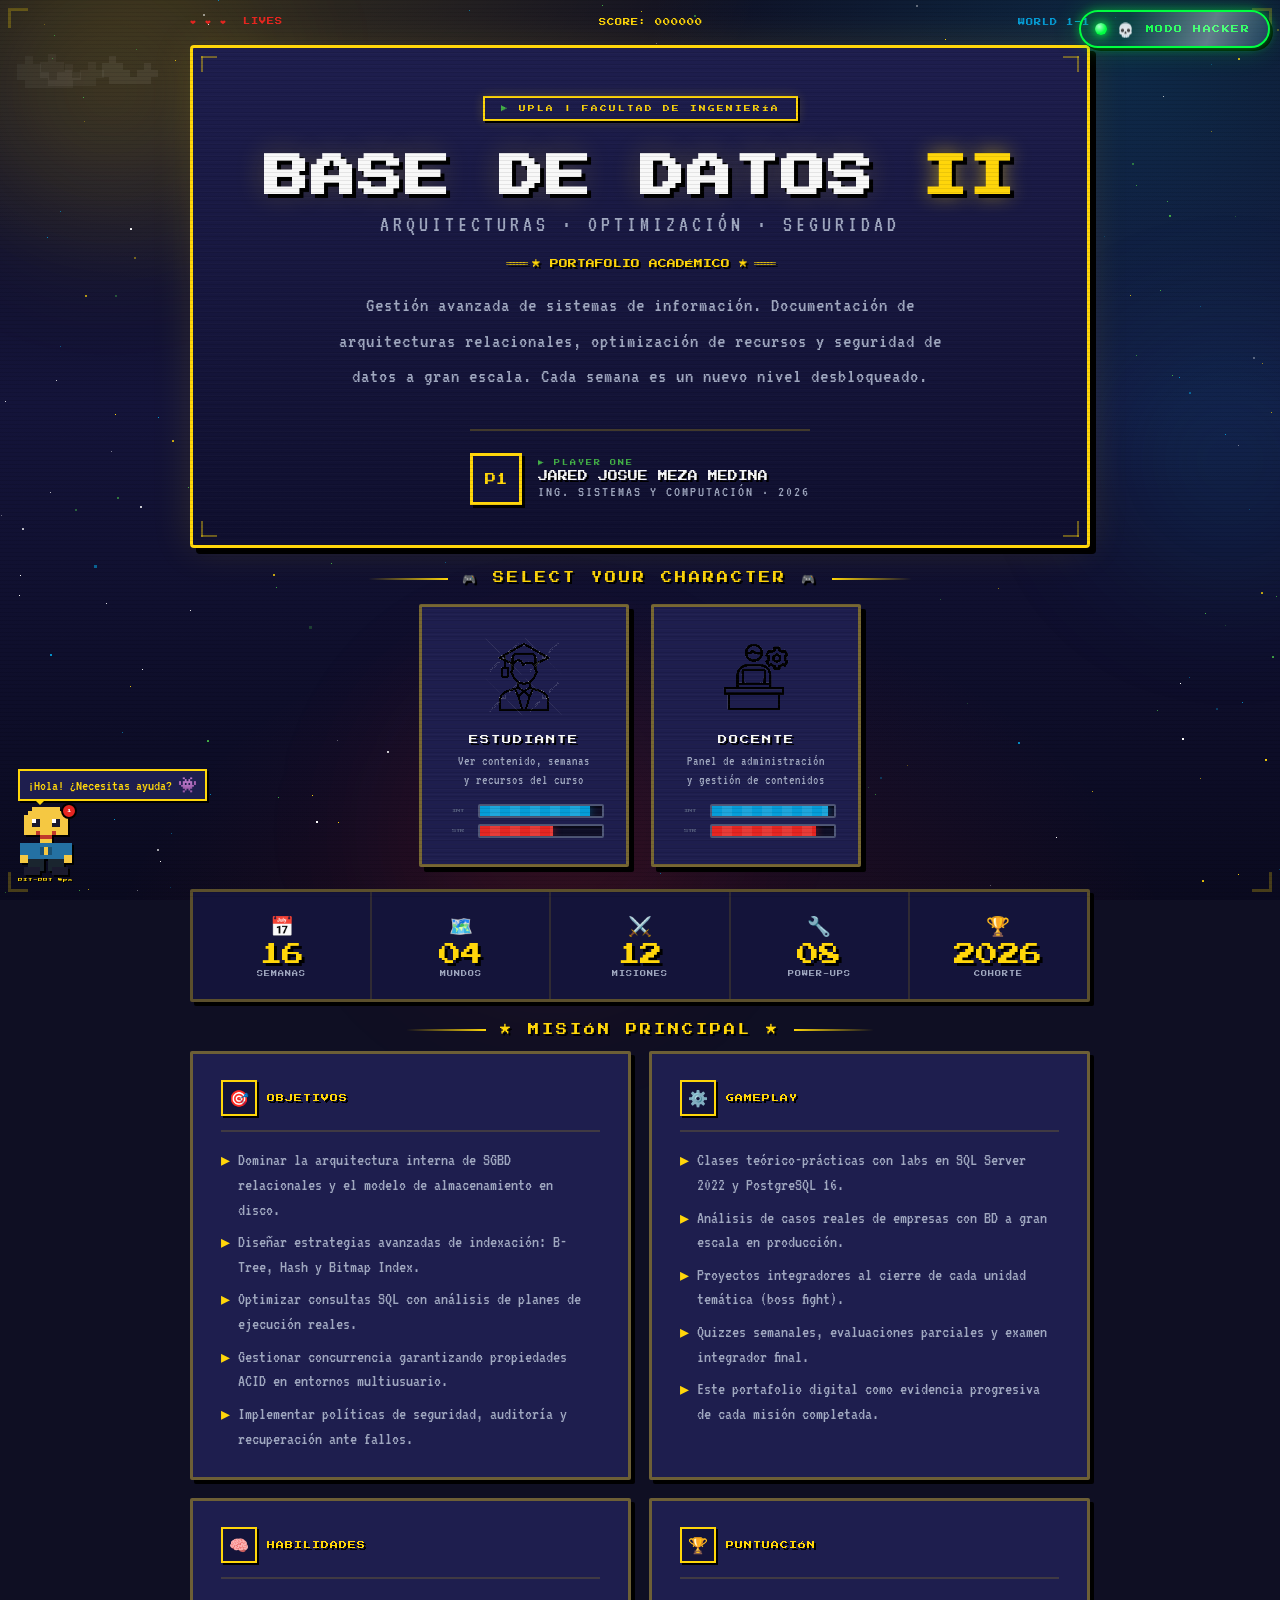
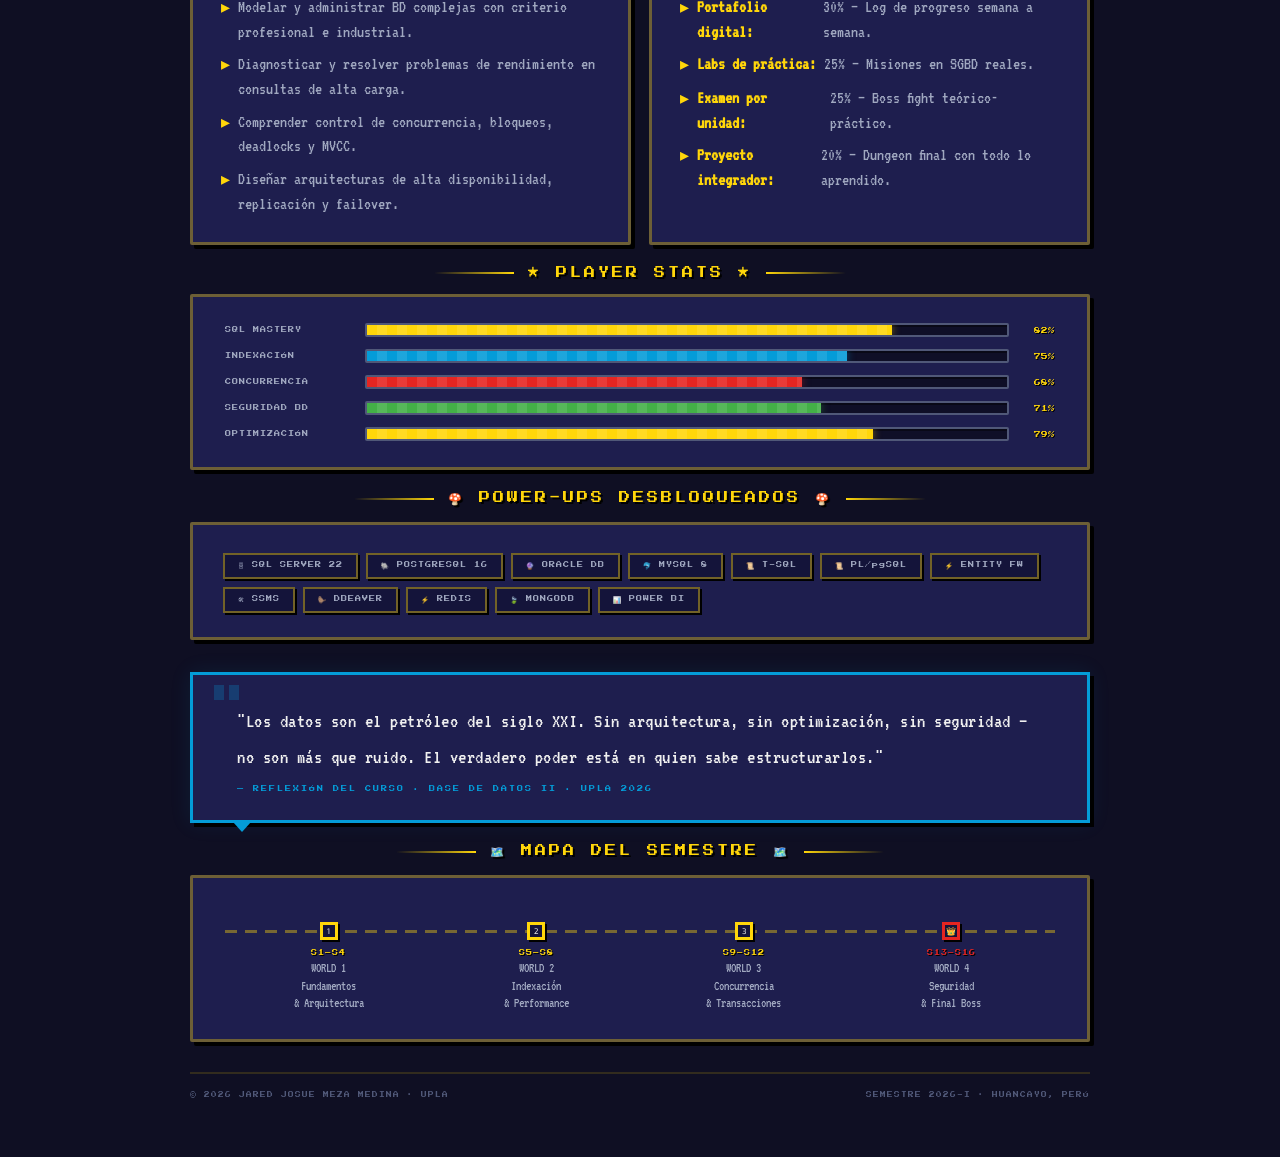
<file: index.html>
<!DOCTYPE html>
<html lang="es">
<head>
    <meta charset="UTF-8">
    <meta name="viewport" content="width=device-width, initial-scale=1.0">
    <title>BASE DE DATOS II — UPLA 2026</title>
    <link rel="stylesheet" href="style.css">
    <style>
    /* ── INDEX-SPECIFIC STYLES ── */

    /* HUD row (top of page) */
    .hud-row {
        display: flex;
        justify-content: space-between;
        align-items: center;
        max-width: 900px;
        width: 100%;
        padding: 8px 0 18px;
        font-family: 'Press Start 2P', monospace;
        font-size: 0.45rem;
        color: var(--text3);
        letter-spacing: 1px;
        animation: fadeUp 0.5s ease both;
    }
    .hud-lives  { color: var(--red);  }
    .hud-score  { color: var(--gold); }
    .hud-level  { color: var(--blue); }
    body.hacker-mode .hud-row { color: rgba(0,255,65,0.3); }
    body.hacker-mode .hud-lives,
    body.hacker-mode .hud-score,
    body.hacker-mode .hud-level { color: rgba(0,255,65,0.5); }

    /* ── HERO CARD ── */
    .hero-card {
        max-width: 900px; width: 100%;
        padding: 48px 52px 40px;
        border-radius: 4px;
        text-align: center;
        animation: fadeUp 0.7s 0.1s ease both;
        border: 3px solid var(--gold);
        box-shadow: 6px 6px 0 #000, 0 0 40px rgba(255,214,10,0.12);
        background: linear-gradient(180deg, #1e1e4e 0%, #0f0f2e 100%);
        position: relative;
        overflow: hidden;
        margin-bottom: 24px;
    }
    .hero-card::before {
        content: '';
        position: absolute;
        inset: 0;
        background: repeating-linear-gradient(
            0deg,
            transparent, transparent 5px,
            rgba(255,255,255,0.012) 5px, rgba(255,255,255,0.012) 6px
        );
        pointer-events: none;
    }
    /* animated color border */
    .hero-card { animation: fadeUp 0.7s 0.1s ease both, borderCycle 6s linear 1.5s infinite; }

    /* Pixel corner decorations inside card */
    .card-px-corner {
        position: absolute;
        width: 16px; height: 16px;
        pointer-events: none;
    }
    .card-px-corner::before, .card-px-corner::after {
        content: ''; position: absolute; background: var(--gold); opacity: 0.4;
    }
    .card-px-corner::before { width: 100%; height: 2px; top:0; left:0; }
    .card-px-corner::after  { width: 2px; height: 100%; top:0; left:0; }
    .card-px-corner.tl { top:8px; left:8px; }
    .card-px-corner.tr { top:8px; right:8px; transform:scaleX(-1); }
    .card-px-corner.bl { bottom:8px; left:8px; transform:scaleY(-1); }
    .card-px-corner.br { bottom:8px; right:8px; transform:scale(-1); }

    /* Guild badge */
    .guild-badge {
        display: inline-flex;
        align-items: center;
        gap: 8px;
        font-family: 'Press Start 2P', monospace;
        font-size: 0.42rem;
        letter-spacing: 2px;
        color: var(--gold);
        border: 2px solid var(--gold);
        padding: 7px 16px;
        box-shadow: 2px 2px 0 #000, 0 0 12px rgba(255,214,10,0.2);
        margin-bottom: 28px;
        display: inline-block;
    }
    .guild-badge .blink-cursor { color: var(--green); }
    body.hacker-mode .guild-badge {
        color: #00ff41 !important;
        border-color: rgba(0,255,65,0.5) !important;
        box-shadow: 0 0 12px rgba(0,255,65,0.2) !important;
    }

    /* Main title */
    .main-title {
        font-family: 'Press Start 2P', monospace;
        font-size: 2.8rem;
        line-height: 1.3;
        color: var(--white);
        text-shadow: 4px 4px 0 #000, 0 0 30px rgba(255,214,10,0.2);
        margin-bottom: 6px;
        animation: rgbPulse 3s ease infinite;
        letter-spacing: 2px;
    }
    .main-title .t-gold { color: var(--gold); text-shadow: 4px 4px 0 #000, 0 0 20px rgba(255,214,10,0.6); }
    body.hacker-mode .main-title {
        color: #00ff41 !important;
        animation: glitchUltra 2.5s infinite !important;
        text-shadow: 0 0 12px rgba(0,255,65,0.9), 0 0 40px rgba(0,255,65,0.4), 4px 4px 0 #000 !important;
    }
    body.hacker-mode .main-title .t-gold {
        color: #00b8ff !important;
        text-shadow: 0 0 12px rgba(0,184,255,0.8) !important;
    }

    .sub-title {
        font-family: 'VT323', monospace;
        font-size: 1.4rem;
        color: var(--text2);
        letter-spacing: 4px;
        margin-bottom: 22px;
        text-transform: uppercase;
    }
    body.hacker-mode .sub-title { color: rgba(0,255,65,0.45) !important; }

    /* Pixel divider */
    .px-divider {
        display: flex;
        align-items: center;
        justify-content: center;
        gap: 6px;
        margin: 18px auto;
        font-family: 'Press Start 2P', monospace;
        font-size: 0.55rem;
        color: var(--gold);
        text-shadow: 2px 2px 0 #000;
    }
    .px-divider::before, .px-divider::after {
        content: '══════';
        letter-spacing: -2px;
    }

    /* Hero description */
    .hero-desc {
        font-family: 'VT323', monospace;
        font-size: 1.3rem;
        color: var(--text2);
        line-height: 1.7;
        max-width: 640px;
        margin: 0 auto 30px;
        letter-spacing: 1px;
    }
    body.hacker-mode .hero-desc { color: rgba(0,255,65,0.55) !important; }

    /* Player card */
    .player-card {
        display: inline-flex;
        align-items: center;
        gap: 16px;
        border-top: 2px solid rgba(255,214,10,0.2);
        padding-top: 22px;
        margin-top: 6px;
    }
    body.hacker-mode .player-card { border-color: rgba(0,255,65,0.12) !important; }
    .player-avatar {
        width: 52px; height: 52px;
        background: var(--bg-card2);
        border: 3px solid var(--gold);
        box-shadow: 3px 3px 0 #000;
        display: flex; align-items: center; justify-content: center;
        font-family: 'Press Start 2P', monospace;
        font-size: 0.7rem; color: var(--gold);
        flex-shrink: 0;
    }
    body.hacker-mode .player-avatar {
        border-color: #00ff41 !important; color: #00ff41 !important;
        box-shadow: 0 0 10px rgba(0,255,65,0.4) !important;
    }
    .player-info { text-align: left; }
    .player-tag {
        font-family: 'Press Start 2P', monospace;
        font-size: 0.38rem; color: var(--green); letter-spacing: 2px; margin-bottom: 5px;
    }
    .player-name {
        font-family: 'Press Start 2P', monospace;
        font-size: 0.62rem; color: var(--white);
        text-shadow: 2px 2px 0 #000;
    }
    .player-class {
        font-family: 'VT323', monospace;
        font-size: 0.95rem; color: var(--text2); letter-spacing: 2px; margin-top: 3px;
    }
    body.hacker-mode .player-name  { color: #00ff41 !important; }
    body.hacker-mode .player-class { color: rgba(0,255,65,0.5) !important; }
    body.hacker-mode .player-tag   { color: rgba(0,255,65,0.6) !important; }

    /* ── STATS STRIP ── */
    .stats-strip {
        display: flex;
        max-width: 900px; width: 100%;
        border: 3px solid rgba(255,214,10,0.3);
        box-shadow: 4px 4px 0 #000;
        background: var(--bg-card2);
        margin-bottom: 22px;
        animation: fadeUp 0.7s 0.25s ease both;
    }
    .stat-cell {
        flex: 1;
        padding: 22px 16px;
        text-align: center;
        border-right: 2px solid rgba(255,214,10,0.12);
        position: relative;
        transition: background 0.2s;
    }
    .stat-cell:last-child { border-right: none; }
    .stat-cell:hover { background: rgba(255,214,10,0.05); }
    .stat-icon { font-size: 1.2rem; margin-bottom: 6px; display: block; }
    .stat-num {
        font-family: 'Press Start 2P', monospace;
        font-size: 1.4rem; color: var(--gold);
        text-shadow: 3px 3px 0 #000;
        display: block;
    }
    .stat-lbl {
        font-family: 'Press Start 2P', monospace;
        font-size: 0.38rem; color: var(--text2); letter-spacing: 1px;
        margin-top: 5px; display: block; text-transform: uppercase;
    }
    body.hacker-mode .stats-strip { border-color: rgba(0,255,65,0.2) !important; background: rgba(0,0,0,0.9) !important; }
    body.hacker-mode .stat-num { color: #00ff41 !important; text-shadow: 0 0 8px rgba(0,255,65,0.5) !important; }
    body.hacker-mode .stat-lbl { color: rgba(0,255,65,0.45) !important; }
    body.hacker-mode .stat-cell { border-color: rgba(0,255,65,0.1) !important; }

    /* ── INFO GRID ── */
    .info-grid {
        display: grid;
        grid-template-columns: 1fr 1fr;
        gap: 18px;
        max-width: 900px; width: 100%;
        margin-bottom: 22px;
        animation: fadeUp 0.7s 0.35s ease both;
    }
    .info-card {
        padding: 26px 28px;
        background: var(--bg-card);
        border: 3px solid rgba(255,214,10,0.35);
        box-shadow: 4px 4px 0 #000;
        border-radius: 2px;
    }
    .info-card:hover {
        transform: translate(-2px,-2px);
        box-shadow: 6px 6px 0 #000;
        border-color: var(--gold);
    }
    body.hacker-mode .info-card {
        background: rgba(5,5,5,0.95) !important;
        border-color: rgba(0,255,65,0.25) !important;
        box-shadow: 0 0 12px rgba(0,255,65,0.06) !important;
    }
    body.hacker-mode .info-card:hover { border-color: rgba(0,255,65,0.7) !important; box-shadow: 0 0 20px rgba(0,255,65,0.15) !important; }

    .card-header {
        display: flex; align-items: center; gap: 10px;
        margin-bottom: 16px;
        border-bottom: 2px solid rgba(255,214,10,0.15);
        padding-bottom: 14px;
    }
    body.hacker-mode .card-header { border-color: rgba(0,255,65,0.1) !important; }
    .card-icon {
        width: 36px; height: 36px;
        background: var(--bg-card2);
        border: 2px solid var(--gold);
        box-shadow: 2px 2px 0 #000;
        display: flex; align-items: center; justify-content: center;
        font-size: 1rem; flex-shrink: 0;
    }
    body.hacker-mode .card-icon { border-color: rgba(0,255,65,0.4) !important; box-shadow: 0 0 8px rgba(0,255,65,0.15) !important; }
    .card-title {
        font-family: 'Press Start 2P', monospace;
        font-size: 0.5rem; letter-spacing: 1px; color: var(--gold);
        text-shadow: 2px 2px 0 #000; line-height: 1.5;
    }
    body.hacker-mode .card-title { color: #00ff41 !important; text-shadow: 0 0 6px rgba(0,255,65,0.4) !important; }

    .ilist { list-style: none; display: flex; flex-direction: column; gap: 8px; }
    .ilist li {
        font-family: 'VT323', monospace;
        font-size: 1.1rem; color: var(--text2);
        line-height: 1.4;
        display: flex; align-items: flex-start; gap: 8px;
    }
    .ilist li::before { content: '▸'; color: var(--gold); flex-shrink: 0; margin-top: 1px; }
    body.hacker-mode .ilist li { color: rgba(0,255,65,0.65) !important; }
    body.hacker-mode .ilist li::before { color: #00ff41 !important; }

    /* ── STATS / XP CARD ── */
    .xp-card {
        max-width: 900px; width: 100%;
        padding: 26px 32px;
        background: var(--bg-card);
        border: 3px solid rgba(255,214,10,0.35);
        box-shadow: 4px 4px 0 #000;
        margin-bottom: 22px;
        animation: fadeUp 0.7s 0.4s ease both;
    }
    .xp-row { display: flex; flex-direction: column; gap: 12px; }
    .xp-item { display: grid; grid-template-columns: 130px 1fr 36px; align-items: center; gap: 10px; }
    .xp-name {
        font-family: 'Press Start 2P', monospace;
        font-size: 0.38rem; color: var(--text2); letter-spacing: 1px;
    }
    .xp-val {
        font-family: 'Press Start 2P', monospace;
        font-size: 0.42rem; color: var(--gold); text-align: right;
        text-shadow: 1px 1px 0 #000;
    }
    body.hacker-mode .xp-card { background: rgba(5,5,5,0.95) !important; border-color: rgba(0,255,65,0.2) !important; }
    body.hacker-mode .xp-name { color: rgba(0,255,65,0.5) !important; }
    body.hacker-mode .xp-val  { color: #00ff41 !important; }
    body.hacker-mode .pixel-bar-wrap { border-color: rgba(0,255,65,0.2) !important; }
    body.hacker-mode .pixel-bar-fill { background-color: #00ff41 !important; box-shadow: 0 0 8px rgba(0,255,65,0.4) !important; }

    /* ── POWER-UPS (tech stack) ── */
    .powerups-card {
        max-width: 900px; width: 100%;
        padding: 24px 30px;
        background: var(--bg-card);
        border: 3px solid rgba(255,214,10,0.35);
        box-shadow: 4px 4px 0 #000;
        margin-bottom: 22px;
        animation: fadeUp 0.7s 0.45s ease both;
    }
    .powerup-pills { display: flex; flex-wrap: wrap; gap: 8px; margin-top: 4px; }
    .pu-pill {
        font-family: 'Press Start 2P', monospace;
        font-size: 0.38rem;
        padding: 7px 13px;
        background: var(--bg-card2);
        border: 2px solid rgba(255,214,10,0.4);
        box-shadow: 2px 2px 0 #000;
        color: var(--text2);
        cursor: default;
        transition: all 0.1s;
        letter-spacing: 1px;
    }
    .pu-pill:hover {
        transform: translate(-1px,-1px);
        box-shadow: 3px 3px 0 #000;
        border-color: var(--gold);
        color: var(--gold);
        background: rgba(255,214,10,0.08);
    }
    body.hacker-mode .powerups-card { background: rgba(5,5,5,0.95) !important; border-color: rgba(0,255,65,0.2) !important; }
    body.hacker-mode .pu-pill { background: transparent !important; border-color: rgba(0,255,65,0.2) !important; color: rgba(0,255,65,0.55) !important; box-shadow: none !important; }
    body.hacker-mode .pu-pill:hover { border-color: rgba(0,255,65,0.7) !important; color: #00ff41 !important; box-shadow: 0 0 10px rgba(0,255,65,0.2) !important; }

    /* ── SPEECH BUBBLE (quote) ── */
    .speech-bubble {
        max-width: 900px; width: 100%;
        padding: 28px 36px 28px 44px;
        background: var(--bg-card);
        border: 3px solid var(--blue);
        box-shadow: 4px 4px 0 #000, 0 0 20px rgba(4,156,216,0.1);
        position: relative;
        margin-bottom: 22px;
        animation: fadeUp 0.7s 0.5s ease both;
    }
    .speech-bubble::before {
        content: '"';
        position: absolute; left: 16px; top: 10px;
        font-family: 'Press Start 2P', monospace;
        font-size: 2.5rem; color: var(--blue); opacity: 0.25;
        line-height: 1;
    }
    /* Pixel tail */
    .speech-bubble::after {
        content: '';
        position: absolute; bottom: -12px; left: 40px;
        width: 18px; height: 10px;
        background: var(--blue);
        clip-path: polygon(0 0, 100% 0, 50% 100%);
    }
    body.hacker-mode .speech-bubble { border-color: rgba(0,255,65,0.4) !important; box-shadow: 0 0 16px rgba(0,255,65,0.1) !important; }
    body.hacker-mode .speech-bubble::before { color: rgba(0,255,65,0.2) !important; }
    body.hacker-mode .speech-bubble::after { background: rgba(0,255,65,0.4) !important; }
    .quote-text {
        font-family: 'VT323', monospace;
        font-size: 1.3rem;
        color: var(--text);
        line-height: 1.7;
        margin-bottom: 12px;
        letter-spacing: 0.5px;
    }
    .quote-author {
        font-family: 'Press Start 2P', monospace;
        font-size: 0.38rem; color: var(--blue); letter-spacing: 2px;
    }
    body.hacker-mode .quote-text   { color: rgba(0,255,65,0.75) !important; }
    body.hacker-mode .quote-author { color: rgba(0,255,65,0.4) !important; }

    /* ── SELECT CHARACTER ── */
    .select-section {
        max-width: 900px; width: 100%;
        margin-bottom: 22px;
        animation: fadeUp 0.7s 0.55s ease both;
    }
    .chars-row { display: flex; gap: 22px; justify-content: center; }
    .role-card {
        width: 210px;
        padding: 30px 22px 26px;
        border: none;
        cursor: pointer;
        display: flex; flex-direction: column; align-items: center;
        background: var(--bg-card);
        border: 3px solid rgba(255,214,10,0.4);
        box-shadow: 5px 5px 0 #000;
        border-radius: 2px;
        transition: transform 0.1s, box-shadow 0.1s, border-color 0.2s;
        position: relative; overflow: hidden;
    }
    .role-card:hover {
        transform: translate(-3px,-3px);
        box-shadow: 8px 8px 0 #000;
        border-color: var(--gold);
    }
    .role-card:active { transform: translate(2px,2px); box-shadow: 3px 3px 0 #000; }
    /* Scanline on card */
    .role-card::before {
        content: '';
        position: absolute; inset: 0;
        background: repeating-linear-gradient(0deg,transparent,transparent 4px,rgba(255,255,255,0.02) 4px,rgba(255,255,255,0.02) 5px);
        pointer-events: none;
    }
    /* Press to select indicator */
    .role-card::after {
        content: 'PRESS A';
        position: absolute; bottom: 8px;
        font-family: 'Press Start 2P', monospace;
        font-size: 0.3rem; color: var(--gold); opacity: 0;
        letter-spacing: 1px;
        transition: opacity 0.2s;
    }
    .role-card:hover::after { opacity: 0.7; animation: blink 0.8s step-end infinite; }

    body.hacker-mode .role-card {
        background: rgba(5,5,5,0.95) !important;
        border-color: rgba(0,255,65,0.3) !important;
        box-shadow: 0 0 20px rgba(0,255,65,0.08) !important;
    }
    body.hacker-mode .role-card:hover {
        transform: translate(-3px,-3px);
        border-color: rgba(0,255,65,0.9) !important;
        box-shadow: 0 0 30px rgba(0,255,65,0.35), 8px 8px 0 rgba(0,255,65,0.2) !important;
    }
    body.hacker-mode .role-card::after { color: #00ff41 !important; }

    .role-icon {
        width: 80px; height: 80px;
        margin-bottom: 18px;
        animation: pixelBounce 2s ease-in-out infinite;
        image-rendering: pixelated;
    }
    body.hacker-mode .role-icon {
        filter: drop-shadow(0 0 8px rgba(0,255,65,0.7)) saturate(0) brightness(0) invert(1) sepia(1) saturate(5) hue-rotate(90deg);
    }
    .role-lbl {
        font-family: 'Press Start 2P', monospace;
        font-size: 0.58rem; font-weight: 400;
        letter-spacing: 2px; color: var(--white);
        text-shadow: 2px 2px 0 #000;
        margin-bottom: 8px;
    }
    body.hacker-mode .role-lbl { color: #00ff41 !important; text-shadow: 0 0 8px rgba(0,255,65,0.5) !important; }
    .role-sub {
        font-family: 'VT323', monospace;
        font-size: 0.85rem; color: var(--text2);
        letter-spacing: 1px; text-align: center; line-height: 1.4;
    }
    body.hacker-mode .role-sub { color: rgba(0,255,65,0.4) !important; }
    /* Stat bars under character */
    .char-stats { width: 100%; margin-top: 14px; display: flex; flex-direction: column; gap: 6px; }
    .char-stat-row { display: flex; align-items: center; gap: 6px; }
    .char-stat-name {
        font-family: 'Press Start 2P', monospace;
        font-size: 0.28rem; color: var(--text3); width: 28px; flex-shrink: 0;
    }

    /* ── WORLD MAP TIMELINE ── */
    .world-card {
        max-width: 900px; width: 100%;
        padding: 26px 32px;
        background: var(--bg-card);
        border: 3px solid rgba(255,214,10,0.35);
        box-shadow: 4px 4px 0 #000;
        margin-bottom: 22px;
        animation: fadeUp 0.7s 0.6s ease both;
    }
    .worlds-row { display: flex; gap: 0; position: relative; margin-top: 8px; }
    .worlds-row::before {
        content: '';
        position: absolute; top: 18px; left: 0; right: 0; height: 3px;
        background: repeating-linear-gradient(90deg, var(--gold) 0, var(--gold) 12px, transparent 12px, transparent 20px);
        z-index: 0; opacity: 0.4;
    }
    body.hacker-mode .worlds-row::before {
        background: repeating-linear-gradient(90deg, #00ff41 0, #00ff41 12px, transparent 12px, transparent 20px);
    }
    .world-item { flex: 1; text-align: center; position: relative; padding-top: 38px; }
    .world-dot {
        width: 18px; height: 18px;
        border: 3px solid var(--gold);
        background: var(--bg-card2);
        box-shadow: 2px 2px 0 #000;
        position: absolute; top: 10px; left: 50%;
        transform: translateX(-50%);
        z-index: 1;
        display: flex; align-items: center; justify-content: center;
        font-size: 0.5rem;
        cursor: pointer;
        transition: all 0.15s;
    }
    .world-dot:hover { background: var(--gold); transform: translateX(-50%) translate(-1px,-1px); box-shadow: 3px 3px 0 #000; }
    body.hacker-mode .world-dot { border-color: #00ff41 !important; background: #050505 !important; box-shadow: 0 0 8px rgba(0,255,65,0.3) !important; }
    body.hacker-mode .world-dot:hover { background: #00ff41 !important; }
    .world-lbl {
        font-family: 'Press Start 2P', monospace;
        font-size: 0.38rem; color: var(--gold); letter-spacing: 1px;
        text-shadow: 1px 1px 0 #000;
    }
    .world-name {
        font-family: 'VT323', monospace;
        font-size: 0.85rem; color: var(--text2); margin-top: 4px; line-height: 1.3;
    }
    body.hacker-mode .world-lbl { color: #00ff41 !important; }
    body.hacker-mode .world-name { color: rgba(0,255,65,0.5) !important; }

    /* ── FOOTER ── */
    .index-footer {
        max-width: 900px; width: 100%;
        display: flex; justify-content: space-between; align-items: center;
        border-top: 2px solid rgba(255,214,10,0.15);
        padding-top: 18px;
        margin-top: 8px;
        animation: fadeUp 0.7s 0.65s ease both;
    }
    .footer-l, .footer-r {
        font-family: 'Press Start 2P', monospace;
        font-size: 0.36rem; color: var(--text3); letter-spacing: 1px;
    }
    body.hacker-mode .footer-l, body.hacker-mode .footer-r { color: rgba(0,255,65,0.25) !important; }

    @media (max-width: 700px) {
        .main-title { font-size: 1.6rem; }
        .info-grid   { grid-template-columns: 1fr; }
        .chars-row   { flex-direction: column; align-items: center; }
        .hero-card   { padding: 32px 20px 28px; }
        .hud-row     { font-size: 0.38rem; }
        .stats-strip { flex-wrap: wrap; }
        .stat-cell   { flex: 1 1 45%; }
        .index-footer { flex-direction: column; gap: 10px; text-align: center; }
        .worlds-row  { flex-direction: column; gap: 14px; }
        .worlds-row::before { display: none; }
    }
    </style>
</head>
<body>

<!-- ══ AMBIENT GLOW ══ -->
<div class="glow-orb o1"></div>
<div class="glow-orb o2"></div>
<div class="glow-orb o3"></div>

<!-- ══ CANVAS LAYERS ══ -->
<canvas id="c-stars"></canvas>
<canvas id="c-matrix"></canvas>
<canvas id="c-grid"></canvas>
<canvas id="c-particles"></canvas>

<!-- ══ HACKER MODE FAB (always visible, top-right, every page) ══ -->
<div class="hacker-fab-wrap">
    <button type="button" class="hacker-toggle" id="hacker-fab" onclick="toggleHackerMode()" aria-pressed="false">
        <span class="ht-dot"></span>
        <span class="ht-icon">💀</span>
        <span class="ht-label">MODO HACKER</span>
    </button>
    <input type="checkbox" id="mode-toggle" onchange="applyMode()" style="display:none;">
</div>

<!-- ══ OVERLAYS ══ -->
<div id="scan-bar"></div>
<div class="corner-hud tl"><svg width="44" height="44"><polyline points="0,44 0,0 44,0"/></svg></div>
<div class="corner-hud tr"><svg width="44" height="44"><polyline points="0,44 0,0 44,0"/></svg></div>
<div class="corner-hud bl"><svg width="44" height="44"><polyline points="0,44 0,0 44,0"/></svg></div>
<div class="corner-hud br"><svg width="44" height="44"><polyline points="0,44 0,0 44,0"/></svg></div>
<div class="px-corner tl"></div>
<div class="px-corner tr"></div>
<div class="px-corner bl"></div>
<div class="px-corner br"></div>

<!-- ══ CURSOR ══ -->
<div id="hk-cursor"></div>
<div id="hk-dot"></div>

<!-- ══ HEX CLOCK ══ -->
<div id="hx-clock">
    <div class="hxc-time">0x00:0x00:0x00</div>
    <div id="hxc-date">0x00/0x00/0x0000</div>
    <div id="hxc-epoch">UNIX: 0x00000000</div>
</div>

<!-- ══ DATA STREAMS ══ -->
<div class="data-stream L" id="dsL"></div>
<div class="data-stream R" id="dsR"></div>

<!-- ══ LOG CONSOLE ══ -->
<div id="log-console">
    <div class="log-header">SYS_STATUS: ACTIVE</div>
    <div id="log-lines"></div>
</div>

<!-- ══ HACK OVERLAY ══ -->
<div id="hack-overlay">
    <div id="ho-title">INICIANDO ACCESO_SEGURO</div>
    <div style="font-size:.6rem;color:rgba(0,255,65,.5);letter-spacing:3px;margin-bottom:12px;">VERIFICANDO CREDENCIALES...</div>
    <div id="ho-bar"><div id="ho-fill"></div></div>
    <div id="ho-pct">0%</div>
    <div id="ho-lines"></div>
</div>

<!-- ══ SCREEN WIPE (retro transition) ══ -->
<div id="screen-wipe"></div>

<!-- ══ ACHIEVEMENT TOAST ══ -->
<div id="achievement">
    <div class="achievement-box">
        <div class="achievement-icon">🎮</div>
        <div class="achievement-text">
            <div class="achievement-title">ACHIEVEMENT</div>
            <div class="achievement-name">Loading...</div>
        </div>
    </div>
</div>

<!-- ══════════════════════════════════════════
     MAIN PAGE
═══════════════════════════════════════════ -->
<div class="page-wrap" id="page-wrap">

    <!-- HUD ROW -->
    <div class="hud-row">
        <span class="hud-lives">❤ ❤ ❤ &nbsp;LIVES</span>
        <span class="hud-score">SCORE: <span id="score-display">000000</span></span>
        <span class="hud-level">WORLD 1-1</span>
    </div>

    <!-- HERO CARD -->
    <div class="hero-card">
        <div class="card-px-corner tl"></div>
        <div class="card-px-corner tr"></div>
        <div class="card-px-corner bl"></div>
        <div class="card-px-corner br"></div>

        <div class="guild-badge">
            <span class="blink-cursor">▶</span>
            UPLA | FACULTAD DE INGENIERÍA
        </div>

        <h1 class="main-title" id="main-title">
            BASE DE DATOS <span class="t-gold" id="title-span">II</span>
        </h1>
        <p class="sub-title" data-decrypt="ARQUITECTURAS · OPTIMIZACIÓN · SEGURIDAD"
                             id="sub-title">ARQUITECTURAS · OPTIMIZACIÓN · SEGURIDAD</p>

        <div class="px-divider">★ PORTAFOLIO ACADÉMICO ★</div>

        <p class="hero-desc" data-decrypt="Gestión avanzada de sistemas de información. Documentación de arquitecturas relacionales, optimización de recursos y seguridad de datos a gran escala. Cada semana es un nuevo nivel desbloqueado."
           id="hero-desc">
            Gestión avanzada de sistemas de información. Documentación de
            arquitecturas relacionales, optimización de recursos y seguridad
            de datos a gran escala. Cada semana es un nuevo nivel desbloqueado.
        </p>

        <div class="player-card">
            <div class="player-avatar">P1</div>
            <div class="player-info">
                <div class="player-tag">▶ PLAYER ONE</div>
                <div class="player-name" id="p-name" data-decrypt="JARED JOSUE MEZA MEDINA">JARED JOSUE MEZA MEDINA</div>
                <div class="player-class">ING. SISTEMAS Y COMPUTACIÓN · 2026</div>
            </div>
        </div>
    </div>
<!-- SELECT CHARACTER -->
    <div class="select-section">
        <div class="section-header" style="margin-bottom:18px;">
            🎮 SELECT YOUR CHARACTER 🎮
        </div>
        <div class="chars-row">
            <button onclick="navigate('estudiante')" class="role-card">
                <img src="estudiante.png" alt="Estudiante" class="role-icon">
                <span class="role-lbl" data-text="ESTUDIANTE">ESTUDIANTE</span>
                <span class="role-sub">Ver contenido, semanas<br>y recursos del curso</span>
                <div class="char-stats">
                    <div class="char-stat-row">
                        <span class="char-stat-name">INT</span>
                        <div class="pixel-bar-wrap" style="flex:1;">
                            <div class="pixel-bar-fill blue" data-width="90"></div>
                        </div>
                    </div>
                    <div class="char-stat-row">
                        <span class="char-stat-name">STR</span>
                        <div class="pixel-bar-wrap" style="flex:1;">
                            <div class="pixel-bar-fill red" data-width="60"></div>
                        </div>
                    </div>
                </div>
            </button>

            <button onclick="navigate('admin')" class="role-card">
                <img src="administrador.png" alt="Docente" class="role-icon" style="animation-delay:0.3s;">
                <span class="role-lbl" data-text="DOCENTE">DOCENTE</span>
                <span class="role-sub">Panel de administración<br>y gestión de contenidos</span>
                <div class="char-stats">
                    <div class="char-stat-row">
                        <span class="char-stat-name">INT</span>
                        <div class="pixel-bar-wrap" style="flex:1;">
                            <div class="pixel-bar-fill blue" data-width="95"></div>
                        </div>
                    </div>
                    <div class="char-stat-row">
                        <span class="char-stat-name">STR</span>
                        <div class="pixel-bar-wrap" style="flex:1;">
                            <div class="pixel-bar-fill red" data-width="85"></div>
                        </div>
                    </div>
                </div>
            </button>
        </div>
    </div>
    <!-- STATS STRIP -->
    <div class="stats-strip pixel-card" style="border-radius:2px;">
        <div class="stat-cell">
            <span class="stat-icon">📅</span>
            <span class="stat-num">16</span>
            <span class="stat-lbl">SEMANAS</span>
        </div>
        <div class="stat-cell">
            <span class="stat-icon">🗺️</span>
            <span class="stat-num">04</span>
            <span class="stat-lbl">MUNDOS</span>
        </div>
        <div class="stat-cell">
            <span class="stat-icon">⚔️</span>
            <span class="stat-num">12</span>
            <span class="stat-lbl">MISIONES</span>
        </div>
        <div class="stat-cell">
            <span class="stat-icon">🔧</span>
            <span class="stat-num">08</span>
            <span class="stat-lbl">POWER-UPS</span>
        </div>
        <div class="stat-cell">
            <span class="stat-icon">🏆</span>
            <span class="stat-num">2026</span>
            <span class="stat-lbl">COHORTE</span>
        </div>
    </div>

    <!-- SECTION: MISIÓN PRINCIPAL -->
    <div class="section-header" style="max-width:900px;width:100%;margin-bottom:16px;animation:fadeUp .7s .32s ease both;">
        ★ MISIÓN PRINCIPAL ★
    </div>

    <div class="info-grid">
        <div class="info-card">
            <div class="card-header">
                <div class="card-icon">🎯</div>
                <div class="card-title">OBJETIVOS</div>
            </div>
            <ul class="ilist">
                <li>Dominar la arquitectura interna de SGBD relacionales y el modelo de almacenamiento en disco.</li>
                <li>Diseñar estrategias avanzadas de indexación: B-Tree, Hash y Bitmap Index.</li>
                <li>Optimizar consultas SQL con análisis de planes de ejecución reales.</li>
                <li>Gestionar concurrencia garantizando propiedades ACID en entornos multiusuario.</li>
                <li>Implementar políticas de seguridad, auditoría y recuperación ante fallos.</li>
            </ul>
        </div>
        <div class="info-card">
            <div class="card-header">
                <div class="card-icon">⚙️</div>
                <div class="card-title">GAMEPLAY</div>
            </div>
            <ul class="ilist">
                <li>Clases teórico-prácticas con labs en SQL Server 2022 y PostgreSQL 16.</li>
                <li>Análisis de casos reales de empresas con BD a gran escala en producción.</li>
                <li>Proyectos integradores al cierre de cada unidad temática (boss fight).</li>
                <li>Quizzes semanales, evaluaciones parciales y examen integrador final.</li>
                <li>Este portafolio digital como evidencia progresiva de cada misión completada.</li>
            </ul>
        </div>
        <div class="info-card">
            <div class="card-header">
                <div class="card-icon">🧠</div>
                <div class="card-title">HABILIDADES</div>
            </div>
            <ul class="ilist">
                <li>Modelar y administrar BD complejas con criterio profesional e industrial.</li>
                <li>Diagnosticar y resolver problemas de rendimiento en consultas de alta carga.</li>
                <li>Comprender control de concurrencia, bloqueos, deadlocks y MVCC.</li>
                <li>Diseñar arquitecturas de alta disponibilidad, replicación y failover.</li>
            </ul>
        </div>
        <div class="info-card">
            <div class="card-header">
                <div class="card-icon">🏆</div>
                <div class="card-title">PUNTUACIÓN</div>
            </div>
            <ul class="ilist">
                <li><strong style="color:var(--gold);">Portafolio digital:</strong> 30% — Log de progreso semana a semana.</li>
                <li><strong style="color:var(--gold);">Labs de práctica:</strong> 25% — Misiones en SGBD reales.</li>
                <li><strong style="color:var(--gold);">Examen por unidad:</strong> 25% — Boss fight teórico-práctico.</li>
                <li><strong style="color:var(--gold);">Proyecto integrador:</strong> 20% — Dungeon final con todo lo aprendido.</li>
            </ul>
        </div>
    </div>

    <!-- PLAYER STATS / XP BARS -->
    <div class="section-header" style="max-width:900px;width:100%;margin-bottom:16px;animation:fadeUp .7s .38s ease both;">
        ★ PLAYER STATS ★
    </div>
    <div class="xp-card pixel-card" style="border-radius:2px;">
        <div class="xp-row">
            <div class="xp-item">
                <span class="xp-name">SQL MASTERY</span>
                <div class="pixel-bar-wrap">
                    <div class="pixel-bar-fill" data-width="82"></div>
                </div>
                <span class="xp-val">82%</span>
            </div>
            <div class="xp-item">
                <span class="xp-name">INDEXACIÓN</span>
                <div class="pixel-bar-wrap">
                    <div class="pixel-bar-fill blue" data-width="75"></div>
                </div>
                <span class="xp-val">75%</span>
            </div>
            <div class="xp-item">
                <span class="xp-name">CONCURRENCIA</span>
                <div class="pixel-bar-wrap">
                    <div class="pixel-bar-fill red" data-width="68"></div>
                </div>
                <span class="xp-val">68%</span>
            </div>
            <div class="xp-item">
                <span class="xp-name">SEGURIDAD BD</span>
                <div class="pixel-bar-wrap">
                    <div class="pixel-bar-fill green" data-width="71"></div>
                </div>
                <span class="xp-val">71%</span>
            </div>
            <div class="xp-item">
                <span class="xp-name">OPTIMIZACIÓN</span>
                <div class="pixel-bar-wrap">
                    <div class="pixel-bar-fill" data-width="79"></div>
                </div>
                <span class="xp-val">79%</span>
            </div>
        </div>
    </div>

    <!-- POWER-UPS (tech stack) -->
    <div class="section-header" style="max-width:900px;width:100%;margin-bottom:16px;animation:fadeUp .7s .43s ease both;">
        🍄 POWER-UPS DESBLOQUEADOS 🍄
    </div>
    <div class="powerups-card pixel-card" style="border-radius:2px;">
        <div class="powerup-pills">
            <span class="pu-pill" data-sound-hover>🗄 SQL SERVER 22</span>
            <span class="pu-pill" data-sound-hover>🐘 POSTGRESQL 16</span>
            <span class="pu-pill" data-sound-hover>🔮 ORACLE DB</span>
            <span class="pu-pill" data-sound-hover>🐬 MYSQL 8</span>
            <span class="pu-pill" data-sound-hover>📜 T-SQL</span>
            <span class="pu-pill" data-sound-hover>📜 PL/pgSQL</span>
            <span class="pu-pill" data-sound-hover>⚡ ENTITY FW</span>
            <span class="pu-pill" data-sound-hover>🛠 SSMS</span>
            <span class="pu-pill" data-sound-hover>🦫 DBEAVER</span>
            <span class="pu-pill" data-sound-hover>⚡ REDIS</span>
            <span class="pu-pill" data-sound-hover>🍃 MONGODB</span>
            <span class="pu-pill" data-sound-hover>📊 POWER BI</span>
        </div>
    </div>

    <!-- SPEECH BUBBLE / QUOTE -->
    <div class="speech-bubble" style="margin-top:10px;">
        <div class="quote-text" id="q-text" data-decrypt='"Los datos son el petróleo del siglo XXI. Sin arquitectura, sin optimización, sin seguridad — no son más que ruido. El verdadero poder está en quien sabe estructurarlos."'>
            "Los datos son el petróleo del siglo XXI. Sin arquitectura, sin
            optimización, sin seguridad — no son más que ruido. El verdadero
            poder está en quien sabe estructurarlos."
        </div>
        <div class="quote-author" id="q-author">— REFLEXIÓN DEL CURSO · BASE DE DATOS II · UPLA 2026</div>
    </div>


    <!-- WORLD MAP / TIMELINE -->
    <div class="section-header" style="max-width:900px;width:100%;margin-bottom:16px;animation:fadeUp .7s .58s ease both;">
        🗺️ MAPA DEL SEMESTRE 🗺️
    </div>
    <div class="world-card pixel-card" style="border-radius:2px;">
        <div class="worlds-row">
            <div class="world-item">
                <div class="world-dot">1</div>
                <div class="world-lbl">S1–S4</div>
                <div class="world-name">WORLD 1<br>Fundamentos<br>& Arquitectura</div>
            </div>
            <div class="world-item">
                <div class="world-dot">2</div>
                <div class="world-lbl">S5–S8</div>
                <div class="world-name">WORLD 2<br>Indexación<br>& Performance</div>
            </div>
            <div class="world-item">
                <div class="world-dot">3</div>
                <div class="world-lbl">S9–S12</div>
                <div class="world-name">WORLD 3<br>Concurrencia<br>& Transacciones</div>
            </div>
            <div class="world-item">
                <div class="world-dot" style="border-color:var(--red);">👑</div>
                <div class="world-lbl" style="color:var(--red);">S13–S16</div>
                <div class="world-name">WORLD 4<br>Seguridad<br>& Final Boss</div>
            </div>
        </div>
    </div>

    <!-- FOOTER -->
    <div class="index-footer">
        <div class="footer-l">© 2026 JARED JOSUE MEZA MEDINA · UPLA</div>
        <div class="footer-r">SEMESTRE 2026-I · HUANCAYO, PERÚ</div>
    </div>

</div><!-- /page-wrap -->

<script src="main.js"></script>

<script>
// Index-specific: pill hover sounds
document.addEventListener('DOMContentLoaded', () => {
    document.querySelectorAll('[data-sound-hover]').forEach(el => {
        el.addEventListener('mouseenter', () => {
            if (!isHacker) playJump();
        });
        el.addEventListener('click', () => {
            if (!isHacker) { playCoin(); addScore(10); }
        });
    });
    // World dot interactions
    document.querySelectorAll('.world-dot').forEach((dot, i) => {
        dot.addEventListener('click', () => {
            playCoin(); addScore(50);
            showAchievement('🗺️', 'WORLD ' + (i+1), 'SELECCIONADO');
        });
    });
});
</script>
</body>
</html>
</file>
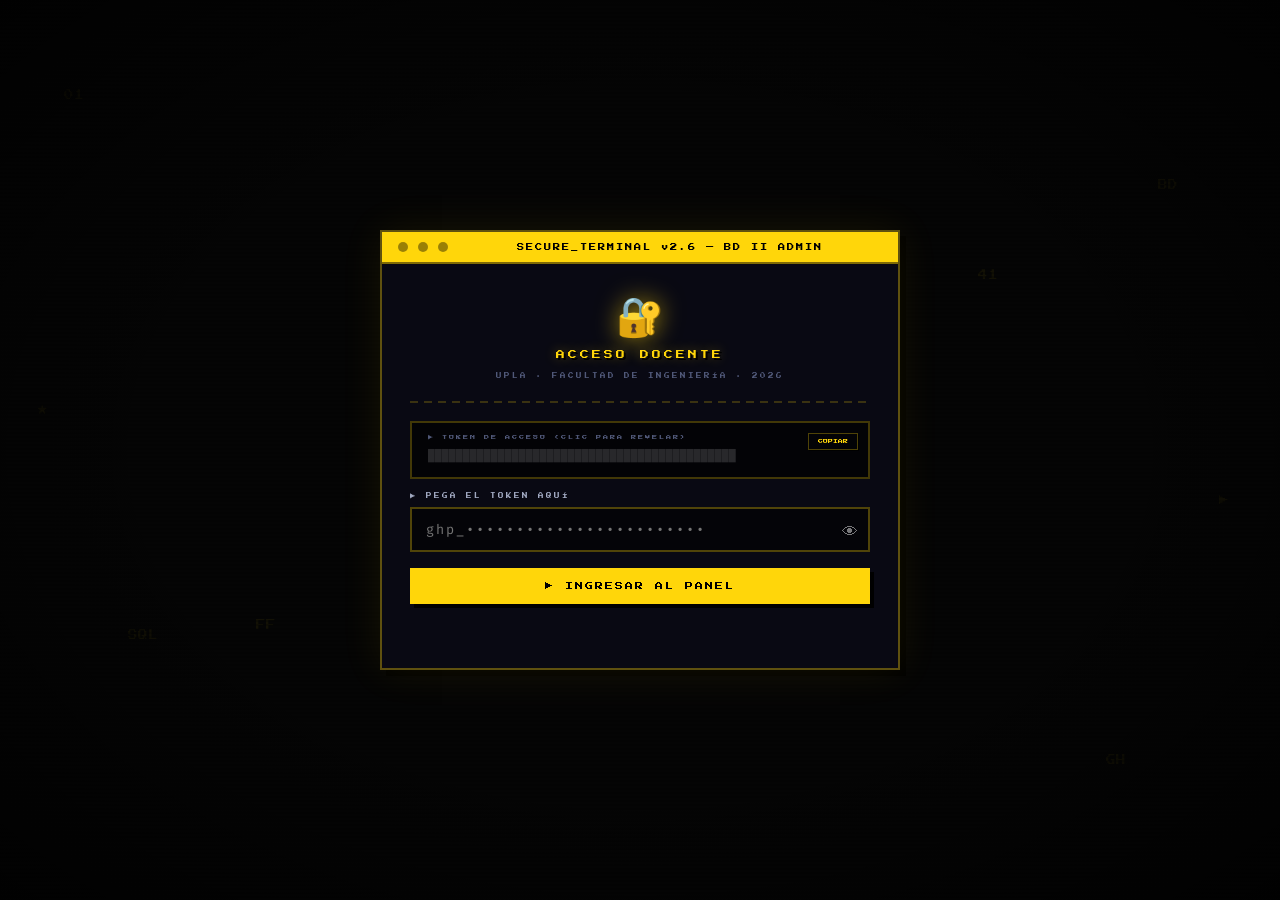
<file: admin.html>
<!DOCTYPE html>
<html lang="es">
<head>
    <meta charset="UTF-8">
    <meta name="viewport" content="width=device-width, initial-scale=1.0">
    <title>ADMIN — Portafolio BD II</title>
    <link rel="stylesheet" href="style.css">
    <style>
    /* ============================================================
       ADMIN.HTML — SPECIFIC STYLES
    ============================================================ */

    /* ── TOKEN SCREEN ── */
    #auth-screen {
        display: none;
        position: fixed; inset: 0; z-index: 99000;
        background: #050505;
        flex-direction: column;
        align-items: center; justify-content: center;
        overflow: hidden;
    }
    #auth-screen.show { display: flex; }

    /* Token screen scanlines */
    #auth-screen::before {
        content: '';
        position: absolute; inset: 0;
        background: repeating-linear-gradient(0deg,transparent,transparent 2px,rgba(0,0,0,0.25) 2px,rgba(0,0,0,0.25) 4px);
        z-index: 1; pointer-events: none;
        animation: crtFlk 0.1s infinite;
    }
    @keyframes crtFlk { 0%{opacity:1;}49%{opacity:1;}50%{opacity:.88;}51%{opacity:1;}100%{opacity:1;} }

    /* Vignette */
    #auth-screen::after {
        content: '';
        position: absolute; inset: 0;
        background: radial-gradient(ellipse at center, transparent 50%, rgba(0,0,0,0.75) 100%);
        z-index: 1; pointer-events: none;
    }

    .auth-box {
        position: relative; z-index: 2;
        width: min(520px, 96vw);
        border: 2px solid rgba(255,214,10,0.35);
        box-shadow: 0 0 40px rgba(255,214,10,0.08), 6px 6px 0 rgba(0,0,0,0.8);
        background: rgba(10,10,20,0.98);
        overflow: hidden;
    }
    .auth-title-bar {
        display: flex; align-items: center; gap: 10px;
        padding: 10px 16px;
        background: var(--gold);
        border-bottom: 2px solid rgba(0,0,0,0.5);
    }
    .auth-title-bar .tb-dot { width:10px;height:10px;border-radius:50%;background:#000;opacity:.4;flex-shrink:0; }
    .auth-title-bar span {
        font-family: 'Press Start 2P', monospace;
        font-size: 0.45rem; color: #000; letter-spacing: 2px; flex:1; text-align:center;
    }
    .auth-body { padding: 28px 28px 24px; }

    /* ASCII / Pixel logo */
    .auth-logo {
        text-align: center; margin-bottom: 22px;
        font-family: 'Press Start 2P', monospace;
    }
    .auth-logo .al-icon {
        font-size: 2.4rem; display: block; margin-bottom: 10px;
        animation: pixelBounce 2s ease-in-out infinite;
        filter: drop-shadow(0 0 12px rgba(255,214,10,0.6));
    }
    .auth-logo .al-title {
        font-size: 0.55rem; color: var(--gold);
        text-shadow: 2px 2px 0 #000, 0 0 12px rgba(255,214,10,0.4);
        letter-spacing: 3px; display: block; margin-bottom: 4px;
    }
    .auth-logo .al-sub {
        font-size: 0.35rem; color: var(--text3); letter-spacing: 2px;
    }

    .auth-divider {
        height: 2px;
        background: repeating-linear-gradient(90deg,var(--gold) 0,var(--gold) 8px,transparent 8px,transparent 14px);
        opacity: 0.2; margin: 18px 0;
    }

    /* Token display box */
    .token-display {
        background: rgba(0,0,0,0.7);
        border: 2px solid rgba(255,214,10,0.25);
        padding: 12px 16px;
        margin-bottom: 14px;
        position: relative;
    }
    .token-label {
        font-family: 'Press Start 2P', monospace;
        font-size: 0.32rem; color: var(--text3);
        letter-spacing: 2px; margin-bottom: 8px; display: block;
    }
    .token-value {
        font-family: 'Fira Code', monospace;
        font-size: 0.7rem; color: rgba(255,255,255,0.15);
        word-break: break-all; line-height: 1.5;
        transition: color 0.3s;
        cursor: pointer; user-select: none;
    }
    .token-value:hover { color: rgba(255,255,255,0.6); }
    .token-value.revealed { color: rgba(255,214,10,0.7); }
    .token-copy-btn {
        position: absolute; top: 10px; right: 10px;
        font-family: 'Press Start 2P', monospace; font-size: 0.3rem;
        padding: 5px 9px; border: 1px solid rgba(255,214,10,0.3);
        background: transparent; color: var(--gold); cursor: pointer;
        transition: all 0.1s; box-shadow: 1px 1px 0 #000;
    }
    .token-copy-btn:hover { background: rgba(255,214,10,0.1); border-color: var(--gold); }
    .token-copy-btn.copied { color: var(--green); border-color: var(--green); }

    /* Password input */
    .auth-input-wrap { position: relative; margin-bottom: 16px; }
    .auth-input-label {
        font-family: 'Press Start 2P', monospace;
        font-size: 0.35rem; color: var(--text2);
        letter-spacing: 2px; display: block; margin-bottom: 8px;
    }
    .auth-input {
        width: 100%;
        font-family: 'Fira Code', monospace; font-size: 0.85rem;
        padding: 12px 42px 12px 14px;
        background: rgba(0,0,0,0.6); color: var(--gold);
        border: 2px solid rgba(255,214,10,0.3);
        outline: none; letter-spacing: 2px;
        transition: border-color 0.2s;
    }
    .auth-input:focus { border-color: var(--gold); box-shadow: 0 0 12px rgba(255,214,10,0.15); }
    .auth-input.error { border-color: var(--red); animation: shakeInput 0.4s ease; }
    @keyframes shakeInput {
        0%,100%{transform:translateX(0);} 20%{transform:translateX(-6px);} 40%{transform:translateX(6px);}
        60%{transform:translateX(-4px);} 80%{transform:translateX(4px);}
    }
    .auth-eye {
        position: absolute; right: 12px; bottom: 12px;
        cursor: pointer; font-size: 1rem; opacity: 0.5; transition: opacity 0.2s;
    }
    .auth-eye:hover { opacity: 1; }

    .auth-submit {
        width: 100%;
        font-family: 'Press Start 2P', monospace; font-size: 0.5rem;
        padding: 14px;
        background: var(--gold); color: #000;
        border: none; box-shadow: 4px 4px 0 #000;
        cursor: pointer; letter-spacing: 2px;
        transition: all 0.1s;
    }
    .auth-submit:hover { transform: translate(-1px,-1px); box-shadow: 5px 5px 0 #000; }
    .auth-submit:active { transform: translate(2px,2px); box-shadow: 2px 2px 0 #000; }
    .auth-submit.loading {
        background: rgba(255,214,10,0.3); color: var(--gold);
        border: 2px solid var(--gold); animation: blink 0.8s step-end infinite;
    }

    /* Auth status */
    .auth-status {
        font-family: 'Press Start 2P', monospace; font-size: 0.35rem;
        text-align: center; padding: 8px; margin-top: 12px;
        letter-spacing: 1px; min-height: 28px;
    }
    .auth-status.ok  { color: var(--green); }
    .auth-status.err { color: var(--red); }

    /* Floating pixel chars in auth bg */
    .auth-bg-char {
        position: absolute; z-index: 0; pointer-events: none;
        font-family: 'Press Start 2P', monospace; font-size: 0.6rem;
        color: rgba(255,214,10,0.06);
        animation: floatPixel var(--dur,6s) ease-in-out var(--del,0s) infinite;
    }

    /* ── NAVBAR ── */
    .retro-nav {
        position: sticky; top: 0; z-index: 500;
        background: rgba(8,9,15,0.98);
        border-bottom: 3px solid var(--red);
        box-shadow: 0 3px 0 #000, 0 0 20px rgba(229,37,33,0.15);
        padding: 0 24px;
        transition: border-color 0.4s;
    }
    body.hacker-mode .retro-nav { border-color: rgba(0,255,65,0.5); }
    .nav-inner {
        max-width: 1100px; margin: 0 auto;
        display: flex; justify-content: space-between; align-items: center;
        height: 58px;
    }
    .nav-brand { display: flex; align-items: center; gap: 12px; }
    .nav-logo-box {
        width: 36px; height: 36px; border: 2px solid var(--red);
        box-shadow: 2px 2px 0 #000;
        display: flex; align-items: center; justify-content: center;
        font-family: 'Press Start 2P', monospace; font-size: 0.45rem;
        color: var(--red); background: var(--bg-card); flex-shrink: 0;
    }
    body.hacker-mode .nav-logo-box { border-color: #00ff41; color: #00ff41; }
    .nav-title {
        font-family: 'Press Start 2P', monospace;
        font-size: 0.42rem; color: var(--red); letter-spacing: 2px;
        text-shadow: 2px 2px 0 #000;
    }
    body.hacker-mode .nav-title { color: #00ff41; }
    .nav-right { display: flex; align-items: center; gap: 10px; }
    .nav-btn {
        font-family: 'Press Start 2P', monospace; font-size: 0.38rem;
        padding: 8px 14px; border: 2px solid rgba(229,37,33,0.4);
        background: transparent; color: var(--text2); cursor: pointer;
        transition: all 0.12s; letter-spacing: 1px; box-shadow: 2px 2px 0 #000;
        text-decoration: none;
    }
    .nav-btn:hover { border-color: var(--red); color: var(--red); transform: translate(-1px,-1px); box-shadow: 3px 3px 0 #000; }
    body.hacker-mode .nav-btn { border-color: rgba(0,255,65,0.2); color: rgba(0,255,65,0.5); }
    body.hacker-mode .nav-btn:hover { border-color: rgba(0,255,65,0.8); color: #00ff41; }

    /* ── MAIN ── */
    .admin-wrap {
        max-width: 1100px; margin: 0 auto;
        padding: 24px 20px 60px;
        position: relative; z-index: 10;
    }

    /* ── UPLOAD CARD ── */
    .panel-card {
        background: var(--bg-card);
        border: 3px solid rgba(229,37,33,0.4);
        box-shadow: 5px 5px 0 #000;
        margin-bottom: 22px; padding: 26px 28px;
        transition: border-color 0.3s;
    }
    .panel-card:hover { border-color: rgba(229,37,33,0.7); }
    body.hacker-mode .panel-card { background: rgba(5,5,5,0.97); border-color: rgba(0,255,65,0.25); box-shadow: 0 0 12px rgba(0,255,65,0.06); }
    body.hacker-mode .panel-card:hover { border-color: rgba(0,255,65,0.6); }

    /* Panel header */
    .panel-header {
        display: flex; align-items: center; gap: 12px;
        margin-bottom: 22px; padding-bottom: 16px;
        border-bottom: 2px solid rgba(229,37,33,0.15);
    }
    body.hacker-mode .panel-header { border-color: rgba(0,255,65,0.1); }
    .panel-icon { font-size: 1.3rem; }
    .panel-title {
        font-family: 'Press Start 2P', monospace;
        font-size: 0.55rem; color: var(--red); text-shadow: 2px 2px 0 #000;
        letter-spacing: 1px;
    }
    body.hacker-mode .panel-title { color: #00ff41; text-shadow: 0 0 6px rgba(0,255,65,0.4); }

    /* Form fields */
    .form-grid { display: grid; grid-template-columns: 1fr 1fr; gap: 14px; margin-bottom: 14px; }
    .form-field { display: flex; flex-direction: column; gap: 6px; }
    .form-field.full { grid-column: 1 / -1; }
    .field-label {
        font-family: 'Press Start 2P', monospace; font-size: 0.32rem;
        color: var(--text2); letter-spacing: 2px;
    }
    body.hacker-mode .field-label { color: rgba(0,255,65,0.5); }
    .pixel-input, .pixel-select, .pixel-textarea {
        font-family: 'VT323', monospace; font-size: 1.1rem;
        padding: 10px 14px; letter-spacing: 1px;
        background: var(--bg-card2); color: var(--text);
        border: 2px solid rgba(229,37,33,0.25); outline: none;
        transition: border-color 0.2s; box-shadow: 2px 2px 0 #000;
        width: 100%;
    }
    .pixel-input:focus, .pixel-select:focus, .pixel-textarea:focus {
        border-color: var(--red); box-shadow: 3px 3px 0 #000;
    }
    .pixel-textarea { resize: vertical; min-height: 70px; }
    body.hacker-mode .pixel-input,
    body.hacker-mode .pixel-select,
    body.hacker-mode .pixel-textarea {
        background: rgba(0,0,0,0.7); color: #00ff41;
        border-color: rgba(0,255,65,0.2);
    }
    body.hacker-mode .pixel-input:focus,
    body.hacker-mode .pixel-select:focus,
    body.hacker-mode .pixel-textarea:focus {
        border-color: #00ff41; box-shadow: 0 0 8px rgba(0,255,65,0.2);
    }

    /* Type selector */
    .type-row { display: flex; gap: 8px; margin-bottom: 18px; }
    .type-btn {
        flex: 1; font-family: 'Press Start 2P', monospace; font-size: 0.38rem;
        padding: 10px; border: 2px solid rgba(229,37,33,0.25);
        background: var(--bg-card2); color: var(--text2);
        cursor: pointer; letter-spacing: 1px; box-shadow: 2px 2px 0 #000;
        transition: all 0.12s;
    }
    .type-btn:hover { border-color: var(--red); color: var(--red); }
    .type-btn.active { background: var(--red); color: #fff; border-color: var(--red); box-shadow: 2px 2px 0 #000; }
    body.hacker-mode .type-btn { border-color: rgba(0,255,65,0.2); color: rgba(0,255,65,0.5); background: rgba(0,0,0,0.6); }
    body.hacker-mode .type-btn:hover { border-color: rgba(0,255,65,0.8); color: #00ff41; }
    body.hacker-mode .type-btn.active { background: rgba(0,255,65,0.1); color: #00ff41; border-color: #00ff41; }

    /* Week selector grid */
    .week-grid {
        display: grid; grid-template-columns: repeat(8, 1fr);
        gap: 6px; margin-top: 2px;
    }
    .week-cell {
        font-family: 'Press Start 2P', monospace; font-size: 0.35rem;
        padding: 7px 4px; text-align: center;
        border: 2px solid rgba(229,37,33,0.2);
        background: var(--bg-card2); color: var(--text2);
        cursor: pointer; box-shadow: 2px 2px 0 #000; transition: all 0.1s;
    }
    .week-cell:hover { border-color: var(--red); color: var(--red); transform: translate(-1px,-1px); box-shadow: 3px 3px 0 #000; }
    .week-cell.selected { background: var(--red); color: #fff; border-color: var(--red); }
    body.hacker-mode .week-cell { border-color: rgba(0,255,65,0.15); color: rgba(0,255,65,0.4); background: rgba(0,0,0,0.5); }
    body.hacker-mode .week-cell:hover { border-color: rgba(0,255,65,0.8); color: #00ff41; }
    body.hacker-mode .week-cell.selected { background: rgba(0,255,65,0.12); color: #00ff41; border-color: #00ff41; }

    /* Drag & drop zone */
    .drop-zone {
        border: 3px dashed rgba(229,37,33,0.4);
        background: rgba(229,37,33,0.03);
        padding: 32px 20px;
        text-align: center; cursor: pointer;
        transition: all 0.2s; margin-bottom: 14px;
        position: relative; overflow: hidden;
    }
    .drop-zone:hover, .drop-zone.drag-over {
        border-color: var(--red);
        background: rgba(229,37,33,0.07);
    }
    .drop-zone.drag-over { box-shadow: 0 0 20px rgba(229,37,33,0.2); }
    body.hacker-mode .drop-zone { border-color: rgba(0,255,65,0.25); background: rgba(0,255,65,0.02); }
    body.hacker-mode .drop-zone:hover, body.hacker-mode .drop-zone.drag-over { border-color: #00ff41; background: rgba(0,255,65,0.05); }
    .drop-icon { font-size: 2.5rem; display: block; margin-bottom: 10px; }
    .drop-title {
        font-family: 'Press Start 2P', monospace; font-size: 0.5rem;
        color: var(--red); letter-spacing: 2px; margin-bottom: 6px;
    }
    body.hacker-mode .drop-title { color: #00ff41; }
    .drop-sub {
        font-family: 'VT323', monospace; font-size: 1rem;
        color: var(--text2); letter-spacing: 1px;
    }
    body.hacker-mode .drop-sub { color: rgba(0,255,65,0.5); }
    .drop-types {
        display: flex; flex-wrap: wrap; gap: 6px; justify-content: center; margin-top: 10px;
    }
    .drop-type-pill {
        font-family: 'Press Start 2P', monospace; font-size: 0.28rem;
        padding: 4px 8px; border: 1px solid rgba(229,37,33,0.3);
        color: var(--text3); letter-spacing: 1px;
    }
    body.hacker-mode .drop-type-pill { border-color: rgba(0,255,65,0.15); color: rgba(0,255,65,0.3); }
    #file-input { display: none; }

    /* File queue */
    .file-queue { display: flex; flex-direction: column; gap: 8px; margin-bottom: 14px; }
    .queue-item {
        display: flex; align-items: center; gap: 10px;
        padding: 10px 14px;
        background: var(--bg-card2);
        border: 2px solid rgba(229,37,33,0.2);
        box-shadow: 2px 2px 0 #000; position: relative; overflow: hidden;
    }
    body.hacker-mode .queue-item { background: rgba(0,0,0,0.7); border-color: rgba(0,255,65,0.15); }
    .qi-icon  { font-size: 1.2rem; flex-shrink: 0; }
    .qi-info  { flex: 1; min-width: 0; }
    .qi-name  {
        font-family: 'Press Start 2P', monospace; font-size: 0.35rem;
        color: var(--text); white-space: nowrap; overflow: hidden; text-overflow: ellipsis;
        letter-spacing: 0.5px;
    }
    body.hacker-mode .qi-name { color: rgba(0,255,65,0.8); }
    .qi-size  { font-family: 'VT323', monospace; font-size: 0.85rem; color: var(--text3); margin-top: 2px; }
    body.hacker-mode .qi-size { color: rgba(0,255,65,0.4); }
    .qi-bar   { position: absolute; bottom: 0; left: 0; height: 3px; background: var(--red); width: 0%; transition: width 0.2s; box-shadow: 0 0 6px rgba(229,37,33,0.5); }
    body.hacker-mode .qi-bar { background: #00ff41; box-shadow: 0 0 6px rgba(0,255,65,0.5); }
    .qi-status {
        font-family: 'Press Start 2P', monospace; font-size: 0.3rem;
        color: var(--text3); flex-shrink: 0; letter-spacing: 1px;
    }
    .qi-status.done { color: var(--green); }
    .qi-status.err  { color: var(--red); }
    .qi-status.uploading { color: var(--gold); animation: blink 0.8s step-end infinite; }
    .qi-remove {
        width: 22px; height: 22px; flex-shrink: 0;
        background: transparent; border: 1px solid rgba(229,37,33,0.3);
        color: var(--red); cursor: pointer; font-size: 0.7rem;
        display: flex; align-items: center; justify-content: center;
        transition: all 0.1s;
    }
    .qi-remove:hover { background: rgba(229,37,33,0.15); }

    /* Preview image thumbnail */
    .qi-thumb {
        width: 36px; height: 36px; flex-shrink: 0;
        object-fit: cover; border: 1px solid rgba(229,37,33,0.3);
    }
    body.hacker-mode .qi-thumb { border-color: rgba(0,255,65,0.2); filter: sepia(1) hue-rotate(70deg) saturate(2); }

    /* Submit button */
    .upload-btn {
        width: 100%;
        font-family: 'Press Start 2P', monospace; font-size: 0.55rem;
        padding: 16px; letter-spacing: 2px;
        background: var(--red); color: #fff;
        border: none; box-shadow: 5px 5px 0 #000;
        cursor: pointer; transition: all 0.1s;
        display: flex; align-items: center; justify-content: center; gap: 10px;
    }
    .upload-btn:hover { transform: translate(-2px,-2px); box-shadow: 7px 7px 0 #000; }
    .upload-btn:active { transform: translate(2px,2px); box-shadow: 3px 3px 0 #000; }
    .upload-btn:disabled { opacity: 0.5; cursor: not-allowed; transform: none; }
    .upload-btn.loading { animation: blink 0.8s step-end infinite; }
    body.hacker-mode .upload-btn { background: rgba(0,255,65,0.12); color: #00ff41; border: 2px solid #00ff41; box-shadow: 0 0 12px rgba(0,255,65,0.2); }

    /* ── MANAGEMENT TABLE ── */
    .mgmt-wrap { overflow-x: auto; margin-top: 4px; }
    .mgmt-table {
        width: 100%; border-collapse: collapse;
        font-family: 'VT323', monospace; font-size: 1.05rem;
    }
    .mgmt-table thead tr {
        border-bottom: 3px solid rgba(229,37,33,0.3);
    }
    body.hacker-mode .mgmt-table thead tr { border-color: rgba(0,255,65,0.2); }
    .mgmt-table th {
        font-family: 'Press Start 2P', monospace; font-size: 0.35rem;
        color: var(--red); padding: 10px 14px; text-align: left;
        letter-spacing: 1px; white-space: nowrap;
    }
    body.hacker-mode .mgmt-table th { color: #00ff41; }
    .mgmt-table td {
        padding: 12px 14px; color: var(--text2);
        border-bottom: 1px solid rgba(229,37,33,0.08);
        vertical-align: middle;
    }
    body.hacker-mode .mgmt-table td { color: rgba(0,255,65,0.7); border-color: rgba(0,255,65,0.06); }
    .mgmt-table tr:hover td { background: rgba(229,37,33,0.03); }
    body.hacker-mode .mgmt-table tr:hover td { background: rgba(0,255,65,0.02); }
    .td-week {
        font-family: 'Press Start 2P', monospace; font-size: 0.38rem;
        color: var(--red); white-space: nowrap;
    }
    body.hacker-mode .td-week { color: #00ff41; }
    .td-title { font-size: 1.05rem; color: var(--text); font-weight: 400; }
    body.hacker-mode .td-title { color: rgba(0,255,65,0.85); }
    .td-desc { font-size: 0.85rem; color: var(--text3); }
    .td-type {
        font-family: 'Press Start 2P', monospace; font-size: 0.3rem;
        padding: 4px 8px; border: 1px solid;
        white-space: nowrap;
    }
    .td-type.pdf   { color: var(--red);  border-color: rgba(229,37,33,0.4); }
    .td-type.img   { color: var(--blue); border-color: rgba(4,156,216,0.4); }
    .td-type.link  { color: var(--green);border-color: rgba(67,176,71,0.4); }
    .td-type.other { color: var(--text2);border-color: rgba(255,255,255,0.15); }
    .table-actions { display: flex; gap: 6px; }
    .ta-btn {
        font-family: 'Press Start 2P', monospace; font-size: 0.3rem;
        padding: 5px 9px; border: 2px solid;
        background: transparent; cursor: pointer;
        transition: all 0.1s; box-shadow: 1px 1px 0 #000;
    }
    .ta-btn.view   { color: var(--blue);  border-color: rgba(4,156,216,0.4); }
    .ta-btn.del    { color: var(--red);   border-color: rgba(229,37,33,0.4); }
    .ta-btn.view:hover { border-color: var(--blue);  background: rgba(4,156,216,0.1); }
    .ta-btn.del:hover  { border-color: var(--red);   background: rgba(229,37,33,0.1); }

    /* Empty state */
    .table-empty {
        text-align: center; padding: 36px 20px;
        font-family: 'Press Start 2P', monospace; font-size: 0.42rem;
        color: var(--text3); letter-spacing: 2px;
    }

    /* Toast notification */
    #toast {
        position: fixed; bottom: 24px; left: 50%; z-index: 9999;
        transform: translateX(-50%) translateY(80px);
        transition: transform 0.35s cubic-bezier(0.34,1.56,0.64,1);
        pointer-events: none;
    }
    #toast.show { transform: translateX(-50%) translateY(0); }
    .toast-box {
        font-family: 'Press Start 2P', monospace; font-size: 0.42rem;
        padding: 12px 22px; letter-spacing: 1px;
        border: 2px solid; box-shadow: 4px 4px 0 #000;
        white-space: nowrap;
    }
    .toast-box.ok  { background: rgba(67,176,71,0.15);  color: var(--green); border-color: var(--green); }
    .toast-box.err { background: rgba(229,37,33,0.15);  color: var(--red);   border-color: var(--red); }
    .toast-box.inf { background: rgba(4,156,216,0.15);  color: var(--blue);  border-color: var(--blue); }

    /* Delete confirm modal */
    #del-modal {
        display: none; position: fixed; inset: 0; z-index: 9700;
        background: rgba(0,0,0,0.85); align-items: center; justify-content: center;
    }
    #del-modal.show { display: flex; }
    .del-box {
        background: var(--bg-card);
        border: 3px solid var(--red); box-shadow: 6px 6px 0 #000;
        padding: 28px; max-width: 380px; text-align: center;
    }
    .del-q  { font-family:'Press Start 2P',monospace; font-size:.52rem; color:var(--red); margin-bottom:14px; }
    .del-sub{ font-family:'VT323',monospace; font-size:1.1rem; color:var(--text2); margin-bottom:22px; }
    .del-row{ display:flex; gap:10px; justify-content:center; }

    /* Responsive */
    @media (max-width: 600px) {
        .form-grid { grid-template-columns: 1fr; }
        .week-grid { grid-template-columns: repeat(4,1fr); }
        .type-row  { flex-direction: column; }
    }
    </style>
</head>
<body>

<!-- ══ CANVAS / OVERLAYS ══ -->
<canvas id="c-stars"></canvas>
<canvas id="c-matrix"></canvas>
<canvas id="c-grid"></canvas>
<canvas id="c-particles"></canvas>
<div id="scan-bar"></div>
<div class="corner-hud tl"><svg width="44" height="44"><polyline points="0,44 0,0 44,0"/></svg></div>
<div class="corner-hud tr"><svg width="44" height="44"><polyline points="0,44 0,0 44,0"/></svg></div>
<div class="corner-hud bl"><svg width="44" height="44"><polyline points="0,44 0,0 44,0"/></svg></div>
<div class="corner-hud br"><svg width="44" height="44"><polyline points="0,44 0,0 44,0"/></svg></div>
<div class="px-corner tl"></div><div class="px-corner tr"></div>
<div class="px-corner bl"></div><div class="px-corner br"></div>
<div id="hk-cursor"></div><div id="hk-dot"></div>
<div id="hx-clock">
    <div class="hxc-time">0x00:0x00:0x00</div>
    <div id="hxc-date"></div><div id="hxc-epoch"></div>
</div>
<div class="data-stream L" id="dsL"></div>
<div class="data-stream R" id="dsR"></div>
<div id="log-console"><div class="log-header">ADMIN_PANEL: ACTIVE</div><div id="log-lines"></div></div>
<div id="hack-overlay">
    <div id="ho-title">MODO ADMIN</div>
    <div style="font-size:.6rem;color:rgba(0,255,65,.5);letter-spacing:3px;margin-bottom:12px;">ACCESO DOCENTE</div>
    <div id="ho-bar"><div id="ho-fill"></div></div>
    <div id="ho-pct">0%</div><div id="ho-lines"></div>
</div>
<div id="screen-wipe"></div>
<div id="achievement">
    <div class="achievement-box">
        <div class="achievement-icon">🎮</div>
        <div class="achievement-text">
            <div class="achievement-title">ACHIEVEMENT</div>
            <div class="achievement-name">Loading...</div>
        </div>
    </div>
</div>

<!-- ══ TOKEN SCREEN ══ -->
<div id="auth-screen">
    <!-- Floating bg chars -->
    <div class="auth-bg-char" style="top:10%;left:5%;--dur:7s;--del:0s;">01</div>
    <div class="auth-bg-char" style="top:20%;right:8%;--dur:9s;--del:1s;">BD</div>
    <div class="auth-bg-char" style="top:70%;left:10%;--dur:6s;--del:2s;">SQL</div>
    <div class="auth-bg-char" style="bottom:15%;right:12%;--dur:8s;--del:0.5s;">GH</div>
    <div class="auth-bg-char" style="top:45%;left:3%;--dur:10s;--del:1.5s;">★</div>
    <div class="auth-bg-char" style="top:55%;right:4%;--dur:7s;--del:3s;">▶</div>
    <div class="auth-bg-char" style="bottom:30%;left:20%;--dur:11s;--del:2.5s;">FF</div>
    <div class="auth-bg-char" style="top:30%;right:22%;--dur:8s;--del:1s;">41</div>

    <div class="auth-box">
        <!-- Title bar -->
        <div class="auth-title-bar">
            <div class="tb-dot"></div>
            <div class="tb-dot"></div>
            <div class="tb-dot"></div>
            <span>SECURE_TERMINAL v2.6 — BD II ADMIN</span>
        </div>

        <div class="auth-body">
            <!-- Logo -->
            <div class="auth-logo">
                <span class="al-icon">🔐</span>
                <span class="al-title">ACCESO DOCENTE</span>
                <span class="al-sub">UPLA · FACULTAD DE INGENIERÍA · 2026</span>
            </div>

            <div class="auth-divider"></div>

            <!-- Token display -->
            <div class="token-display">
                <span class="token-label">▶ TOKEN DE ACCESO (CLIC PARA REVELAR)</span>
                <div class="token-value" id="token-val"
                     onclick="revealToken()"
                     title="Clic para revelar">
                    ████████████████████████████████████████████
                </div>
                <button class="token-copy-btn" id="copy-btn" onclick="copyToken(event)">COPIAR</button>
            </div>

            <!-- Password input -->
            <div class="auth-input-wrap">
                <span class="auth-input-label">▶ PEGA EL TOKEN AQUÍ</span>
                <input type="password" class="auth-input" id="token-input"
                       placeholder="ghp_••••••••••••••••••••••••"
                       onkeydown="if(event.key==='Enter')submitToken()">
                <span class="auth-eye" id="eye-btn" onclick="toggleEye()">👁</span>
            </div>

            <button class="auth-submit" id="auth-submit" onclick="submitToken()">
                ▶ INGRESAR AL PANEL
            </button>

            <div class="auth-status" id="auth-status"></div>
        </div>
    </div>
</div>

<!-- ══ DELETE CONFIRM ══ -->
<div id="del-modal">
    <div class="del-box">
        <div class="del-q">⚠ ELIMINAR RECURSO?</div>
        <div class="del-sub" id="del-name">Este recurso será eliminado del portafolio.</div>
        <div class="del-row">
            <button class="upload-btn" style="width:auto;padding:10px 20px;font-size:.42rem;" onclick="confirmDelete()">SÍ, ELIMINAR</button>
            <button class="ta-btn view" style="padding:10px 20px;" onclick="closeDelModal()">CANCELAR</button>
        </div>
    </div>
</div>

<!-- ══ TOAST ══ -->
<div id="toast"><div class="toast-box ok" id="toast-box">OK</div></div>

<!-- ══ HIDDEN FILE INPUT ══ -->
<input type="file" id="file-input" multiple accept="*/*">

<!-- ══ NAVBAR (visible once authenticated) ══ -->
<nav class="retro-nav" id="main-nav" style="display:none;">
    <div class="nav-inner">
        <div class="nav-brand">
            <div class="nav-logo-box">AD</div>
            <div class="nav-title">ADMIN — BASE DE DATOS II</div>
        </div>
        <div class="nav-right">
            <label class="switch">
                <input type="checkbox" id="mode-toggle" onchange="applyMode()">
                <span class="sw-slider"></span>
            </label>
            <button class="nav-btn" onclick="doLogout()">⏏ SALIR</button>
        </div>
    </div>
</nav>

<!-- ══ ADMIN CONTENT ══ -->
<div class="admin-wrap" id="main-content" style="display:none;">

    <!-- ── UPLOAD PANEL ── -->
    <div class="panel-card">
        <div class="panel-header">
            <span class="panel-icon">📤</span>
            <span class="panel-title">PUBLICAR RECURSO</span>
        </div>

        <!-- Type selector -->
        <div class="type-row">
            <button class="type-btn active" id="tbf" onclick="setType('file')">📄 SUBIR ARCHIVO</button>
            <button class="type-btn"        id="tbl" onclick="setType('link')">🔗 AGREGAR ENLACE</button>
        </div>

        <!-- Form fields -->
        <div class="form-grid">
            <div class="form-field">
                <label class="field-label">▶ TÍTULO DEL RECURSO</label>
                <input type="text" class="pixel-input" id="res-title"
                       placeholder="Ej: Diagrama ER — Lab 02">
            </div>
            <div class="form-field">
    <label class="field-label">▶ NOMBRE DEL ARCHIVO EN GITHUB</label>
    <input type="text"
           class="pixel-input"
           id="custom-file-name"
           placeholder="Ej: Laboratorio 01">
</div>
            <div class="form-field">
                <label class="field-label">▶ DESCRIPCIÓN (OPCIONAL)</label>
                <input type="text" class="pixel-input" id="res-desc"
                       placeholder="Breve descripción del contenido">
            </div>
            <div class="form-field full">
                <label class="field-label">▶ SEMANA ACADÉMICA</label>
                <div class="week-grid" id="week-grid"></div>
            </div>
            <div class="form-field full" id="link-area" style="display:none;">
                <label class="field-label">▶ URL DEL RECURSO</label>
                <input type="url" class="pixel-input" id="res-url" placeholder="https://...">
            </div>
        </div>

        <!-- Drop zone (file mode) -->
        <div id="drop-zone-wrap">
            <div class="drop-zone" id="drop-zone"
                 onclick="document.getElementById('file-input').click()"
                 ondragover="onDragOver(event)"
                 ondragleave="onDragLeave(event)"
                 ondrop="onDrop(event)">
                <span class="drop-icon">📁</span>
                <div class="drop-title">ARRASTRA ARCHIVOS AQUÍ</div>
                <div class="drop-sub">o haz clic para seleccionar</div>
                <div class="drop-types">
                    <span class="drop-type-pill">PDF</span>
                    <span class="drop-type-pill">JPG / PNG</span>
                    <span class="drop-type-pill">DOCX</span>
                    <span class="drop-type-pill">XLSX</span>
                    <span class="drop-type-pill">SQL</span>
                    <span class="drop-type-pill">ZIP</span>
                    <span class="drop-type-pill">CUALQUIER TIPO</span>
                </div>
            </div>
            <!-- File queue -->
            <div class="file-queue" id="file-queue"></div>
        </div>

        <button class="upload-btn" id="upload-btn" onclick="startUpload()">
            <span id="upload-btn-icon">⬆</span>
            <span id="upload-btn-txt">PUBLICAR EN EL PORTAFOLIO</span>
        </button>
    </div>

    <!-- ── MANAGEMENT TABLE ── -->
    <div class="panel-card">
        <div class="panel-header">
            <span class="panel-icon">📋</span>
            <span class="panel-title">RECURSOS PUBLICADOS</span>
            <button class="ta-btn view" style="margin-left:auto;" onclick="loadTable()">↺ RECARGAR</button>
        </div>
        <div class="mgmt-wrap">
            <table class="mgmt-table">
                <thead>
                    <tr>
                        <th>SEMANA</th>
                        <th>RECURSO</th>
                        <th>TIPO</th>
                        <th>FECHA</th>
                        <th>ACCIONES</th>
                    </tr>
                </thead>
                <tbody id="mgmt-body">
                    <tr><td colspan="5"><div class="table-empty">CARGANDO RECURSOS...</div></td></tr>
                </tbody>
            </table>
        </div>
    </div>

</div><!-- /admin-wrap -->

<script src="main.js"></script>
<script>
/* ============================================================
   CONFIG
============================================================ */
const REPO_PATH = "JaredASD/Base_de_datos_2";
let GH_TOKEN = localStorage.getItem('gh_token');
let currentType = 'file';
let selectedWeek = 1;
let fileQueue = [];       // { file, status, id }
let dbToDelete = null;    // { id, name }
let tokenRevealed = false;

/* ============================================================
   TOKEN (hidden, split for obfuscation)
============================================================ */
const T1 = "ghp_";
const T2 = "3hHxBjWgE4y0jGjH7FpOpj7mHvfpCO1Cs39i";
const FULL_TOKEN = T1 + T2;

/* ============================================================
   INIT
============================================================ */
document.addEventListener('DOMContentLoaded', () => {
    // Stars always on
    const cs = document.getElementById('c-stars');
    if (cs) cs.style.opacity = '1';

    if (!GH_TOKEN) {
        document.getElementById('auth-screen').classList.add('show');
    } else {
        showMainPanel();
    }
    buildWeekGrid();
    document.getElementById('file-input').addEventListener('change', onFileSelect);
});

/* ============================================================
   AUTH SCREEN
============================================================ */
let revealTimer;
function revealToken() {
    const el = document.getElementById('token-val');
    tokenRevealed = !tokenRevealed;
    if (tokenRevealed) {
        el.textContent = FULL_TOKEN;
        el.classList.add('revealed');
        // Auto-hide after 8s
        revealTimer = setTimeout(() => {
            tokenRevealed = false;
            el.textContent = '████████████████████████████████████████████';
            el.classList.remove('revealed');
        }, 8000);
    } else {
        clearTimeout(revealTimer);
        el.textContent = '████████████████████████████████████████████';
        el.classList.remove('revealed');
    }
}

function copyToken(e) {
    e.stopPropagation();
    navigator.clipboard.writeText(FULL_TOKEN).then(() => {
        const btn = document.getElementById('copy-btn');
        btn.textContent = '✓ COPIADO';
        btn.classList.add('copied');
        showToast('TOKEN COPIADO AL PORTAPAPELES', 'ok');
        setTimeout(() => { btn.textContent = 'COPIAR'; btn.classList.remove('copied'); }, 2500);
    });
}

function toggleEye() {
    const inp = document.getElementById('token-input');
    inp.type = inp.type === 'password' ? 'text' : 'password';
}

function submitToken() {
    const val = document.getElementById('token-input').value.trim();
    const btn = document.getElementById('auth-submit');
    const status = document.getElementById('auth-status');
    if (!val) {
        document.getElementById('token-input').classList.add('error');
        setTimeout(() => document.getElementById('token-input').classList.remove('error'), 500);
        return;
    }
    btn.textContent = '▶ VERIFICANDO...';
    btn.classList.add('loading');
    status.textContent = '';
    // Verify token with a lightweight GitHub API call
    fetch(`https://api.github.com/repos/${REPO_PATH}`, {
        headers: { 'Authorization': `token ${val}` }
    }).then(r => {
        if (r.ok) {
            status.textContent = '✓ ACCESO CONCEDIDO';
            status.className = 'auth-status ok';
            localStorage.setItem('gh_token', val);
            GH_TOKEN = val;
            setTimeout(showMainPanel, 800);
        } else {
            status.textContent = '✕ TOKEN INVÁLIDO';
            status.className = 'auth-status err';
            document.getElementById('token-input').classList.add('error');
            setTimeout(() => document.getElementById('token-input').classList.remove('error'), 500);
            btn.textContent = '▶ INGRESAR AL PANEL';
            btn.classList.remove('loading');
        }
    }).catch(() => {
        status.textContent = '✕ ERROR DE CONEXIÓN';
        status.className = 'auth-status err';
        btn.textContent = '▶ INGRESAR AL PANEL';
        btn.classList.remove('loading');
    });
}

function showMainPanel() {
    document.getElementById('auth-screen').classList.remove('show');
    document.getElementById('main-nav').style.display = 'block';
    document.getElementById('main-content').style.display = 'block';
    loadTable();
    if (!isHacker) showAchievement('🔓', 'ACCESO ADMIN', 'BIENVENIDO DOCENTE');
    setTimeout(() => initBarAnimations(), 300);
}

function doLogout() {
    localStorage.removeItem('gh_token');
    GH_TOKEN = null;
    navigate('index');
}

/* ============================================================
   WEEK GRID
============================================================ */
function buildWeekGrid() {
    const grid = document.getElementById('week-grid');
    for (let i = 1; i <= 16; i++) {
        const cell = document.createElement('div');
        cell.className = 'week-cell' + (i === 1 ? ' selected' : '');
        cell.textContent = 'S' + String(i).padStart(2,'0');
        cell.onclick = () => selectWeek(i);
        cell.id = 'wc-' + i;
        grid.appendChild(cell);
    }
}
function selectWeek(n) {
    selectedWeek = n;
    document.querySelectorAll('.week-cell').forEach(c => c.classList.remove('selected'));
    document.getElementById('wc-'+n).classList.add('selected');
    if (!isHacker) playCoin();
}

/* ============================================================
   TYPE TOGGLE
============================================================ */
function setType(type) {
    currentType = type;
    document.getElementById('tbf').classList.toggle('active', type === 'file');
    document.getElementById('tbl').classList.toggle('active', type === 'link');
    document.getElementById('link-area').style.display      = type === 'link' ? 'block' : 'none';
    document.getElementById('drop-zone-wrap').style.display = type === 'file' ? 'block' : 'none';
    if (!isHacker) playJump();
}

/* ============================================================
   DRAG & DROP
============================================================ */
function onDragOver(e) {
    e.preventDefault();
    document.getElementById('drop-zone').classList.add('drag-over');
}
function onDragLeave(e) {
    document.getElementById('drop-zone').classList.remove('drag-over');
}
function onDrop(e) {
    e.preventDefault();
    document.getElementById('drop-zone').classList.remove('drag-over');
    addFilesToQueue([...e.dataTransfer.files]);
}
function onFileSelect(e) {
    addFilesToQueue([...e.target.files]);
    e.target.value = '';
}

/* ============================================================
   FILE QUEUE
============================================================ */
const ICONS = {pdf:'📄',jpg:'🖼',jpeg:'🖼',png:'🖼',gif:'🎞',webp:'🖼',
    doc:'📝',docx:'📝',xls:'📊',xlsx:'📊',ppt:'📋',pptx:'📋',
    sql:'🗄',txt:'📃',zip:'🗜',rar:'🗜',mp4:'🎬',svg:'🖼'};
function getIcon(name) { return ICONS[name.split('.').pop().toLowerCase()] || '📦'; }
function fmtSize(b) {
    if (b < 1024) return b+'B';
    if (b < 1048576) return (b/1024).toFixed(1)+'KB';
    return (b/1048576).toFixed(1)+'MB';
}

function addFilesToQueue(files) {
    files.forEach(f => {
        const id = Date.now() + Math.random();
        fileQueue.push({ id, file: f, status: 'pending' });
        renderQueueItem({ id, file: f, status: 'pending' });
        if (!isHacker) playCoin();
        addScore(10);
    });
}

function renderQueueItem(qi) {
    const queueEl = document.getElementById('file-queue');
    const ext = qi.file.name.split('.').pop().toLowerCase();
    const isImg = ['jpg','jpeg','png','gif','webp','svg'].includes(ext);
    const div = document.createElement('div');
    div.className = 'queue-item'; div.id = 'qi-'+qi.id;
    div.innerHTML = `
        ${isImg ? `<img class="qi-thumb" id="qt-${qi.id}" src="">` : `<span class="qi-icon">${getIcon(qi.file.name)}</span>`}
        <div class="qi-info">
            <div class="qi-name">${qi.file.name}</div>
            <div class="qi-size">${fmtSize(qi.file.size)}</div>
        </div>
        <span class="qi-status" id="qs-${qi.id}">PENDIENTE</span>
        <button class="qi-remove" onclick="removeFromQueue(${qi.id})" title="Quitar">✕</button>
        <div class="qi-bar" id="qb-${qi.id}"></div>`;
    queueEl.appendChild(div);
    // Image preview
    if (isImg) {
        const reader = new FileReader();
        reader.onload = e => { const img = document.getElementById('qt-'+qi.id); if(img) img.src = e.target.result; };
        reader.readAsDataURL(qi.file);
    }
}

function removeFromQueue(id) {
    fileQueue = fileQueue.filter(qi => qi.id !== id);
    const el = document.getElementById('qi-'+id);
    if (el) { el.style.opacity='0'; el.style.transform='translateX(20px)'; el.style.transition='.2s'; setTimeout(()=>el.remove(),200); }
}

function setQueueItemStatus(id, status, pct=0) {
    const statEl = document.getElementById('qs-'+id);
    const barEl  = document.getElementById('qb-'+id);
    if (statEl) { statEl.textContent = status.toUpperCase(); statEl.className = 'qi-status '+['done','err','uploading'].find(s=>status.toLowerCase().includes(s))||''; }
    if (barEl)  barEl.style.width = pct+'%';
}

/* ============================================================
   UPLOAD
============================================================ */
async function startUpload() {
    const title  = document.getElementById('res-title').value.trim();
    const desc   = document.getElementById('res-desc').value.trim();
    const btn    = document.getElementById('upload-btn');
    const btnTxt = document.getElementById('upload-btn-txt');

    if (!title) { showToast('ASIGNA UN TÍTULO AL RECURSO', 'err'); return; }
    if (currentType === 'link') {
        const url = document.getElementById('res-url').value.trim();
        if (!url) { showToast('INGRESA LA URL DEL RECURSO', 'err'); return; }
        btn.disabled = true; btnTxt.textContent = 'GUARDANDO...';
        const customName =
    document.getElementById('custom-file-name')
    .value
    .trim();

const savedName =
    customName
    ? customName + qi.file.name.substring(qi.file.name.lastIndexOf('.'))
    : qi.file.name;

await saveToDatabase(
    url,
    title || savedName,
    desc,
    guessType(savedName),
    savedName
);
        btn.disabled = false; btnTxt.textContent = 'PUBLICAR EN EL PORTAFOLIO';
        return;
    }
    if (fileQueue.filter(q=>q.status==='pending').length === 0) {
        showToast('ARRASTRA ARCHIVOS PRIMERO', 'err'); return;
    }
    btn.disabled = true; btn.classList.add('loading');
    btnTxt.textContent = 'SUBIENDO ARCHIVOS...';

    const pending = fileQueue.filter(q => q.status === 'pending');
    let uploaded = 0;
    for (const qi of pending) {
        qi.status = 'uploading';
        setQueueItemStatus(qi.id, 'uploading', 10);
        try {
            const url = await uploadFileToGH(qi.file, (pct) => setQueueItemStatus(qi.id, 'uploading', pct));
            await saveToDatabase(url, title || qi.file.name, desc, guessType(qi.file.name), qi.file.name);
            qi.status = 'done';
            setQueueItemStatus(qi.id, 'done', 100);
            uploaded++;
            addScore(200);
        } catch(e) {
            qi.status = 'error';
            setQueueItemStatus(qi.id, 'err', 0);
            showToast('ERROR: ' + qi.file.name, 'err');
        }
    }
    btn.disabled = false; btn.classList.remove('loading');
    btnTxt.textContent = 'PUBLICAR EN EL PORTAFOLIO';
    if (uploaded > 0) {
        showToast(`✓ ${uploaded} ARCHIVO${uploaded>1?'S':''} PUBLICADO${uploaded>1?'S':''}`, 'ok');
        showAchievement('📤','RECURSO SUBIDO', title.substring(0,18).toUpperCase());
        document.getElementById('custom-file-name').value = '';
        fileQueue = fileQueue.filter(q => q.status !== 'done');
        setTimeout(loadTable, 800);
    }
}

async function uploadFileToGH(file, onProgress) {
    return new Promise((resolve, reject) => {
        const reader = new FileReader();
        reader.readAsDataURL(file);
        reader.onload = async () => {
            onProgress(30);
            const base64 = reader.result.split(',')[1];
            const sNum = String(selectedWeek).padStart(2,'0');

const customName =
    document.getElementById('custom-file-name')
    .value
    .trim();

let finalName;

if(customName){

    const extension =
        file.name.substring(
            file.name.lastIndexOf('.')
        );

    finalName = customName + extension;

}else{

    finalName = file.name;

}

const path = `Semana${sNum}/${finalName}`;
            onProgress(50);
            try {
                const r = await fetch(`https://api.github.com/repos/${REPO_PATH}/contents/${path}`, {
                    method: 'PUT',
                    headers: { 'Authorization': `token ${GH_TOKEN}`, 'Content-Type': 'application/json' },
                    body: JSON.stringify({ message: `Upload: ${file.name}`, content: base64 })
                });
                onProgress(90);
                if (r.ok) {
                    const d = await r.json();
                    resolve(d.content.download_url);
                } else { reject(new Error('GitHub upload failed')); }
            } catch(e) { reject(e); }
        };
        reader.onerror = reject;
    });
}

function guessType(name) {
    const ext = name.split('.').pop().toLowerCase();
    if (ext === 'pdf') return 'pdf';
    if (['jpg','jpeg','png','gif','webp','svg','bmp'].includes(ext)) return 'img';
    return 'other';
}

/* ============================================================
   DATABASE (evidencias.json)
============================================================ */
async function saveToDatabase(uri, title, desc, type, filename) {
    let dbData = [], sha = null;
    try {
        const r = await fetch(`https://api.github.com/repos/${REPO_PATH}/contents/evidencias.json`, {
            headers: { 'Authorization': `token ${GH_TOKEN}` }
        });
        if (r.ok) { const f = await r.json(); sha = f.sha; dbData = JSON.parse(atob(f.content.replace(/\n/g,''))); }
    } catch(e) {}

    dbData.push({
        id: Date.now(), week: selectedWeek, title, description: desc,
        url: uri, type, filename: filename || '',
        date: new Date().toLocaleDateString('es-PE')
    });

    const content = btoa(unescape(encodeURIComponent(JSON.stringify(dbData, null, 2))));
    const body = { message: `DB Update: ${title}`, content };
    if (sha) body.sha = sha;
    const r = await fetch(`https://api.github.com/repos/${REPO_PATH}/contents/evidencias.json`, {
        method: 'PUT', headers: { 'Authorization': `token ${GH_TOKEN}`, 'Content-Type': 'application/json' },
        body: JSON.stringify(body)
    });
    if (!r.ok) throw new Error('DB save failed');
}

async function deleteFile(folder, fileName, sha) {

    const ok = confirm(
        `¿Eliminar ${fileName}?`
    );

    if (!ok) return;

    try {

        const response = await fetch(
            `https://api.github.com/repos/${REPO_PATH}/contents/${folder}/${fileName}`,
            {
                method: "DELETE",
                headers: {
                    Authorization: `token ${GH_TOKEN}`,
                    Accept: "application/vnd.github+json"
                },
                body: JSON.stringify({
                    message: `Eliminar ${fileName}`,
                    sha: sha
                })
            }
        );

        if (!response.ok) {
            throw new Error();
        }

        alert("Archivo eliminado");

        loadTable();

    } catch {

        alert("No se pudo eliminar");
    }
}

async function renameFile(folder, oldName, sha) {

    const newName = prompt(
        "Nuevo nombre:",
        oldName
    );

    if (!newName || newName === oldName)
        return;

    try {

        const getFile = await fetch(
            `https://api.github.com/repos/${REPO_PATH}/contents/${folder}/${oldName}`,
            {
                headers: {
                    Authorization: `token ${GH_TOKEN}`
                }
            }
        );

        const fileData = await getFile.json();

        const createNew = await fetch(
            `https://api.github.com/repos/${REPO_PATH}/contents/${folder}/${newName}`,
            {
                method: "PUT",
                headers: {
                    Authorization: `token ${GH_TOKEN}`,
                    Accept: "application/vnd.github+json"
                },
                body: JSON.stringify({
                    message: `Renombrar ${oldName} a ${newName}`,
                    content: fileData.content
                })
            }
        );

        if (!createNew.ok)
            throw new Error();

        const deleteOld = await fetch(
            `https://api.github.com/repos/${REPO_PATH}/contents/${folder}/${oldName}`,
            {
                method: "DELETE",
                headers: {
                    Authorization: `token ${GH_TOKEN}`,
                    Accept: "application/vnd.github+json"
                },
                body: JSON.stringify({
                    message: `Eliminar ${oldName}`,
                    sha: sha
                })
            }
        );

        if (!deleteOld.ok)
            throw new Error();

        alert("Archivo renombrado");

        loadTable();

    } catch {

        alert("Error al renombrar archivo");
    }
}
/* ============================================================
   LOAD TABLE
============================================================ */
async function loadTable() {
    const tbody = document.getElementById('mgmt-body');

    tbody.innerHTML = `
        <tr>
            <td colspan="5">
                <div class="table-empty">
                    ⏳ CARGANDO ARCHIVOS DEL REPOSITORIO...
                </div>
            </td>
        </tr>`;

    try {

        const carpetas = [
            "Semana01",
            "Semana02",
            "Semana03",
            "Semana04",
            "Semana05",
            "Semana06",
            "Semana07",
            "Semana08",
            "Semana09"
        ];

        tbody.innerHTML = '';

        for (const carpeta of carpetas) {

            const semana = carpeta.replace("Semana", "");

            const r = await fetch(
                `https://api.github.com/repos/${REPO_PATH}/contents/${carpeta}`,
                {
                    headers: GH_TOKEN
                        ? { Authorization: `token ${GH_TOKEN}` }
                        : {}
                }
            );

            if (!r.ok) continue;

            const archivos = await r.json();

            const separador = document.createElement('tr');

            separador.innerHTML = `
                <td colspan="5"
                    style="
                        background:rgba(255,214,10,.15);
                        font-weight:bold;
                        text-align:left;
                        padding:12px;
                    ">
                    📚 UNIDAD / SEMANA ${semana}
                </td>
            `;

            tbody.appendChild(separador);

            archivos.forEach(file => {

                if (file.type !== "file") return;

                let tipo = "📦 OTRO";

                const nombre = file.name.toLowerCase();

                if (nombre.endsWith(".pdf")) tipo = "📄 PDF";
                else if (
                    nombre.endsWith(".png") ||
                    nombre.endsWith(".jpg") ||
                    nombre.endsWith(".jpeg")
                ) tipo = "🖼 IMAGEN";
                else if (
                    nombre.endsWith(".docx") ||
                    nombre.endsWith(".doc")
                ) tipo = "📝 WORD";
                else if (
                    nombre.endsWith(".xlsx") ||
                    nombre.endsWith(".xls")
                ) tipo = "📊 EXCEL";

                const tr = document.createElement('tr');

                tr.innerHTML = `
                    <td>
                        <span class="td-week">
                            ${semana}
                        </span>
                    </td>

                    <td>
                        <div class="td-title">
                            ${file.name}
                        </div>
                    </td>

                    <td>
                        ${tipo}
                    </td>

                    <td>
                        —
                    </td>

                    <td>
    <div class="table-actions">

        <button
            class="ta-btn view"
            onclick="window.open('${file.download_url}','_blank')">
            VER
        </button>

        <button
            class="ta-btn edit"
            onclick="renameFile(
                '${carpeta}',
                '${file.name}',
                '${file.sha}'
            )">
            RENOMBRAR
        </button>

        <button
            class="ta-btn delete"
            onclick="deleteFile(
                '${carpeta}',
                '${file.name}',
                '${file.sha}'
            )">
            ELIMINAR
        </button>

    </div>
</td>
                `;

                tbody.appendChild(tr);
            });
        }

    } catch (e) {

        tbody.innerHTML = `
            <tr>
                <td colspan="5">
                    <div class="table-empty"
                         style="color:var(--red);">
                        ERROR AL CARGAR ARCHIVOS
                    </div>
                </td>
            </tr>`;
    }
}

/* ============================================================
   DELETE
============================================================ */
function openDelModal(id, name) {
    dbToDelete = id;
    document.getElementById('del-name').textContent = '"' + name + '"';
    document.getElementById('del-modal').classList.add('show');
}
function closeDelModal() { document.getElementById('del-modal').classList.remove('show'); dbToDelete = null; }
async function confirmDelete() {
    if (!dbToDelete) return;
    closeDelModal();
    showToast('ELIMINANDO...', 'inf');
    try {
        const r = await fetch(`https://api.github.com/repos/${REPO_PATH}/contents/evidencias.json`,
            { headers: { 'Authorization': `token ${GH_TOKEN}` } });
        const f = await r.json();
        let data = JSON.parse(atob(f.content.replace(/\n/g,'')));
        data = data.filter(d => d.id !== dbToDelete);
        const content = btoa(unescape(encodeURIComponent(JSON.stringify(data, null, 2))));
        await fetch(`https://api.github.com/repos/${REPO_PATH}/contents/evidencias.json`, {
            method: 'PUT', headers: { 'Authorization': `token ${GH_TOKEN}`, 'Content-Type': 'application/json' },
            body: JSON.stringify({ message: 'DB Delete entry', content, sha: f.sha })
        });
        showToast('✓ RECURSO ELIMINADO', 'ok');
        addScore(-50);
        loadTable();
    } catch(e) { showToast('ERROR AL ELIMINAR', 'err'); }
    dbToDelete = null;
}

/* ============================================================
   TOAST
============================================================ */
let toastTimer;
function showToast(msg, type='ok') {
    const el  = document.getElementById('toast');
    const box = document.getElementById('toast-box');
    box.textContent = msg;
    box.className   = 'toast-box ' + type;
    el.classList.add('show');
    clearTimeout(toastTimer);
    toastTimer = setTimeout(() => el.classList.remove('show'), 3200);
}

/* ============================================================
   OVERRIDE navigate() for admin
============================================================ */
window.navigate = function(role) {
    localStorage.setItem('userRole', role);
    if (role === 'index') {
        const wipe = document.getElementById('screen-wipe');
        if (wipe) { wipe.classList.add('active'); setTimeout(()=>{ window.location.href='index.html'; },480); }
        else window.location.href = 'index.html';
    }
};
</script>
</body>
</html>
</file>
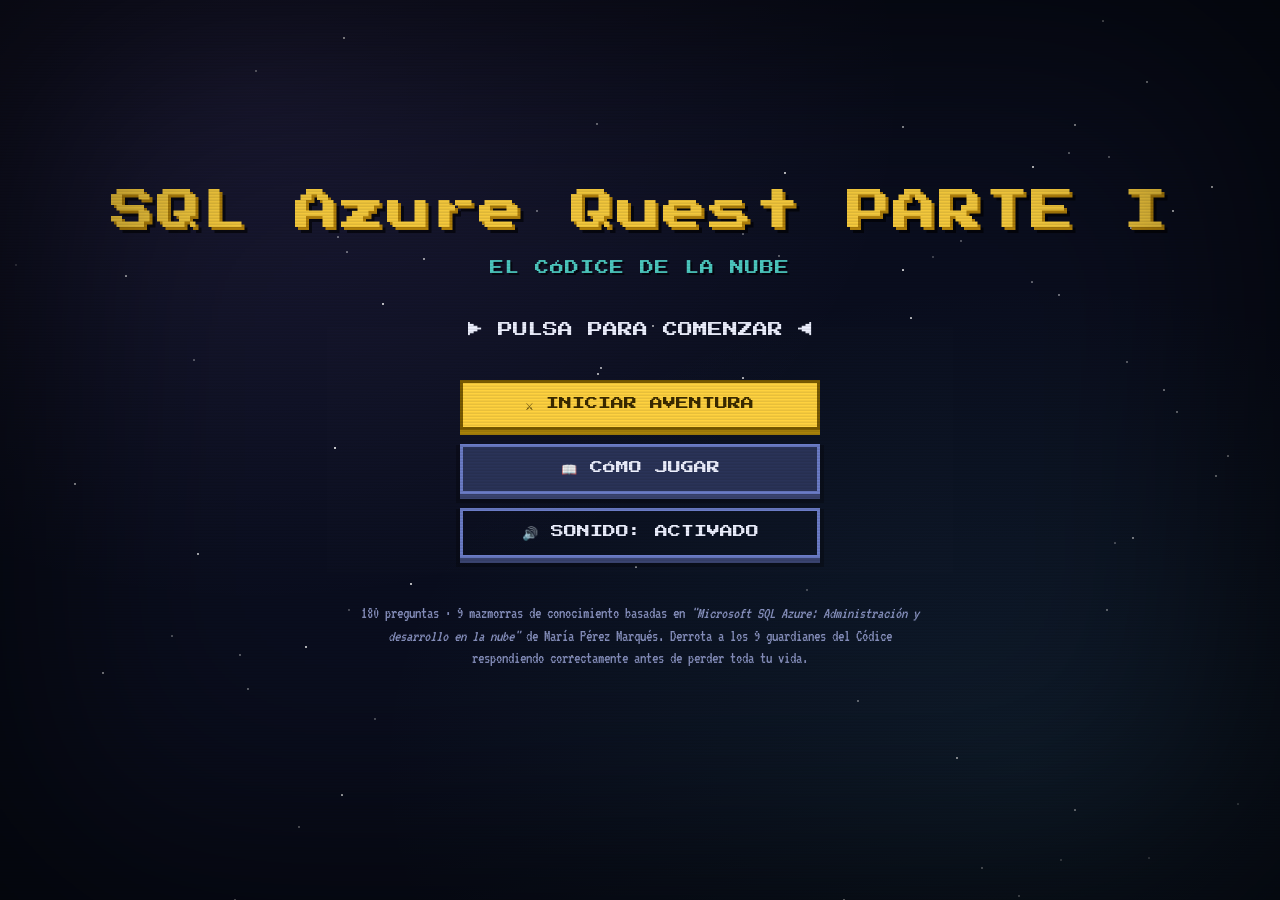
<file: Cuestionario_Parte1.html>
<!DOCTYPE html>
<html lang="es">
<head>
<meta charset="UTF-8">
<meta name="viewport" content="width=device-width, initial-scale=1.0">
<title>SQL Azure Quest - Parte I</title>
<link rel="preconnect" href="https://fonts.googleapis.com">
<link rel="preconnect" href="https://fonts.gstatic.com" crossorigin>
<link href="https://fonts.googleapis.com/css2?family=Press+Start+2P&family=VT323&display=swap" rel="stylesheet">
<style>
:root{
  --bg-void:#0a0e1f;
  --bg-void-2:#060811;
  --bg-panel:#1b2340;
  --bg-panel-2:#141a34;
  --bg-panel-light:#2a3358;
  --border-frame:#6b7cc7;
  --border-frame-dim:#3a4470;
  --text-primary:#eef1ff;
  --text-dim:#8b95c4;
  --hp-player:#3ddc84;
  --hp-player-mid:#ffd23f;
  --hp-player-low:#ff5a5a;
  --hp-enemy:#ff6b6b;
  --accent-gold:#ffd23f;
  --accent-violet:#b98aff;
  --accent-cyan:#4ecdc4;
  --danger:#ff3860;
  --font-display:'Press Start 2P', monospace;
  --font-body:'VT323', monospace;
}
*{box-sizing:border-box;}
html,body{margin:0;padding:0;}
body{
  background:var(--bg-void);
  color:var(--text-primary);
  font-family:var(--font-body);
  min-height:100vh;
  overflow-x:hidden;
  position:relative;
  image-rendering:pixelated;
}
button{font-family:inherit;cursor:pointer;}
::selection{background:var(--accent-violet);color:var(--bg-void);}

/* focus visibility */
a:focus-visible, button:focus-visible, [tabindex]:focus-visible{
  outline:3px dashed var(--accent-gold);
  outline-offset:3px;
}

/* ---------- background atmosphere ---------- */
#starfield{
  position:fixed;inset:0;z-index:0;pointer-events:none;
  background:
    radial-gradient(ellipse at 20% 10%, rgba(185,138,255,0.10), transparent 45%),
    radial-gradient(ellipse at 80% 85%, rgba(78,205,196,0.08), transparent 45%),
    var(--bg-void);
}
#starfield span{
  position:absolute;width:2px;height:2px;background:#fff;border-radius:0;
  opacity:.7;animation:twinkle 3s ease-in-out infinite;
}
@keyframes twinkle{0%,100%{opacity:.15;}50%{opacity:.9;}}

#scanlines{
  position:fixed;inset:0;z-index:50;pointer-events:none;
  background:repeating-linear-gradient(
    to bottom, rgba(0,0,0,0) 0px, rgba(0,0,0,0) 1px,
    rgba(0,0,0,0.18) 2px, rgba(0,0,0,0.18) 3px
  );
  mix-blend-mode:multiply;
  opacity:.5;
}
#vignette{
  position:fixed;inset:0;z-index:49;pointer-events:none;
  box-shadow:inset 0 0 18vw 4vw rgba(0,0,0,0.65);
}

/* ---------- layout screens ---------- */
.screen{
  position:relative;z-index:1;
  min-height:100vh;
  display:none;
  flex-direction:column;
  align-items:center;
  padding:24px 16px 60px;
}
.screen.active{display:flex;}

/* ---------- pixel frame utility ---------- */
.pixel-frame{
  border:4px solid var(--border-frame);
  background:var(--bg-panel);
  box-shadow:
    0 0 0 2px var(--bg-void-2),
    0 0 0 6px var(--border-frame-dim),
    0 10px 0 rgba(0,0,0,0.35);
  position:relative;
}
.pixel-frame::before, .pixel-frame::after{
  content:"";position:absolute;width:10px;height:10px;
  background:var(--accent-gold);
  box-shadow:0 0 0 2px var(--bg-void-2);
}
.pixel-frame::before{top:-7px;left:-7px;}
.pixel-frame::after{bottom:-7px;right:-7px;}

/* ---------- title screen ---------- */
#view-title{justify-content:center;text-align:center;gap:28px;}
.logo{
  font-family:var(--font-display);
  font-size:clamp(22px,6vw,44px);
  line-height:1.5;
  color:var(--accent-gold);
  text-shadow:
    3px 3px 0 #b8860b,
    6px 6px 0 rgba(0,0,0,.6);
  letter-spacing:2px;
}
.logo small{
  display:block;
  font-size:.32em;
  color:var(--accent-cyan);
  text-shadow:2px 2px 0 rgba(0,0,0,.6);
  margin-top:14px;
  letter-spacing:1px;
}
.blink{animation:blink 1.1s steps(1) infinite;}
@keyframes blink{50%{opacity:0;}}
.prompt{
  font-family:var(--font-display);
  font-size:clamp(11px,2.6vw,15px);
  color:var(--text-primary);
}
.title-buttons{display:flex;flex-direction:column;gap:14px;width:min(360px,88vw);}
.btn{
  font-family:var(--font-display);
  font-size:clamp(10px,2vw,13px);
  color:var(--text-primary);
  background:var(--bg-panel-light);
  border:3px solid var(--border-frame);
  padding:14px 10px;
  box-shadow:0 5px 0 var(--border-frame-dim), 0 5px 0 4px rgba(0,0,0,.25);
  transition:transform .08s ease;
  text-align:center;
}
.btn:hover, .btn:focus-visible{background:#39447a;}
.btn:active{transform:translateY(4px);box-shadow:0 1px 0 var(--border-frame-dim);}
.btn.gold{color:#3a2a00;background:var(--accent-gold);border-color:#7a5b00;box-shadow:0 5px 0 #a8820a;}
.btn.gold:hover{background:#ffdd6b;}
.btn.ghost{background:transparent;}
.footer-credit{
  font-family:var(--font-body);
  font-size:16px;color:var(--text-dim);max-width:560px;line-height:1.4;
}

/* ---------- help screen ---------- */
.help-box{
  max-width:640px;padding:22px 24px;margin-top:10px;
}
.help-box h2{font-family:var(--font-display);font-size:15px;color:var(--accent-violet);margin:0 0 16px;}
.help-box p, .help-box li{font-family:var(--font-body);font-size:20px;line-height:1.5;color:var(--text-primary);}
.help-box ul{padding-left:22px;margin:8px 0 18px;}
.help-box .tag{color:var(--accent-gold);}

/* ---------- map screen ---------- */
#view-map{gap:18px;width:100%;max-width:640px;margin:0 auto;}
.map-header{text-align:center;}
.map-header h2{font-family:var(--font-display);font-size:clamp(13px,3vw,18px);color:var(--accent-gold);margin:6px 0;}
.map-progress{font-family:var(--font-body);font-size:20px;color:var(--accent-cyan);}
.trail{
  position:relative;width:100%;padding:20px 0 10px;
}
.trail::before{
  content:"";position:absolute;left:50%;top:0;bottom:0;width:0;
  border-left:4px dashed var(--border-frame-dim);
  transform:translateX(-50%);
  z-index:0;
}
.node-row{display:flex;justify-content:center;margin:6px 0;position:relative;z-index:1;}
.node-row.left{justify-content:flex-start;padding-left:6%;}
.node-row.right{justify-content:flex-end;padding-right:6%;}
.node{
  width:min(78vw,260px);
  display:flex;align-items:center;gap:14px;
  padding:12px 14px;cursor:pointer;
  border:3px solid var(--border-frame);
  background:var(--bg-panel);
  box-shadow:0 4px 0 var(--border-frame-dim);
  transition:transform .1s ease, background .15s ease;
  text-align:left;color:inherit;
}
.node:hover, .node:focus-visible{background:#242c52;transform:translateY(-2px);}
.node:active{transform:translateY(2px);box-shadow:0 1px 0 var(--border-frame-dim);}
.node .glyph{
  font-size:30px;width:52px;height:52px;flex:none;
  display:flex;align-items:center;justify-content:center;
  background:var(--bg-void-2);border:2px solid var(--border-frame-dim);
}
.node .info{flex:1;min-width:0;}
.node .num{font-family:var(--font-display);font-size:10px;color:var(--accent-cyan);}
.node .name{font-family:var(--font-body);font-size:19px;line-height:1.15;color:var(--text-primary);}
.node .boss{font-family:var(--font-body);font-size:15px;color:var(--text-dim);}
.node .star{font-family:var(--font-display);font-size:12px;color:var(--accent-gold);margin-top:4px;}
.node.cleared{border-color:var(--accent-gold);}
.node.final{border-color:var(--danger);}
.node.final .glyph{background:#2a0a12;}

/* ---------- battle screen ---------- */
#view-battle{width:100%;max-width:560px;gap:10px;}
.battle-topbar{
  width:100%;display:flex;justify-content:space-between;align-items:center;
  font-family:var(--font-display);font-size:10px;color:var(--text-dim);
}
.battle-topbar button{
  background:transparent;border:2px solid var(--border-frame-dim);
  color:var(--text-dim);padding:6px 8px;font-family:var(--font-display);font-size:9px;
}
.battle-topbar button:hover{color:var(--text-primary);border-color:var(--border-frame);}
/*=========================
LAYOUT BATALLA NUEVO
=========================*/

.battle-layout{

    display:grid;

    grid-template-columns:minmax(720px,1fr) 340px;

    gap:22px;

    width:100%;

}

#view-battle{

    width:100%;

    max-width:1500px;

    margin:auto;

}

.battle-left{

    display:flex;

    flex-direction:column;

    gap:12px;

}

.battle-right{

    display:flex;

    flex-direction:column;

    gap:15px;

}

.side-panel{

    padding:18px;

}

.side-title{

    font-family:var(--font-display);

    font-size:10px;

    color:var(--accent-gold);

    margin-bottom:15px;

}

.side-stat{

    display:flex;

    justify-content:space-between;

    margin-bottom:10px;

    font-size:20px;

}

.side-stat span:last-child{

    color:var(--accent-cyan);

}

.progress-mini{

    margin-top:10px;

    height:14px;

    border:2px solid var(--border-frame);

    background:var(--bg-void-2);

}

.progress-mini-fill{

    height:100%;

    width:0%;

    background:var(--accent-gold);

    transition:.3s;

}

.combat-log{

    display:flex;

    flex-direction:column;

    gap:8px;

    max-height:170px;

    overflow-y:auto;

    font-size:18px;

}

.log-item{

    border-left:3px solid var(--accent-violet);

    padding-left:8px;

}
.combatant{
  width:100%;padding:14px;display:flex;align-items:center;gap:14px;
}
.portrait{
  position:relative;flex:none;
  width:88px;height:88px;
  border:4px solid var(--border-frame);
  background:radial-gradient(circle at 35% 30%, rgba(255,255,255,.12), transparent 60%), var(--bg-void-2);
  display:flex;align-items:center;justify-content:center;
  font-size:44px;
  box-shadow:0 0 0 3px var(--bg-void-2), 0 0 18px var(--glow, rgba(185,138,255,.35));
}
.portrait .corner{position:absolute;width:8px;height:8px;background:var(--accent-gold);}
.portrait .corner.tl{top:-4px;left:-4px;}
.portrait .corner.br{bottom:-4px;right:-4px;}
.portrait.hit{animation:hitshake .35s ease;}
.portrait.dead{animation:falldown .8s ease forwards;}
@keyframes hitshake{
  0%,100%{transform:translate(0,0) rotate(0);filter:none;}
  20%{transform:translate(-6px,2px) rotate(-4deg);filter:brightness(2) saturate(0);}
  40%{transform:translate(6px,-2px) rotate(4deg);filter:brightness(1.6);}
  60%{transform:translate(-4px,0) rotate(-2deg);}
  80%{transform:translate(4px,0) rotate(2deg);}
}
@keyframes falldown{
  to{transform:translateY(30px) rotate(18deg);opacity:.15;}
}
.cstats{flex:1;min-width:0;}
.cname{font-family:var(--font-display);font-size:11px;color:var(--text-primary);}
.cname .lvl{color:var(--accent-cyan);}
.hpbar-shell{
  margin-top:8px;border:2px solid var(--border-frame-dim);
  background:var(--bg-void-2);height:16px;position:relative;
}
.hpbar-fill{height:100%;width:100%;transition:width .5s cubic-bezier(.2,.8,.3,1);}
.hpbar-fill.player{background:linear-gradient(180deg, var(--hp-player), #1f9c58);}
.hpbar-fill.enemy{background:linear-gradient(180deg, var(--hp-enemy), #b32b2b);}
.hptext{margin-top:3px;font-family:var(--font-body);font-size:16px;color:var(--text-dim);}
.combo-tag{
  font-family:var(--font-display);font-size:9px;color:var(--bg-void);
  background:var(--accent-gold);padding:3px 6px;display:inline-block;margin-top:6px;
}

.dmg-float{
  position:absolute;top:10px;left:50%;transform:translateX(-50%);
  font-family:var(--font-display);font-size:16px;
  pointer-events:none;
  animation:floatup .9s ease forwards;
  text-shadow:2px 2px 0 #000;
  z-index:5;
}
.dmg-float.dmg-enemy{color:var(--accent-gold);}
.dmg-float.dmg-player{color:var(--danger);}
.dmg-float.crit{font-size:20px;color:#fff;}
@keyframes floatup{
  0%{opacity:0;transform:translate(-50%,10px) scale(.7);}
  15%{opacity:1;transform:translate(-50%,-6px) scale(1.1);}
  100%{opacity:0;transform:translate(-50%,-46px) scale(1);}
}

.vs-divider{
  font-family:var(--font-display);font-size:11px;color:var(--accent-violet);
  align-self:center;letter-spacing:3px;
}

.timerbar-shell{
  width:100%;height:10px;border:2px solid var(--border-frame-dim);background:var(--bg-void-2);margin-top:4px;
}
.timerbar-fill{height:100%;width:100%;background:var(--accent-cyan);transition:width .1s linear, background .3s;}

.dialog-box{
  width:100%;padding:18px;margin-top:6px;
}
.qmeta{
  font-family:var(--font-display);font-size:9px;color:var(--text-dim);
  display:flex;justify-content:space-between;margin-bottom:10px;
}
.qtext{
  font-family:var(--font-body);font-size:23px;line-height:1.35;
  color:var(--text-primary);min-height:64px;
}
.options{display:flex;flex-direction:column;gap:10px;margin-top:16px;}
.opt{
  display:flex;align-items:center;gap:10px;
  text-align:left;background:var(--bg-panel-2);
  border:2px solid var(--border-frame-dim);
  color:var(--text-primary);
  padding:11px 12px;font-family:var(--font-body);font-size:19px;line-height:1.25;
}
.opt .cursor{font-family:var(--font-display);font-size:11px;color:var(--accent-gold);opacity:0;flex:none;}
.opt:hover:not(:disabled), .opt.kbd-selected{background:#2a3358;border-color:var(--border-frame);}
.opt:hover:not(:disabled) .cursor, .opt.kbd-selected .cursor{opacity:1;}
.opt:active:not(:disabled){transform:translateY(1px);}
.opt:disabled{cursor:default;}
.opt.correct{background:#173a24;border-color:var(--hp-player);}
.opt.correct .cursor{opacity:1;color:var(--hp-player);}
.opt.wrong{background:#3a1717;border-color:var(--danger);}
.opt.wrong .cursor{opacity:1;color:var(--danger);}

.tip-strip{
  margin-top:14px;padding:10px 12px;background:var(--bg-void-2);
  border-left:4px solid var(--accent-violet);
  font-family:var(--font-body);font-size:18px;color:var(--text-dim);
  display:none;line-height:1.4;
}
.tip-strip.show{display:block;}
.tip-strip .who{color:var(--accent-violet);font-family:var(--font-display);font-size:9px;display:block;margin-bottom:6px;}

.next-hint{
  margin-top:10px;font-family:var(--font-body);font-size:15px;color:var(--text-dim);text-align:right;display:none;
}
.next-hint.show{display:block;}

/* ---------- result screen ---------- */
#view-result{justify-content:center;text-align:center;gap:20px;}
.result-banner{font-family:var(--font-display);font-size:clamp(16px,4vw,26px);letter-spacing:2px;}
.result-banner.victory{color:var(--accent-gold);text-shadow:3px 3px 0 #7a5b00;}
.result-banner.defeat{color:var(--danger);text-shadow:3px 3px 0 #6b0a1e;}
.rank-badge{
  font-family:var(--font-display);font-size:64px;
  width:110px;height:110px;margin:0 auto;
  display:flex;align-items:center;justify-content:center;
  border:4px solid var(--accent-gold);
  color:var(--accent-gold);
  box-shadow:0 0 24px rgba(255,210,63,.4);
}
.stat-grid{
  display:grid;grid-template-columns:1fr 1fr;gap:10px 22px;
  font-family:var(--font-body);font-size:20px;width:min(360px,88vw);
  text-align:left;
}
.stat-grid .label{color:var(--text-dim);}
.stat-grid .value{color:var(--text-primary);text-align:right;}
.result-buttons{display:flex;flex-direction:column;gap:12px;width:min(340px,88vw);}

/* ---------- misc ---------- */
.small-note{font-family:var(--font-body);font-size:15px;color:var(--text-dim);margin-top:18px;max-width:520px;text-align:center;}

@media (max-width:480px){
  .combatant{flex-direction:column;text-align:center;}
  .cstats{width:100%;}
  .qtext{font-size:20px;}
}

@media (prefers-reduced-motion: reduce){
  .portrait.hit{animation:none;}
  .portrait.dead{animation:none;opacity:.2;}
  .dmg-float{animation:none;opacity:1;}
  #starfield span{animation:none;opacity:.4;}
  .blink{animation:none;}
}
</style>
</head>
<body>

<div id="starfield" aria-hidden="true"></div>
<div id="scanlines" aria-hidden="true"></div>
<div id="vignette" aria-hidden="true"></div>

<!-- ===================== TITLE ===================== -->
<section id="view-title" class="screen active" aria-label="Pantalla de título">
  <div class="logo">
    SQL Azure Quest

PARTE I<br>
    <small>EL CÓDICE DE LA NUBE</small>
  </div>
  <p class="prompt blink">▶ PULSA PARA COMENZAR ◀</p>
  <div class="title-buttons">
    <button class="btn gold" id="btn-play">⚔ INICIAR AVENTURA</button>
    <button class="btn" id="btn-help">📖 CÓMO JUGAR</button>
    <button class="btn ghost" id="btn-mute-title">🔊 SONIDO: ACTIVADO</button>
  </div>
  <p class="footer-credit">180 preguntas · 9 mazmorras de conocimiento basadas en <em>"Microsoft SQL Azure: Administración y desarrollo en la nube"</em> de María Pérez Marqués. Derrota a los 9 guardianes del Códice respondiendo correctamente antes de perder toda tu vida.</p>
</section>

<!-- ===================== HELP ===================== -->
<section id="view-help" class="screen" aria-label="Instrucciones">
  <div class="pixel-frame help-box">
    <h2>📖 CÓMO JUGAR</h2>
    <p>Cada capítulo del libro es una <span class="tag">mazmorra</span> custodiada por un guardián con <span class="tag">100 HP</span> (¡130 HP el guardián final!).</p>
    <ul>
      <li><span class="tag">Respuesta correcta</span> → tu héroe ataca y el guardián pierde HP.</li>
      <li><span class="tag">Respuesta incorrecta o tiempo agotado</span> → el guardián contraataca y TÚ pierdes HP.</li>
      <li>Encadena aciertos para activar <span class="tag">COMBO</span> y golpear más fuerte. Hay probabilidad de <span class="tag">GOLPE CRÍTICO</span>.</li>
      <li>Tienes <span class="tag">20 segundos</span> por pregunta antes de que el guardián te sorprenda.</li>
      <li>La batalla termina cuando un HP llega a 0, o al acabar las 20 preguntas del capítulo.</li>
      <li>Al vencer obtendrás un <span class="tag">rango (S/A/B/C/D)</span> según tu precisión y la vida restante.</li>
    </ul>
    <p>Puedes usar el teclado: <span class="tag">1-4</span> para elegir respuesta, <span class="tag">↑/↓</span> y <span class="tag">Enter</span> para navegar, <span class="tag">Esc</span> para volver al mapa.</p>
    <button class="btn gold" id="btn-help-back">◀ VOLVER</button>
  </div>
</section>

<!-- ===================== MAP ===================== -->
<section id="view-map" class="screen" aria-label="Mapa de capítulos">
  <div class="map-header">
    <h2>MAPA DEL CÓDICE</h2>
    <p class="map-progress" id="map-progress">Mazmorras superadas: 0 / 9</p>
  </div>
  <div class="trail" id="trail"></div>
  <button class="btn ghost" id="btn-map-title">⌂ MENÚ PRINCIPAL</button>
</section>

<!-- ===================== BATTLE ===================== -->
<section id="view-battle" class="screen" aria-label="Batalla">
  <div class="battle-topbar">
    
    <span id="battle-chapter-label">CAPÍTULO 1</span>
    <button id="btn-flee">✕ HUIR AL MAPA</button>
  </div>
<div class="battle-layout">

    <div class="battle-left">
  <div class="pixel-frame combatant" id="enemy-panel">
    <div class="portrait" id="enemy-portrait" style="--glow:rgba(255,107,107,.45)">
      <span class="corner tl"></span><span class="corner br"></span>
      <span id="enemy-glyph">👁️</span>
    </div>
    <div class="cstats">
      <div class="cname" id="enemy-name">EL GUARDIÁN</div>
      <div class="hpbar-shell"><div class="hpbar-fill enemy" id="enemy-hpfill"></div></div>
      <div class="hptext" id="enemy-hptext">100 / 100 HP</div>
    </div>
  </div>

  <div class="vs-divider">◆ VS ◆</div>

  <div class="pixel-frame combatant" id="player-panel">
    <div class="portrait" id="player-portrait" style="--glow:rgba(78,205,196,.45)">
      <span class="corner tl"></span><span class="corner br"></span>
      <span id="player-glyph">🛡️</span>
    </div>
    <div class="cstats">
      <div class="cname">BYTE <span class="lvl">// explorador de datos</span></div>
      <div class="hpbar-shell"><div class="hpbar-fill player" id="player-hpfill"></div></div>
      <div class="hptext" id="player-hptext">100 / 100 HP</div>
      <span class="combo-tag" id="combo-tag" style="display:none;"></span>
    </div>
  </div>

  <div class="timerbar-shell"><div class="timerbar-fill" id="timer-fill"></div></div>

  <div class="pixel-frame dialog-box">
    <div class="qmeta">
      <span id="q-counter">PREGUNTA 1 / 20</span>
      <span id="q-timer">20s</span>
    </div>
    <div class="qtext" id="q-text">Cargando…</div>
    <div class="options" id="q-options"></div>
    <div class="tip-strip" id="tip-strip">
      <span class="who">📜 EL CÓDICE REVELA:</span>
      <span id="tip-text"></span>
    </div>
    <div class="next-hint" id="next-hint">Pulsa ENTER o ESPACIO para continuar ▶</div>
  </div>
      </div>
      <div class="battle-right">

    <div class="pixel-frame side-panel">

        <div class="side-title">
            📊 ESTADÍSTICAS
        </div>

        <div class="side-stat">
            <span>Precisión</span>
            <span id="stat-accuracy">0%</span>
        </div>

        <div class="side-stat">
            <span>Aciertos</span>
            <span id="stat-correct">0</span>
        </div>

        <div class="side-stat">
            <span>Errores</span>
            <span id="stat-errors">0</span>
        </div>

        <div class="side-stat">
            <span>Combo</span>
            <span id="stat-combo">0</span>
        </div>

    </div>

    <div class="pixel-frame side-panel">

        <div class="side-title">
            🗺 PROGRESO
        </div>
<div class="pixel-frame side-panel">

    <div class="side-title">
        👁 GUARDIÁN
    </div>

    <div id="guardian-name">

        El Guardián

    </div>

</div>
        <div id="chapter-progress">

            Capítulo 1 / 9

        </div>

        <div class="progress-mini">

            <div class="progress-mini-fill" id="progress-fill"></div>

        </div>

    </div>

    <div class="pixel-frame side-panel">

        <div class="side-title">
            ⚔ REGISTRO
        </div>

        <div class="combat-log" id="combat-log">

            <div class="log-item">

                Comienza la batalla...

            </div>

        </div>

    </div>

</div>
</div>
</section>

<!-- ===================== RESULT ===================== -->
<section id="view-result" class="screen" aria-label="Resultado de la batalla">
  <div class="result-banner" id="result-banner">¡VICTORIA!</div>
  <div class="rank-badge" id="rank-badge">S</div>
  <div class="pixel-frame" style="padding:18px 24px;">
    <div class="stat-grid">
      <span class="label">Guardián:</span><span class="value" id="res-boss">—</span>
      <span class="label">Aciertos:</span><span class="value" id="res-correct">0 / 20</span>
      <span class="label">Precisión:</span><span class="value" id="res-accuracy">0%</span>
      <span class="label">HP restante:</span><span class="value" id="res-hp">0 / 100</span>
      <span class="label">Mejor combo:</span><span class="value" id="res-combo">0</span>
    </div>
  </div>
  <div class="result-buttons">
    <button class="btn gold" id="btn-retry">⟳ REINTENTAR MAZMORRA</button>
    <button class="btn" id="btn-to-map">🗺 VOLVER AL MAPA</button>
  </div>
  <p class="small-note">El progreso se guarda solo durante esta sesión del navegador. Si recargas la página, el mapa vuelve a empezar.</p>
</section>

<script>
"use strict";

/* ======================================================================
   DATOS: 9 capítulos x 20 preguntas
   formato de cada pregunta: [texto, [op0,op1,op2,op3], indiceCorrecto, dato]
   ====================================================================== */
const CHAPTERS = [
{
  num:1, title:`Conceptos de Base de Datos de SQL Azure`, boss:`El Guardián del Portal`,
  glyph:`👁️`, color:`#b98aff`,
  questions:[
    [`¿Quién administra el hardware físico (discos, servidores, almacenamiento) en SQL Azure?`,[`Microsoft`,`El propio DBA`,`Un proveedor externo contratado`,`El usuario final`],0,`Microsoft gestiona la infraestructura física; el DBA sigue administrando esquemas, índices y seguridad lógica.`],
    [`¿Cuál de estas tareas SIGUE siendo responsabilidad del DBA en SQL Azure?`,[`Sustituir discos duros defectuosos`,`Optimizar índices y consultas`,`Configurar el equilibrio de carga físico`,`Gestionar la conmutación por error del hardware`],1,`El DBA administra esquemas, estadísticas, índices, consultas y seguridad lógica.`],
    [`¿Cómo se realiza una "copia de seguridad" de una base de datos en SQL Azure?`,[`Con el comando BACKUP DATABASE tradicional`,`Copiándola a una nueva base de datos en SQL Azure`,`Exportándola a un disco duro físico`,`No es posible respaldar datos`],1,`Los comandos BACKUP/RESTORE clásicos no están disponibles; se copia la base de datos a otra nueva.`],
    [`Como no existen BACKUP/RESTORE tradicionales, ¿qué se recomienda para copias masivas de datos?`,[`Solo el Bloc de notas`,`SQL Server Integration Services (SSIS) y la utilidad SQLCMD`,`Únicamente Excel`,`El Explorador de Windows`],1,`SSIS y SQLCMD permiten realizar copias masivas de datos hacia y desde SQL Azure.`],
    [`¿Cuántos niveles de abstracción arquitectónica distintos tiene SQL Azure?`,[`Dos`,`Tres`,`Cuatro`,`Cinco`],2,`Cliente, servicios, plataforma e infraestructura.`],
    [`¿Qué nivel actúa como puerta de enlace entre el nivel de cliente y el nivel de plataforma?`,[`Nivel de infraestructura`,`Nivel de servicios`,`Nivel de cliente`,`Nivel de aplicación`],1,`El nivel de servicios enruta las conexiones y gestiona aprovisionamiento y facturación.`],
    [`¿Cuáles son las tres funciones principales del nivel de servicios?`,[`Backup, restauración y auditoría`,`Aprovisionamiento, facturación/medida y enrutamiento de conexión`,`Cifrado, compresión y replicación`,`Indexación, particionado y clustering`],1,`Son las tres funciones descritas para el nivel de servicios en la arquitectura de SQL Azure.`],
    [`¿Cómo se denomina el sistema distribuido que habilita conmutación por error y equilibrio de carga en el nivel de plataforma?`,[`El clúster de Windows`,`El tejido de SQL Azure`,`El motor de almacenamiento`,`El Portal de administración`],1,`El "tejido de SQL Azure" (fabric) integra redes, servidores y almacenamiento.`],
    [`¿Qué debe crear un usuario, en primer lugar, para empezar a usar SQL Azure?`,[`Una base de datos vacía`,`Un servidor físico propio`,`Una cuenta de la plataforma Windows Azure`,`Un certificado SSL`],2,`La cuenta de la plataforma Windows Azure permite acceder a todos los servicios y gestionar suscripciones.`],
    [`¿Qué es, exactamente, un "servidor SQL Azure"?`,[`Un equipo físico dedicado`,`Una agrupación lógica de bases de datos`,`Un tipo de índice`,`Un servicio de facturación`],1,`Es una abstracción lógica que actúa como punto administrativo central para varias bases de datos.`],
    [`¿Qué base de datos de solo lectura se crea automáticamente al aprovisionar un servidor SQL Azure?`,[`tempdb`,`model`,`master`,`msdb`],2,`La base de datos master rastrea qué logins tienen permiso para crear bases de datos u otros logins.`],
    [`¿Cuáles son las dos ediciones de base de datos que ofrece SQL Azure?`,[`Basic y Standard`,`Web Edition y Business Edition`,`Free y Premium`,`Cloud y Enterprise`],1,`Web Edition para aplicaciones pequeñas y Business Edition para ISV, LOB y aplicaciones empresariales.`],
    [`¿Cuál es el tamaño máximo disponible para una base de datos Web Edition?`,[`1 o 5 GB`,`10 o 20 GB`,`50 GB fijo`,`100 GB`],0,`Web Edition admite un tamaño máximo de 1 GB o 5 GB.`],
    [`Business Edition puede crecer hasta 50 GB, ¿en qué incrementos?`,[`De 5 en 5 GB`,`De 10 en 10 GB`,`De 25 en 25 GB`,`De 1 en 1 GB`],1,`Business Edition admite 10, 20, 30, 40 o 50 GB.`],
    [`¿Qué código de error se recibe al alcanzar el valor MAXSIZE de una base de datos?`,[`40501`,`40544`,`40197`,`40613`],1,`El código 40544 indica que la base de datos alcanzó su cuota de tamaño.`],
    [`Al alcanzar el límite MAXSIZE, ¿qué operación TODAVÍA se puede realizar?`,[`Insertar nuevas filas`,`Crear procedimientos almacenados nuevos`,`Leer y eliminar datos existentes`,`Crear nuevas vistas`],2,`Aún puede leer y eliminar datos, truncar tablas, quitar tablas/índices y regenerar índices.`],
    [`Tras liberar espacio o aumentar MAXSIZE, ¿cuánto puede tardar en permitirse insertar datos nuevos?`,[`Hasta 15 minutos`,`Hasta 24 horas`,`Es instantáneo siempre`,`Hasta 7 días`],0,`El libro indica que pueden transcurrir hasta quince minutos.`],
    [`¿Es gratuito el ancho de banda entre SQL Azure y Windows Azure dentro de la misma subregión?`,[`No, siempre se cobra`,`Sí, es gratuito`,`Solo los fines de semana`,`Solo para Business Edition`],1,`El ancho de banda es gratuito dentro de la misma subregión o centro de datos.`],
    [`¿Qué vista del sistema, en la base de datos maestra, describe el ancho de banda utilizado por cada base de datos?`,[`sys.database_usage`,`sys.bandwidth_usage`,`sys.dm_exec_sessions`,`sys.firewall_rules`],1,`sys.bandwidth_usage describe el ancho de banda; sys.database_usage muestra número/tipo/duración de bases de datos.`],
    [`En el escenario donde tanto el código de la aplicación como la base de datos están hospedados en Windows Azure, ¿qué se minimiza?`,[`El costo de almacenamiento`,`La latencia de red`,`El número de índices necesarios`,`El tamaño de la base de datos`],1,`Hospedar la aplicación junto a los datos en el mismo centro de datos minimiza la latencia de red.`]
  ]
},
{
  num:2, title:`Administrar Bases de Datos e Inicios de Sesión`, boss:`El Centinela de Accesos`,
  glyph:`🔑`, color:`#ffd23f`,
  questions:[
    [`Al suscribirse a SQL Azure, ¿qué crea automáticamente el proceso de aprovisionamiento?`,[`Solo una base de datos vacía`,`Un servidor, la base de datos master y un login de nivel de servidor`,`Un firewall con todas las IP abiertas`,`Un backup completo`],1,`El aprovisionamiento crea el servidor, la base de datos master y el login de entidad de seguridad a nivel de servidor.`],
    [`El login de entidad de seguridad a nivel de servidor de SQL Azure es similar a...`,[`dbo`,`sa`,`guest`,`public`],1,`Es similar a la entidad de seguridad sa de una instancia local de SQL Server.`],
    [`¿En qué base de datos se administra la seguridad a nivel de servidor en SQL Azure?`,[`tempdb`,`model`,`master`,`la base de datos de usuario`],2,`A diferencia de SQL Server local, en SQL Azure toda la administración a nivel de servidor se hace desde master.`],
    [`¿Qué rol de seguridad es necesario para crear inicios de sesión (logins) en SQL Azure?`,[`securityadmin`,`dbcreator`,`loginmanager`,`sysadmin`],2,`loginmanager es el rol equivalente a securityadmin, exclusivo de SQL Azure.`],
    [`¿Qué rol de seguridad es necesario para crear bases de datos en SQL Azure?`,[`dbmanager`,`db_owner`,`serveradmin`,`bulkadmin`],0,`dbmanager es el rol equivalente a dbcreator, exclusivo de SQL Azure.`],
    [`En una instancia local de SQL Server, ¿qué rol equivale a "loginmanager"?`,[`dbcreator`,`securityadmin`,`diskadmin`,`processadmin`],1,`loginmanager cumple el mismo papel que securityadmin en SQL Server local.`],
    [`En una instancia local de SQL Server, ¿qué rol equivale a "dbmanager"?`,[`dbcreator`,`db_datawriter`,`setupadmin`,`bulkadmin`],0,`dbmanager cumple el mismo papel que dbcreator en SQL Server local.`],
    [`¿Se admite el comando USE para cambiar entre bases de datos en SQL Azure?`,[`Sí, sin restricciones`,`No, se debe establecer una nueva conexión`,`Solo en la base de datos master`,`Solo desde SQLCMD`],1,`SQL Azure no admite USE para conmutar de base de datos; hay que conectarse directamente a la de destino.`],
    [`¿Qué instrucción crea un nuevo inicio de sesión en SQL Azure?`,[`CREATE USER`,`CREATE LOGIN`,`ADD LOGIN`,`NEW LOGIN`],1,`CREATE LOGIN se ejecuta conectado a la base de datos master.`],
    [`Una vez creado el login, ¿qué instrucción concede acceso a una base de datos concreta?`,[`GRANT ACCESS`,`CREATE USER ... FROM LOGIN`,`ALTER LOGIN ... ADD DATABASE`,`ENABLE USER`],1,`CREATE USER ... FROM LOGIN crea la cuenta de usuario asociada al login en esa base de datos.`],
    [`¿Qué procedimiento almacenado se usa para asignar el rol dbmanager o loginmanager a un usuario?`,[`sp_grantrole`,`sp_addrolemember`,`sp_setrole`,`sp_adduser`],1,`sp_addrolemember agrega un usuario a un rol de base de datos, como dbmanager o loginmanager.`],
    [`Los roles loginmanager y dbmanager solo se pueden asignar a usuarios de la base de datos...`,[`model`,`master`,`tempdb`,`msdb`],1,`Estos roles solo existen y se asignan en la base de datos master.`],
    [`¿Qué vista muestra todos los inicios de sesión de un servidor SQL Azure?`,[`sys.databases`,`sys.sql_logins`,`sys.server_principals`,`sys.logins`],1,`sys.sql_logins, consultada desde master, lista los inicios de sesión.`],
    [`¿Qué vista muestra todas las bases de datos de un servidor SQL Azure?`,[`sys.databases`,`sys.tables`,`sys.dm_db_partition_stats`,`sys.objects`],0,`sys.databases, consultada desde master, lista las bases de datos del servidor.`],
    [`Para migrar una base de datos local existente a SQL Azure, ¿qué se exporta primero?`,[`Un archivo .bak`,`Un script de Transact-SQL del esquema`,`Una imagen de disco`,`Un archivo Excel`],1,`Se exporta el esquema como script T-SQL y luego se ejecuta en SQL Azure.`],
    [`¿Qué asistente de SQL Server Management Studio genera el script de migración del esquema?`,[`El Asistente de importación y exportación`,`El Asistente para generar scripts`,`El Asistente de copia de seguridad`,`El Diseñador de bases de datos`],1,`El Asistente para generar scripts exporta el esquema como Transact-SQL.`],
    [`¿Qué servicio permite mover grandes volúmenes de datos hacia o desde SQL Azure?`,[`SQL Server Reporting Services`,`SQL Server Integration Services (SSIS)`,`SQL Server Analysis Services`,`Service Broker`],1,`SSIS es la manera cómoda de mover datos hacia y desde SQL Azure.`],
    [`¿Qué utilidad de línea de comandos se usa para importar/exportar grandes volúmenes de filas?`,[`sqlcmd.exe`,`bcp.exe`,`osql.exe`,`dtexec.exe`],1,`La utilidad bcp se usa para importar/exportar filas masivamente.`],
    [`Un usuario con el rol dbmanager puede quitar (DROP)...`,[`Solo las bases de datos que él mismo creó`,`Cualquier base de datos del servidor`,`Solo la base de datos master`,`Ninguna base de datos`],1,`El rol dbmanager permite quitar cualquier base de datos, sin importar quién la creó.`],
    [`¿A qué base de datos hay que conectarse siempre para ejecutar CREATE, ALTER o DROP sobre logins?`,[`La base de datos de la aplicación`,`tempdb`,`master`,`model`],2,`Toda gestión de logins requiere estar conectado a master.`]
  ]
},
{
  num:3, title:`Copiar Bases de Datos y Supervisar SQL Azure`, boss:`El Espectro Replicante`,
  glyph:`👻`, color:`#4ecdc4`,
  questions:[
    [`¿Qué cláusula de CREATE DATABASE se utiliza para copiar una base de datos existente?`,[`WITH BACKUP`,`AS COPY OF`,`CLONE FROM`,`DUPLICATE OF`],1,`CREATE DATABASE destino AS COPY OF origen inicia el proceso de copia.`],
    [`¿El proceso de copia de una base de datos en SQL Azure es síncrono o asíncrono?`,[`Síncrono, requiere conexión constante`,`Asíncrono, no requiere conexión constante`,`Solo síncrono entre servidores distintos`,`Depende de la edición`],1,`La copia es asíncrona; CREATE DATABASE vuelve antes de que termine la copia.`],
    [`Mientras la copia está en curso, ¿qué valor muestra la columna state_desc en sys.databases?`,[`ONLINE`,`SUSPECT`,`COPYING`,`PENDING`],2,`El estado COPYING indica que la copia sigue en curso.`],
    [`Si la copia de la base de datos falla, ¿qué estado se muestra?`,[`OFFLINE`,`SUSPECT`,`ERROR`,`COPYING`],1,`El estado SUSPECT indica que la copia falló.`],
    [`Si el estado de la copia es SUSPECT, ¿qué se debe hacer?`,[`Esperar 24 horas sin actuar`,`Eliminar la nueva base de datos con DROP e intentarlo de nuevo`,`Reiniciar el servidor SQL Azure`,`Cambiar de edición`],1,`Se debe quitar la base de datos de destino y volver a intentar la copia.`],
    [`¿Cómo se cancela una copia de base de datos que está en curso?`,[`Ejecutando ALTER DATABASE ... CANCEL`,`Ejecutando DROP DATABASE sobre la nueva base de datos`,`Cerrando la sesión de SQLCMD`,`No se puede cancelar`],1,`DROP DATABASE sobre el destino (o el origen) cancela el proceso de copia.`],
    [`Al copiar entre dos servidores SQL Azure distintos, ¿qué rol necesita el login en el servidor de destino?`,[`db_owner`,`dbmanager (o entidad de seguridad a nivel de servidor)`,`public`,`loginmanager únicamente`],1,`El login de destino debe ser miembro del rol dbmanager o ser la entidad de seguridad a nivel de servidor.`],
    [`Tras completar una copia entre servidores, ¿qué instrucción reasigna los usuarios a los logins del nuevo servidor?`,[`CREATE USER`,`ALTER USER ... WITH LOGIN`,`GRANT LOGIN`,`SET USER`],1,`ALTER USER userName WITH LOGIN='loginName' remapea usuarios a logins en el servidor de destino.`],
    [`¿Qué vista de administración dinámica se usa para calcular el tamaño de una base de datos?`,[`sys.dm_exec_sessions`,`sys.dm_db_partition_stats`,`sys.dm_tran_locks`,`sys.firewall_rules`],1,`sys.dm_db_partition_stats permite sumar páginas reservadas y calcular el tamaño.`],
    [`¿Qué permiso se necesita para consultar cualquier vista de administración dinámica en SQL Azure?`,[`CONTROL SERVER`,`VIEW DATABASE STATE`,`ALTER ANY LOGIN`,`db_owner`],1,`Se requiere el permiso VIEW DATABASE STATE en la base de datos.`],
    [`¿A través de qué puerto TCP exclusivo funciona el servicio de SQL Azure?`,[`1434`,`443`,`1433`,`3306`],2,`SQL Azure solo está disponible mediante el puerto TCP 1433.`],
    [`Por defecto, ¿qué hace el firewall de SQL Azure con las conexiones entrantes?`,[`Las permite todas`,`Las bloquea todas hasta que se configuren reglas`,`Solo bloquea las de Windows Azure`,`Depende de la edición`],1,`Inicialmente todo acceso está bloqueado hasta crear reglas de firewall.`],
    [`¿Qué rango de direcciones IP habilita las conexiones desde aplicaciones de Windows Azure?`,[`127.0.0.1 a 127.0.0.1`,`0.0.0.0 a 0.0.0.0`,`10.0.0.0 a 10.255.255.255`,`255.255.255.255 a 255.255.255.255`],1,`Una regla con inicio y fin 0.0.0.0 habilita las conexiones desde Windows Azure.`],
    [`¿Qué procedimiento almacenado crea o actualiza una regla de firewall en la base de datos maestra?`,[`sp_add_firewall`,`sp_set_firewall_rule`,`sp_configure_firewall`,`sp_firewall_add`],1,`sp_set_firewall_rule crea o actualiza una regla de firewall.`],
    [`¿Qué procedimiento almacenado elimina una regla de firewall?`,[`sp_delete_firewall_rule`,`sp_drop_firewall`,`sp_remove_rule`,`sp_clear_firewall`],0,`sp_delete_firewall_rule elimina una configuración de firewall existente.`],
    [`¿Cuánto puede tardar en surtir efecto un cambio reciente en la configuración del firewall?`,[`Hasta 5 minutos`,`Hasta 1 hora`,`Es instantáneo siempre`,`Hasta 24 horas`],0,`Los cambios al firewall pueden tardar hasta cinco minutos en aplicarse.`],
    [`¿Tras cuánto tiempo de inactividad se termina automáticamente una sesión iniciada?`,[`5 minutos`,`15 minutos`,`30 minutos`,`60 minutos`],2,`Una sesión inactiva durante 30 minutos se termina automáticamente.`],
    [`¿Qué vista, en la base de datos maestra, muestra la configuración actual del firewall?`,[`sys.firewall_rules`,`sys.security_rules`,`sys.dm_firewall`,`sys.network_rules`],0,`sys.firewall_rules muestra las reglas de firewall configuradas.`],
    [`¿Se admite el explorador de SQL Server (SQL Server Browser) con puertos dinámicos en SQL Azure?`,[`Sí, siempre`,`No, solo se usa el puerto 1433`,`Solo en Business Edition`,`Solo si se configura manualmente`],1,`SQL Azure no tiene puertos dinámicos, por lo que el explorador no funciona.`],
    [`¿Qué vista de administración dinámica permite ver la actividad de bloqueo actual en la base de datos?`,[`sys.dm_tran_locks`,`sys.dm_exec_connections`,`sys.dm_db_partition_stats`,`sys.databases`],0,`sys.dm_tran_locks muestra la actividad de bloqueo actual.`]
  ]
},
{
  num:4, title:`Desarrollo`, boss:`El Arquitecto de Código`,
  glyph:`🧱`, color:`#ff9f5a`,
  questions:[
    [`¿A partir de qué versión de Visual Studio se considera totalmente compatible con SQL Azure?`,[`Visual Studio 2005`,`Visual Studio 2008`,`Visual Studio 2010`,`Visual Studio 6.0`],2,`Visual Studio 2010 es totalmente compatible y permite explorar bases de datos SQL Azure.`],
    [`¿Cuáles son las tres categorías de compatibilidad de Transact-SQL en SQL Azure?`,[`Rápidas, lentas y bloqueadas`,`Admitidas tal cual, no admitidas y parcialmente admitidas`,`Locales, remotas e híbridas`,`Públicas, privadas y del sistema`],1,`Así clasifica el libro la compatibilidad de los elementos de Transact-SQL.`],
    [`Al conectar con SQL Azure, ¿qué valor de sesión se establece automáticamente con un GUID único?`,[`SESSION_ID`,`CONTEXT_INFO`,`@@SPID`,`CONNECTION_GUID`],1,`CONTEXT_INFO recibe un GUID de sesión único útil para rastrear problemas de conectividad.`],
    [`¿Qué herramienta permite migrar el esquema y los datos desde Microsoft Access o MySQL a SQL Azure?`,[`SSIS`,`El Asistente de migración de SQL Server (SSMA)`,`BCP`,`PowerPivot`],1,`SSMA admite migrar esquema y datos de Access y MySQL a SQL Azure.`],
    [`¿Qué versión mínima del protocolo de flujo TDS admite SQL Azure?`,[`7.0`,`7.1`,`7.3`,`8.0`],2,`Se requiere el cliente del protocolo TDS versión 7.3 o posterior.`],
    [`¿Se admite la conexión a SQL Azure mediante OLE DB?`,[`Sí, siempre`,`No, nunca se admite`,`Solo con certificado`,`Solo desde PHP`],1,`No se admite la conexión a Base de datos de SQL Azure mediante OLE DB.`],
    [`¿Qué tipo de conexiones son las únicas permitidas al usar herramientas con SQL Azure?`,[`Named Pipes`,`TCP/IP`,`Shared Memory`,`VPN`],1,`Solo se permiten conexiones TCP/IP.`],
    [`¿Se admiten los conjuntos de resultados activos múltiples (MARS)?`,[`No, están prohibidos`,`Sí, se admiten`,`Solo en Business Edition`,`Solo con ODBC`],1,`Se admiten conjuntos de resultados activos múltiples (MARS).`],
    [`¿Por qué no funciona el explorador de SQL Server 2008 (SQL Server Browser) con SQL Azure?`,[`Porque usa un protocolo distinto`,`Porque SQL Azure no tiene puertos dinámicos, solo el 1433`,`Porque requiere autenticación de Windows`,`Porque está deshabilitado por el usuario`],1,`SQL Azure no usa puertos dinámicos, solo el 1433, por eso el explorador no funciona.`],
    [`¿Cuál es la intercalación (collation) predeterminada de las bases de datos SQL Azure?`,[`Latin1_General_CI_AS`,`SQL_LATIN1_GENERAL_CP1_CI_AS`,`Modern_Spanish_CI_AS`,`UTF8_BIN`],1,`SQL_LATIN1_GENERAL_CP1_CI_AS es la intercalación predeterminada.`],
    [`¿En qué niveles SÍ se puede establecer una intercalación distinta de la predeterminada en SQL Azure?`,[`Servidor y base de datos`,`Columna y expresión`,`Solo servidor`,`No se puede cambiar nunca`],1,`No se permite fijar la intercalación a nivel de servidor o base de datos, solo columna o expresión.`],
    [`¿Qué tipo de índice es obligatorio en toda tabla para poder insertar datos?`,[`Un índice no clúster`,`Un índice clúster`,`Un índice espacial`,`Ningún índice es obligatorio`],1,`SQL Azure no admite tablas de montón; se requiere un índice clúster antes de insertar.`],
    [`Por defecto, ¿cuántas bases de datos como máximo admite un servidor SQL Azure (incluida master)?`,[`50`,`100`,`150`,`200`],2,`Por defecto se admiten hasta 150 bases de datos por servidor, incluyendo master.`],
    [`¿Cuál de los siguientes nombres de usuario está PROHIBIDO por razones de seguridad?`,[`dbadmin`,`sa`,`appuser`,`dataowner`],1,`No se permiten los nombres admin, administrator, guest, root o sa.`],
    [`¿Por qué un nombre de login no puede contener el carácter "\\"?`,[`Por límite de longitud`,`Porque no se admite la autenticación de Windows`,`Por compatibilidad con PHP`,`Es solo una preferencia de estilo`],1,`Como no se admite autenticación de Windows, el carácter \\ no está permitido en los nombres.`],
    [`¿Qué código de error indica que la base de datos ha alcanzado su cuota de tamaño (MAXSIZE)?`,[`40501`,`40544`,`40613`,`40197`],1,`El error 40544 se produce al alcanzar la cuota de tamaño MAXSIZE.`],
    [`¿Se admite el Agente SQL Server (SQL Server Agent) de forma nativa en SQL Azure?`,[`Sí, completamente`,`No, se admite solo desde un SQL Server local que se conecta a Azure`,`Solo en Business Edition`,`Solo para trabajos de replicación`],1,`No se admite Agente SQL Server ni trabajos nativos; puede ejecutarse en un SQL Server local que se conecte a Azure.`],
    [`¿Se admiten las transacciones distribuidas (que afectan a varios recursos) en SQL Azure?`,[`Sí, sin restricciones`,`No, no se admiten`,`Solo entre dos bases de datos del mismo servidor`,`Solo con MSDTC habilitado`],1,`Base de datos de SQL Azure no admite transacciones distribuidas.`],
    [`Las opciones READ_COMMITTED_SNAPSHOT y ALLOW_SNAPSHOT_ISOLATION están siempre...`,[`Desactivadas (OFF)`,`Activadas (ON) y no se pueden cambiar`,`Configurables libremente`,`Disponibles solo en Web Edition`],1,`Ambas opciones están fijas en ON y no se pueden modificar en SQL Azure.`],
    [`¿Qué tipo de cifrado necesitan SIEMPRE las comunicaciones entre la aplicación y SQL Azure?`,[`Ninguno es obligatorio`,`Cifrado SSL`,`Solo cifrado a nivel de columna`,`Cifrado AES-256 manual`],1,`Todas las comunicaciones necesitan cifrado SSL en todo momento.`]
  ]
},
{
  num:5, title:`Conectar con SQL Azure`, boss:`El Nexo de Conexiones`,
  glyph:`🕸️`, color:`#4cc9f0`,
  questions:[
    [`¿Qué notación se debe usar para el nombre de usuario al conectar mediante SQLCMD?`,[`usuario#servidor`,`usuario@servidor`,`servidor\\usuario`,`usuario:servidor`],1,`Se usa la notación login@servidor para conectar con herramientas como SQLCMD.`],
    [`¿Qué opciones de SQLCMD, usadas para cambiar contraseñas, NO admite SQL Azure?`,[`-U y -P`,`-z y -Z`,`-S y -d`,`-Q y -q`],1,`SQL Azure no admite las opciones -z y -Z de SQLCMD.`],
    [`Para cambiar la contraseña de un login, ya que SQLCMD no lo permite directamente, ¿qué instrucción se usa?`,[`UPDATE LOGIN`,`ALTER LOGIN`,`SET PASSWORD`,`CHANGE LOGIN`],1,`Se usa ALTER LOGIN tras conectar con la base de datos master.`],
    [`¿Qué clase de .NET se recomienda para evitar ataques de inyección de código SQL al construir la cadena de conexión?`,[`SqlCommandBuilder`,`SqlConnectionStringBuilder`,`SqlParameterBuilder`,`StringBuilder`],1,`SqlConnectionStringBuilder simplifica y protege la creación de la cadena de conexión.`],
    [`Para proteger la conexión ADO.NET frente a ataques de intermediario, ¿qué valor debe tener la propiedad Encrypt?`,[`False`,`True`,`Auto`,`Optional`],1,`Encrypt=True cifra la conexión.`],
    [`Junto con Encrypt=True, ¿qué valor debe tener TrustServerCertificate para máxima seguridad?`,[`True`,`False`,`Auto`,`No aplica`],1,`TrustServerCertificate=False impide ataques del tipo 'Man in the middle'.`],
    [`En el ejemplo de ASP.NET del libro, ¿qué control se enlaza a un SqlDataSource para mostrar y editar datos?`,[`ListView`,`GridView`,`Repeater`,`DetailsView`],1,`El control GridView se enlaza al SqlDataSource con las operaciones SELECT/INSERT/UPDATE/DELETE.`],
    [`¿Cómo se llamaba anteriormente "Servicios de datos de Microsoft WCF"?`,[`ADO.NET Data Services`,`SQL Data Services`,`Azure Table Services`,`WCF RIA Services`],0,`Antes se conocía como ADO.NET Data Services.`],
    [`¿En qué arquitectura se basan los servicios de datos WCF (Servicios de datos de Microsoft WCF)?`,[`SOAP puro`,`REST`,`RPC binario`,`GraphQL`],1,`Se basan en la transferencia de estado representacional (REST).`],
    [`¿Qué proveedor de Microsoft se utiliza junto con WCF Data Services para crear servicios sobre SQL Azure?`,[`LINQ to SQL`,`Entity Framework`,`NHibernate`,`ADO Recordset`],1,`Se usa el proveedor Entity Framework para crear los servicios de datos.`],
    [`¿A partir de qué versión del Controlador de SQL Server para PHP se admite la conexión a SQL Azure?`,[`1.0`,`1.1`,`2.0`,`3.0`],1,`El controlador SQL Server para PHP versión 1.1 o posterior admite SQL Azure.`],
    [`¿Qué función de PHP abre la conexión con la base de datos SQL Azure?`,[`mysqli_connect`,`sqlsrv_connect`,`pdo_connect`,`odbc_connect`],1,`sqlsrv_connect() establece la conexión con SQL Azure desde PHP.`],
    [`¿A partir de qué versión del Controlador JDBC de Microsoft SQL Server se admite SQL Azure?`,[`2.0`,`2.5`,`3.0`,`4.0`],2,`El controlador JDBC 3.0 o posterior admite Base de datos de SQL Azure.`],
    [`¿Qué archivo debe estar en la ruta de clase (classpath) para ejecutar una aplicación Java con JDBC?`,[`sqljdbc.jar`,`sqlserver.dll`,`jdbc-config.xml`,`azure.jar`],0,`Se necesita sqljdbc.jar o sqljdbc4.jar en el classpath.`],
    [`¿Qué extensión de archivo tiene el modelo de datos creado con ADO.NET Entity Data Model?`,[`.dbml`,`.edmx`,`.xsd`,`.config`],1,`El archivo .edmx define un tipo de entidad por cada tabla de la base de datos.`],
    [`¿Cuál es la longitud máxima total del parámetro username (login@servidor) en la cadena de conexión?`,[`64 caracteres`,`100 caracteres`,`128 caracteres`,`256 caracteres`],2,`El parámetro username completo está limitado a 128 caracteres.`],
    [`Si no se especifica una base de datos en la cadena de conexión, ¿a cuál se conecta por defecto?`,[`tempdb`,`model`,`master`,`La primera alfabéticamente`],2,`Sin especificar base de datos, la conexión va a master.`],
    [`En el ejemplo de consola con ADO.NET del libro, ¿qué rol necesita el login para poder crear una base de datos?`,[`db_owner`,`dbmanager`,`public`,`securityadmin`],1,`Se necesita el rol dbmanager para poder crear la base de datos de ejemplo.`],
    [`¿Qué utilidad se debe ejecutar una sola vez para inicializar el almacenamiento de desarrollo de Windows Azure?`,[`DSInit`,`AzInit`,`CloudSetup`,`StorageConfig`],0,`La utilidad DSInit inicializa el almacenamiento de desarrollo una única vez.`],
    [`¿Qué controlador ODBC se recomienda para SQL Azure por tener más funcionalidad que su predecesor?`,[`SQL Server 2005 Native Client`,`SQL Server 2008 R2 Native Client`,`MySQL ODBC Driver`,`Generic ODBC Driver`],1,`El controlador ODBC de SQL Server 2008 R2 Native Client ofrece más funcionalidad.`]
  ]
},
];

/* ======================================================================
   ESTADO DEL JUEGO
   ====================================================================== */
const state = {
  soundOn:true,
  audioCtx:null,
  chapterIdx:null,
  order:[],          // índices de preguntas barajados para el intento actual
  qi:0,               // posición actual dentro de "order"
  playerHP:100, playerMaxHP:100,
  enemyHP:100, enemyMaxHP:100,
  correct:0, wrong:0,
  combo:0, bestCombo:0,
  answered:false,
  timerHandle:null,
  timeLeft:20,
  progress:{}          // {chapterNum:{cleared:true, rank:'A'}}
};

/* ======================================================================
   AUDIO — sintetizador simple con WebAudio
   ====================================================================== */
function ensureAudio(){
  if(!state.audioCtx){
    try{ state.audioCtx = new (window.AudioContext||window.webkitAudioContext)(); }catch(e){ state.audioCtx=null; }
  }
  if(state.audioCtx && state.audioCtx.state==='suspended'){ state.audioCtx.resume(); }
}
function tone(freq,start,dur,type,vol){
  if(!state.soundOn || !state.audioCtx) return;
  const ctx=state.audioCtx;
  const osc=ctx.createOscillator();
  const gain=ctx.createGain();
  osc.type=type||'square';
  osc.frequency.setValueAtTime(freq, ctx.currentTime+start);
  gain.gain.setValueAtTime(0, ctx.currentTime+start);
  gain.gain.linearRampToValueAtTime(vol||0.12, ctx.currentTime+start+0.01);
  gain.gain.exponentialRampToValueAtTime(0.001, ctx.currentTime+start+dur);
  osc.connect(gain); gain.connect(ctx.destination);
  osc.start(ctx.currentTime+start);
  osc.stop(ctx.currentTime+start+dur+0.02);
}
const SFX = {
  move(){ tone(520,0,.05,'square',.06); },
  select(){ tone(660,0,.05,'square',.08); tone(880,.05,.06,'square',.08); },
  hitEnemy(crit){ tone(880,0,.07,'square',.14); tone(crit?1400:1100,.06,.09,'square',.12); },
  hitPlayer(crit){ tone(220,0,.09,'sawtooth',.14); tone(crit?140:160,.08,.12,'sawtooth',.12); },
  wrong(){ tone(180,0,.12,'triangle',.10); },
  victory(){ [523,659,784,1046].forEach((f,i)=>tone(f,i*.13,.16,'square',.11)); },
  defeat(){ [392,330,262,196].forEach((f,i)=>tone(f,i*.18,.22,'triangle',.11)); },
  tick(){ tone(700,0,.03,'square',.05); }
};

/* ======================================================================
   UTILIDADES
   ====================================================================== */
function $(sel){ return document.querySelector(sel); }
function $all(sel){ return Array.from(document.querySelectorAll(sel)); }
function showScreen(id){
  $all('.screen').forEach(s=>s.classList.remove('active'));
  $('#'+id).classList.add('active');
}
function shuffle(arr){
  const a=arr.slice();
  for(let i=a.length-1;i>0;i--){
    const j=Math.floor(Math.random()*(i+1));
    [a[i],a[j]]=[a[j],a[i]];
  }
  return a;
}
function randInt(min,max){ return Math.floor(Math.random()*(max-min+1))+min; }
function isCrit(){ return Math.random() < 0.15; }

/* ======================================================================
   ESTRELLAS DE FONDO
   ====================================================================== */
(function buildStarfield(){
  const field = $('#starfield');
  for(let i=0;i<70;i++){
    const s=document.createElement('span');
    s.style.left = Math.random()*100+'%';
    s.style.top = Math.random()*100+'%';
    s.style.animationDelay = (Math.random()*3)+'s';
    s.style.opacity = (0.2+Math.random()*0.6).toFixed(2);
    field.appendChild(s);
  }
})();

/* ======================================================================
   PANTALLA DE TÍTULO / AYUDA
   ====================================================================== */
$('#btn-play').addEventListener('click', ()=>{ ensureAudio(); SFX.select(); renderMap(); showScreen('view-map'); });
$('#btn-help').addEventListener('click', ()=>{ ensureAudio(); SFX.move(); showScreen('view-help'); });
$('#btn-help-back').addEventListener('click', ()=>{ SFX.move(); showScreen('view-title'); });
$('#btn-map-title').addEventListener('click', ()=>{ SFX.move(); showScreen('view-title'); });
function refreshMuteLabels(){
  const label = state.soundOn ? '🔊 SONIDO: ACTIVADO' : '🔈 SONIDO: DESACTIVADO';
  $('#btn-mute-title').textContent = label;
}
$('#btn-mute-title').addEventListener('click', ()=>{
  ensureAudio();
  state.soundOn = !state.soundOn;
  refreshMuteLabels();
  if(state.soundOn) SFX.select();
});
refreshMuteLabels();

/* ======================================================================
   MAPA
   ====================================================================== */
function renderMap(){
  const trail = $('#trail');
  trail.innerHTML='';
  let clearedCount=0;
  CHAPTERS.forEach((ch,idx)=>{
    const prog = state.progress[ch.num];
    if(prog && prog.cleared) clearedCount++;
    const row=document.createElement('div');
    row.className='node-row '+(idx%2===0?'left':'right');
    const node=document.createElement('button');
    node.className='node'+(prog&&prog.cleared?' cleared':'')+(ch.final?' final':'');
    node.setAttribute('aria-label', 'Capítulo '+ch.num+': '+ch.title);
    node.innerHTML =
      '<span class="glyph" style="color:'+ch.color+'">'+ch.glyph+'</span>'+
      '<span class="info">'+
        '<span class="num">CAP. '+ch.num+(ch.final?' · FINAL':'')+'</span>'+
        '<span class="name">'+ch.title+'</span>'+
        '<span class="boss">Guardián: '+ch.boss+'</span>'+
        (prog&&prog.cleared ? '<span class="star">★ RANGO '+prog.rank+'</span>' : '') +
      '</span>';
    node.addEventListener('click', ()=>{ ensureAudio(); SFX.select(); startChapter(idx); });
    row.appendChild(node);
    trail.appendChild(row);
  });
  $('#map-progress').textContent = 'Mazmorras superadas: '+clearedCount+' / ' + CHAPTERS.length;
}

/* ======================================================================
   BATALLA
   ====================================================================== */
function startChapter(idx){
  const ch = CHAPTERS[idx];
  document.getElementById("chapter-progress").textContent =
"Capítulo " + ch.num + " / 9";
document.getElementById("guardian-name").textContent =
ch.boss;
document.getElementById("progress-fill").style.width =
(ch.num / CHAPTERS.length * 100) + "%";
  state.chapterIdx = idx;
  state.order = shuffle(ch.questions.map((_,i)=>i));
  state.qi = 0;
  state.playerHP = state.playerMaxHP = 100;
  state.enemyHP = state.enemyMaxHP = ch.final ? 130 : 100;
  state.correct = 0; state.wrong = 0;
  state.combo = 0; state.bestCombo = 0;
  state.answered = false;

  $('#battle-chapter-label').textContent = 'CAPÍTULO '+ch.num+' · '+ch.title.toUpperCase();
  $('#enemy-name').textContent = ch.boss.toUpperCase();
  $('#enemy-glyph').textContent = ch.glyph;
  $('#enemy-portrait').style.setProperty('--glow', hexToGlow(ch.color));
  $('#combo-tag').style.display='none';

  updateHPBar('enemy'); updateHPBar('player');
  showScreen('view-battle');
  updateBattleStats();

document.getElementById("combat-log").innerHTML = `
<div class="log-item">
⚔ Ha comenzado el combate
</div>
`;
  loadQuestion();
}
function hexToGlow(hex){
  return hex ? hex+'88' : 'rgba(255,107,107,.45)';
}

function updateHPBar(who){
  if(who==='enemy'){
    const pct = Math.max(0, (state.enemyHP/state.enemyMaxHP)*100);
    $('#enemy-hpfill').style.width = pct+'%';
    $('#enemy-hptext').textContent = Math.max(0,state.enemyHP)+' / '+state.enemyMaxHP+' HP';
  } else {
    const pct = Math.max(0, (state.playerHP/state.playerMaxHP)*100);
    $('#player-hpfill').style.width = pct+'%';
    $('#player-hptext').textContent = Math.max(0,state.playerHP)+' / '+state.playerMaxHP+' HP';
    const fill = $('#player-hpfill');
    if(pct<=25) fill.style.background='linear-gradient(180deg, var(--hp-player-low), #8a1c1c)';
    else if(pct<=50) fill.style.background='linear-gradient(180deg, var(--hp-player-mid), #a8820a)';
    else fill.style.background='linear-gradient(180deg, var(--hp-player), #1f9c58)';
  }
}

function currentQuestionData(){
  const ch = CHAPTERS[state.chapterIdx];
  const raw = ch.questions[state.order[state.qi]];
  const [text, opts, correctIdx, tip] = raw;
  const order = [0,1,2,3]
  const newOpts = order.map(i=>opts[i]);
  const newCorrect = order.indexOf(correctIdx);
  return {text, options:newOpts, correct:newCorrect, tip};
}

let currentQ = null;
let kbdSelected = -1;

function loadQuestion(){
  clearInterval(state.timerHandle);
  state.answered = false;
  kbdSelected = -1;
  const ch = CHAPTERS[state.chapterIdx];
  currentQ = currentQuestionData();

  $('#q-counter').textContent = 'PREGUNTA '+(state.qi+1)+' / '+ch.questions.length;
  $('#q-text').textContent = currentQ.text;
  $('#tip-strip').classList.remove('show');
  $('#next-hint').classList.remove('show');

  const optsWrap = $('#q-options');
  optsWrap.innerHTML='';
  currentQ.options.forEach((optText,i)=>{
    const b=document.createElement('button');
    b.className='opt';
    b.innerHTML = '<span class="cursor">▶</span><span>'+optText+'</span>';
    b.addEventListener('click', ()=>selectAnswer(i));
    optsWrap.appendChild(b);
  });

  state.timeLeft = 20;
  $('#timer-fill').style.width='100%';
  $('#timer-fill').style.background='var(--accent-cyan)';
  $('#q-timer').textContent = state.timeLeft+'s';
  state.timerHandle = setInterval(tickTimer, 100);
}

function tickTimer(){
  state.timeLeft -= 0.1;
  const pct = Math.max(0, (state.timeLeft/20)*100);
  $('#timer-fill').style.width = pct+'%';
  if(state.timeLeft<=6){ $('#timer-fill').style.background='var(--danger)'; }
  $('#q-timer').textContent = Math.max(0,Math.ceil(state.timeLeft))+'s';
  if(state.timeLeft<=0){
    clearInterval(state.timerHandle);
    if(!state.answered) selectAnswer(-1); // tiempo agotado
  }
}

function selectAnswer(choiceIdx){
  if(state.answered) return;
  state.answered = true;
  clearInterval(state.timerHandle);

  const buttons = $all('#q-options .opt');
  buttons.forEach(b=>b.disabled=true);

  const isRight = choiceIdx === currentQ.correct;
  if(choiceIdx>=0) buttons[choiceIdx].classList.add(isRight?'correct':'wrong');
  if(!isRight) buttons[currentQ.correct].classList.add('correct');

  $('#tip-strip').classList.add('show');
  $('#tip-text').textContent = currentQ.tip;

  if(isRight){
    state.correct++;
    updateBattleStats();

const mensajes = [
  
"🗡 Ataque acertado",

"⚡ Consulta ejecutada",

"💥 Golpe crítico",

"✔ Respuesta correcta",

"☁ Azure responde"

];

addCombatLog(

mensajes[Math.floor(Math.random()*mensajes.length)]
  
);
    state.combo++;
    updateBattleStats();
    state.bestCombo = Math.max(state.bestCombo, state.combo);
    let dmg = randInt(14,22);
    if(state.combo>0 && state.combo%3===0) dmg += 6;
    const crit = isCrit();
    if(crit) dmg = Math.round(dmg*1.5);
    state.enemyHP = Math.max(0, state.enemyHP - dmg);
    SFX.hitEnemy(crit);
    floatDamage('enemy-panel', dmg, crit, 'dmg-enemy');
    shakePortrait('enemy-portrait');
    updateHPBar('enemy');
    if(state.combo>=2){
      const tag=$('#combo-tag');
      tag.style.display='inline-block';
      tag.textContent = 'COMBO x'+state.combo+(crit?' · CRÍTICO':'');
    }
  } else {
    state.wrong++;
    updateBattleStats();

const mensajes = [

"✖ Error de sintaxis",

"☠ El guardián contraataca",

"⚠ Consulta inválida",

"💢 Has recibido daño",

"❌ Respuesta incorrecta"

];

addCombatLog(

mensajes[Math.floor(Math.random()*mensajes.length)]

);
    state.combo = 0;
    $('#combo-tag').style.display='none';
    let dmg = randInt(14,22);
    const crit = isCrit();
    if(crit) dmg = Math.round(dmg*1.5);
    state.playerHP = Math.max(0, state.playerHP - dmg);
    SFX.hitPlayer(crit);
    floatDamage('player-panel', dmg, crit, 'dmg-player');
    shakePortrait('player-portrait');
    updateHPBar('player');
  }

  $('#next-hint').classList.add('show');

  const enemyDown = state.enemyHP<=0;
  const playerDown = state.playerHP<=0;

  window._advance = function(){
    window._advance = null;
    document.removeEventListener('keydown', keyAdvanceHandler);
    // Si alguien llegó a 0 HP solo mostramos el efecto visual
if(enemyDown){
    $('#enemy-portrait').classList.add('dead');
}

if(playerDown){
    $('#player-portrait').classList.add('dead');
}

// Continuar siempre hasta responder todas las preguntas
state.qi++;

if(state.qi >= state.order.length){

    endBattle('outofquestions');

}else{

    loadQuestion();

  };
  }
  function keyAdvanceHandler(e){
    if(e.key==='Enter' || e.key===' '){ e.preventDefault(); if(window._advance) window._advance(); }
  }
  document.addEventListener('keydown', keyAdvanceHandler);

  setTimeout(()=>{ if(window._advance) window._advance(); }, 2400);
}

function shakePortrait(id){
  const el = $('#'+id);
  el.classList.remove('hit'); void el.offsetWidth; el.classList.add('hit');
}
function floatDamage(panelId, dmg, crit, cls){
  const panel = $('#'+panelId);
  const span = document.createElement('div');
  span.className = 'dmg-float '+cls+(crit?' crit':'');
  span.textContent = (crit?'¡CRÍTICO! ':'') + '-'+dmg;
  panel.style.position='relative';
  panel.appendChild(span);
  setTimeout(()=>span.remove(),950);
}

$('#btn-flee').addEventListener('click', ()=>{
  if(confirm('¿Huir de la batalla y volver al mapa? Perderás el progreso de este intento.')){
    clearInterval(state.timerHandle);
    SFX.move();
    renderMap();
    showScreen('view-map');
  }
});

/* ======================================================================
   RESULTADO
   ====================================================================== */
function calcRank(correct,total,hpPercent){
  const accuracy = correct/total;
  const score = accuracy*0.6 + hpPercent*0.4;
  if(score>=0.92) return 'S';
  if(score>=0.78) return 'A';
  if(score>=0.6)  return 'B';
  if(score>=0.4)  return 'C';
  return 'D';
}

function updateBattleStats(){

    const total = state.correct + state.wrong;

    const accuracy =
        total === 0
        ? 0
        : Math.round((state.correct / total) * 100);

    document.getElementById("stat-accuracy").textContent =
        accuracy + "%";

    document.getElementById("stat-correct").textContent =
        state.correct;

    document.getElementById("stat-errors").textContent =
        state.wrong;

    document.getElementById("stat-combo").textContent =
        "x" + state.combo;

}

function addCombatLog(text){

    const log = document.getElementById("combat-log");

    const item = document.createElement("div");

    item.className = "log-item";

    item.innerHTML = text;

    log.prepend(item);

    while(log.children.length > 8){

        log.removeChild(log.lastChild);

    }

}
function endBattle(result){
  const ch = CHAPTERS[state.chapterIdx];
  const totalAnswered = state.correct + state.wrong;
  const hpPercent = Math.max(0, state.playerHP/state.playerMaxHP);
  const victory = (result==='victory') || (result==='outofquestions' && state.enemyHP<=state.playerHP && state.enemyHP<=0);
  const won = result==='victory' || (result==='outofquestions' && state.enemyHP<=0 && state.playerHP>0) || (result==='outofquestions' && state.enemyHP < state.playerHP*0 ) ;
  // Determine outcome clearly:
 let outcome;

if(state.correct > state.wrong){

    outcome = "victory";

}else if(state.correct < state.wrong){

    outcome = "defeat";

}else{

    // Empate: decide por la vida restante
    outcome = state.playerHP >= state.enemyHP
        ? "victory"
        : "defeat";

}

  const banner = $('#result-banner');
  const rankBadge = $('#rank-badge');
  if(outcome==='victory'){
    banner.textContent = '¡'+ch.boss.toUpperCase()+' DERROTADO!';
    banner.className='result-banner victory';
    SFX.victory();
    const rank = calcRank(state.correct, totalAnswered||1, hpPercent);
    rankBadge.textContent = rank;
    rankBadge.style.color='var(--accent-gold)';
    rankBadge.style.borderColor='var(--accent-gold)';
    state.progress[ch.num] = {cleared:true, rank: (state.progress[ch.num]&&rankOrder(state.progress[ch.num].rank)<rankOrder(rank)) ? state.progress[ch.num].rank : rank};
  if(ch.num === 5){

    setTimeout(()=>{

        if(confirm(
            "🎉 ¡Has completado la Parte I!\n\n¿Deseas comenzar la Parte II?"
        )){

            window.location.href = "SQLAzureQuest_P2.html";

        }

    },1500);

}
  } else {
    banner.textContent = 'HAS SIDO DERROTADO';
    banner.className='result-banner defeat';
    SFX.defeat();
    rankBadge.textContent = '☠';
    rankBadge.style.color='var(--danger)';
    rankBadge.style.borderColor='var(--danger)';
  }

  $('#res-boss').textContent = ch.boss;
  $('#res-correct').textContent = state.correct+' / '+totalAnswered;
  $('#res-accuracy').textContent = totalAnswered? Math.round((state.correct/totalAnswered)*100)+'%' : '0%';
  $('#res-hp').textContent = Math.max(0,state.playerHP)+' / '+state.playerMaxHP;
  $('#res-combo').textContent = state.bestCombo;

  showScreen('view-result');
}
function rankOrder(r){ return {S:5,A:4,B:3,C:2,D:1}[r]||0; }

$('#btn-retry').addEventListener('click', ()=>{ ensureAudio(); SFX.select(); startChapter(state.chapterIdx); });
$('#btn-to-map').addEventListener('click', ()=>{ SFX.move(); renderMap(); showScreen('view-map'); });

/* ======================================================================
   NAVEGACIÓN POR TECLADO
   ====================================================================== */
document.addEventListener('keydown', (e)=>{
  const battleActive = $('#view-battle').classList.contains('active');
  if(!battleActive) return;
  if(state.answered) return;
  const buttons = $all('#q-options .opt');
  if(!buttons.length) return;

  if(e.key>='1' && e.key<='4'){
    const idx = parseInt(e.key,10)-1;
    if(idx<buttons.length) selectAnswer(idx);
    return;
  }
  if(e.key==='ArrowDown'){
    e.preventDefault();
    kbdSelected = (kbdSelected+1+buttons.length)%buttons.length;
    buttons.forEach((b,i)=>b.classList.toggle('kbd-selected', i===kbdSelected));
    SFX.move();
  }
  if(e.key==='ArrowUp'){
    e.preventDefault();
    kbdSelected = (kbdSelected-1+buttons.length)%buttons.length;
    buttons.forEach((b,i)=>b.classList.toggle('kbd-selected', i===kbdSelected));
    SFX.move();
  }
  if(e.key==='Enter'){
    if(kbdSelected>=0){ selectAnswer(kbdSelected); }
  }
  if(e.key==='Escape'){
    $('#btn-flee').click();
  }
});

</script>
</body>
</html>
</file>
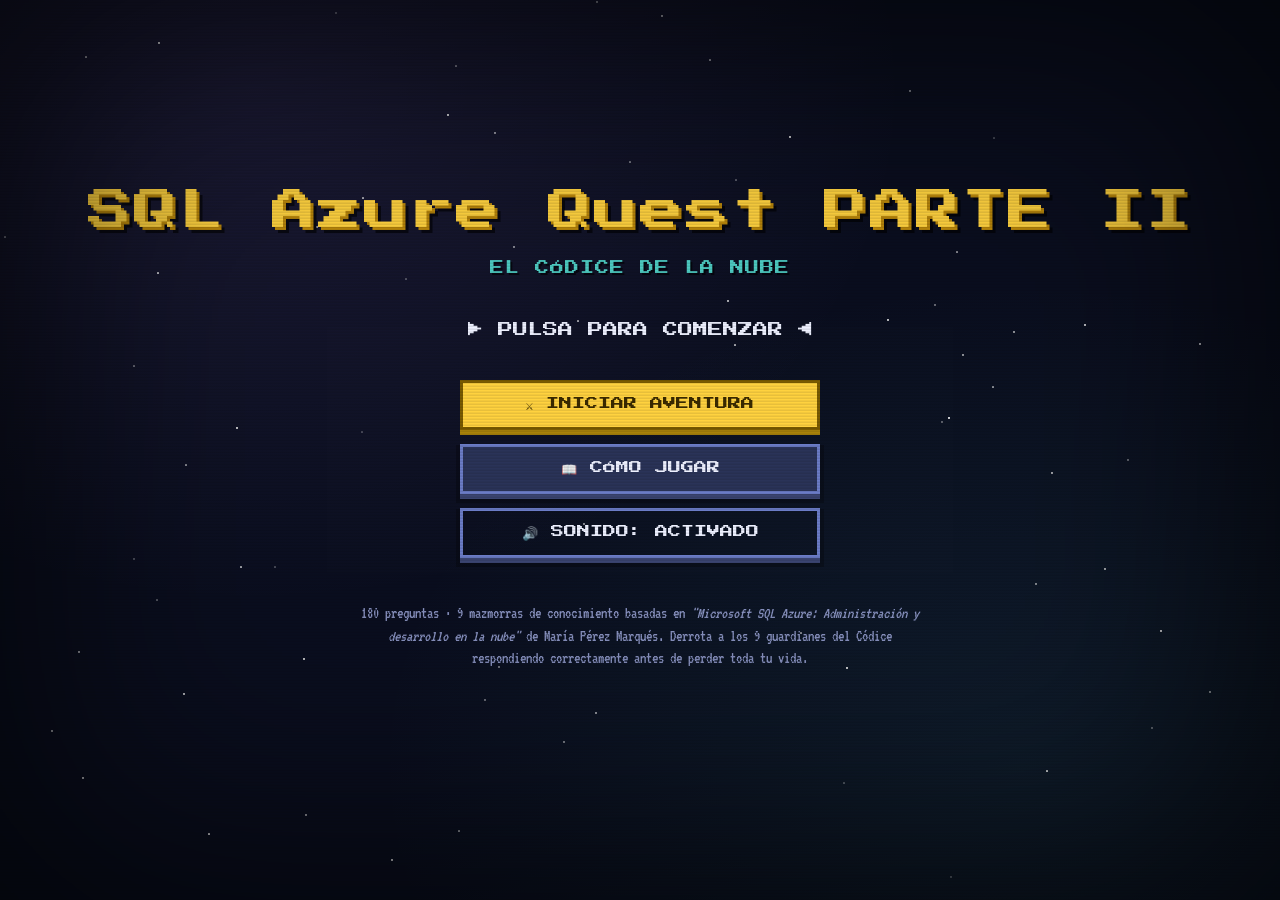
<file: Cuestionario_Parte2.html>
<!DOCTYPE html>
<html lang="es">
<head>
<meta charset="UTF-8">
<meta name="viewport" content="width=device-width, initial-scale=1.0">
<title>SQL Azure Quest - Parte II</title>
<link rel="preconnect" href="https://fonts.googleapis.com">
<link rel="preconnect" href="https://fonts.gstatic.com" crossorigin>
<link href="https://fonts.googleapis.com/css2?family=Press+Start+2P&family=VT323&display=swap" rel="stylesheet">
<style>
:root{
  --bg-void:#0a0e1f;
  --bg-void-2:#060811;
  --bg-panel:#1b2340;
  --bg-panel-2:#141a34;
  --bg-panel-light:#2a3358;
  --border-frame:#6b7cc7;
  --border-frame-dim:#3a4470;
  --text-primary:#eef1ff;
  --text-dim:#8b95c4;
  --hp-player:#3ddc84;
  --hp-player-mid:#ffd23f;
  --hp-player-low:#ff5a5a;
  --hp-enemy:#ff6b6b;
  --accent-gold:#ffd23f;
  --accent-violet:#b98aff;
  --accent-cyan:#4ecdc4;
  --danger:#ff3860;
  --font-display:'Press Start 2P', monospace;
  --font-body:'VT323', monospace;
}
*{box-sizing:border-box;}
html,body{margin:0;padding:0;}
body{
  background:var(--bg-void);
  color:var(--text-primary);
  font-family:var(--font-body);
  min-height:100vh;
  overflow-x:hidden;
  position:relative;
  image-rendering:pixelated;
}
button{font-family:inherit;cursor:pointer;}
::selection{background:var(--accent-violet);color:var(--bg-void);}

/* focus visibility */
a:focus-visible, button:focus-visible, [tabindex]:focus-visible{
  outline:3px dashed var(--accent-gold);
  outline-offset:3px;
}

/* ---------- background atmosphere ---------- */
#starfield{
  position:fixed;inset:0;z-index:0;pointer-events:none;
  background:
    radial-gradient(ellipse at 20% 10%, rgba(185,138,255,0.10), transparent 45%),
    radial-gradient(ellipse at 80% 85%, rgba(78,205,196,0.08), transparent 45%),
    var(--bg-void);
}
#starfield span{
  position:absolute;width:2px;height:2px;background:#fff;border-radius:0;
  opacity:.7;animation:twinkle 3s ease-in-out infinite;
}
@keyframes twinkle{0%,100%{opacity:.15;}50%{opacity:.9;}}

#scanlines{
  position:fixed;inset:0;z-index:50;pointer-events:none;
  background:repeating-linear-gradient(
    to bottom, rgba(0,0,0,0) 0px, rgba(0,0,0,0) 1px,
    rgba(0,0,0,0.18) 2px, rgba(0,0,0,0.18) 3px
  );
  mix-blend-mode:multiply;
  opacity:.5;
}
#vignette{
  position:fixed;inset:0;z-index:49;pointer-events:none;
  box-shadow:inset 0 0 18vw 4vw rgba(0,0,0,0.65);
}

/* ---------- layout screens ---------- */
.screen{
  position:relative;z-index:1;
  min-height:100vh;
  display:none;
  flex-direction:column;
  align-items:center;
  padding:24px 16px 60px;
}
.screen.active{display:flex;}

/* ---------- pixel frame utility ---------- */
.pixel-frame{
  border:4px solid var(--border-frame);
  background:var(--bg-panel);
  box-shadow:
    0 0 0 2px var(--bg-void-2),
    0 0 0 6px var(--border-frame-dim),
    0 10px 0 rgba(0,0,0,0.35);
  position:relative;
}
.pixel-frame::before, .pixel-frame::after{
  content:"";position:absolute;width:10px;height:10px;
  background:var(--accent-gold);
  box-shadow:0 0 0 2px var(--bg-void-2);
}
.pixel-frame::before{top:-7px;left:-7px;}
.pixel-frame::after{bottom:-7px;right:-7px;}

/* ---------- title screen ---------- */
#view-title{justify-content:center;text-align:center;gap:28px;}
.logo{
  font-family:var(--font-display);
  font-size:clamp(22px,6vw,44px);
  line-height:1.5;
  color:var(--accent-gold);
  text-shadow:
    3px 3px 0 #b8860b,
    6px 6px 0 rgba(0,0,0,.6);
  letter-spacing:2px;
}
.logo small{
  display:block;
  font-size:.32em;
  color:var(--accent-cyan);
  text-shadow:2px 2px 0 rgba(0,0,0,.6);
  margin-top:14px;
  letter-spacing:1px;
}
.blink{animation:blink 1.1s steps(1) infinite;}
@keyframes blink{50%{opacity:0;}}
.prompt{
  font-family:var(--font-display);
  font-size:clamp(11px,2.6vw,15px);
  color:var(--text-primary);
}
.title-buttons{display:flex;flex-direction:column;gap:14px;width:min(360px,88vw);}
.btn{
  font-family:var(--font-display);
  font-size:clamp(10px,2vw,13px);
  color:var(--text-primary);
  background:var(--bg-panel-light);
  border:3px solid var(--border-frame);
  padding:14px 10px;
  box-shadow:0 5px 0 var(--border-frame-dim), 0 5px 0 4px rgba(0,0,0,.25);
  transition:transform .08s ease;
  text-align:center;
}
.btn:hover, .btn:focus-visible{background:#39447a;}
.btn:active{transform:translateY(4px);box-shadow:0 1px 0 var(--border-frame-dim);}
.btn.gold{color:#3a2a00;background:var(--accent-gold);border-color:#7a5b00;box-shadow:0 5px 0 #a8820a;}
.btn.gold:hover{background:#ffdd6b;}
.btn.ghost{background:transparent;}
.footer-credit{
  font-family:var(--font-body);
  font-size:16px;color:var(--text-dim);max-width:560px;line-height:1.4;
}

/* ---------- help screen ---------- */
.help-box{
  max-width:640px;padding:22px 24px;margin-top:10px;
}
.help-box h2{font-family:var(--font-display);font-size:15px;color:var(--accent-violet);margin:0 0 16px;}
.help-box p, .help-box li{font-family:var(--font-body);font-size:20px;line-height:1.5;color:var(--text-primary);}
.help-box ul{padding-left:22px;margin:8px 0 18px;}
.help-box .tag{color:var(--accent-gold);}

/* ---------- map screen ---------- */
#view-map{gap:18px;width:100%;max-width:640px;margin:0 auto;}
.map-header{text-align:center;}
.map-header h2{font-family:var(--font-display);font-size:clamp(13px,3vw,18px);color:var(--accent-gold);margin:6px 0;}
.map-progress{font-family:var(--font-body);font-size:20px;color:var(--accent-cyan);}
.trail{
  position:relative;width:100%;padding:20px 0 10px;
}
.trail::before{
  content:"";position:absolute;left:50%;top:0;bottom:0;width:0;
  border-left:4px dashed var(--border-frame-dim);
  transform:translateX(-50%);
  z-index:0;
}
.node-row{display:flex;justify-content:center;margin:6px 0;position:relative;z-index:1;}
.node-row.left{justify-content:flex-start;padding-left:6%;}
.node-row.right{justify-content:flex-end;padding-right:6%;}
.node{
  width:min(78vw,260px);
  display:flex;align-items:center;gap:14px;
  padding:12px 14px;cursor:pointer;
  border:3px solid var(--border-frame);
  background:var(--bg-panel);
  box-shadow:0 4px 0 var(--border-frame-dim);
  transition:transform .1s ease, background .15s ease;
  text-align:left;color:inherit;
}
.node:hover, .node:focus-visible{background:#242c52;transform:translateY(-2px);}
.node:active{transform:translateY(2px);box-shadow:0 1px 0 var(--border-frame-dim);}
.node .glyph{
  font-size:30px;width:52px;height:52px;flex:none;
  display:flex;align-items:center;justify-content:center;
  background:var(--bg-void-2);border:2px solid var(--border-frame-dim);
}
.node .info{flex:1;min-width:0;}
.node .num{font-family:var(--font-display);font-size:10px;color:var(--accent-cyan);}
.node .name{font-family:var(--font-body);font-size:19px;line-height:1.15;color:var(--text-primary);}
.node .boss{font-family:var(--font-body);font-size:15px;color:var(--text-dim);}
.node .star{font-family:var(--font-display);font-size:12px;color:var(--accent-gold);margin-top:4px;}
.node.cleared{border-color:var(--accent-gold);}
.node.final{border-color:var(--danger);}
.node.final .glyph{background:#2a0a12;}

/* ---------- battle screen ---------- */
#view-battle{width:100%;max-width:560px;gap:10px;}
.battle-topbar{
  width:100%;display:flex;justify-content:space-between;align-items:center;
  font-family:var(--font-display);font-size:10px;color:var(--text-dim);
}
.battle-topbar button{
  background:transparent;border:2px solid var(--border-frame-dim);
  color:var(--text-dim);padding:6px 8px;font-family:var(--font-display);font-size:9px;
}
.battle-topbar button:hover{color:var(--text-primary);border-color:var(--border-frame);}
/*=========================
LAYOUT BATALLA NUEVO
=========================*/

.battle-layout{

    display:grid;

    grid-template-columns:minmax(720px,1fr) 340px;

    gap:22px;

    width:100%;

}

#view-battle{

    width:100%;

    max-width:1500px;

    margin:auto;

}

.battle-left{

    display:flex;

    flex-direction:column;

    gap:12px;

}

.battle-right{

    display:flex;

    flex-direction:column;

    gap:15px;

}

.side-panel{

    padding:18px;

}

.side-title{

    font-family:var(--font-display);

    font-size:10px;

    color:var(--accent-gold);

    margin-bottom:15px;

}

.side-stat{

    display:flex;

    justify-content:space-between;

    margin-bottom:10px;

    font-size:20px;

}

.side-stat span:last-child{

    color:var(--accent-cyan);

}

.progress-mini{

    margin-top:10px;

    height:14px;

    border:2px solid var(--border-frame);

    background:var(--bg-void-2);

}

.progress-mini-fill{

    height:100%;

    width:0%;

    background:var(--accent-gold);

    transition:.3s;

}

.combat-log{

    display:flex;

    flex-direction:column;

    gap:8px;

    max-height:170px;

    overflow-y:auto;

    font-size:18px;

}

.log-item{

    border-left:3px solid var(--accent-violet);

    padding-left:8px;

}
.combatant{
  width:100%;padding:14px;display:flex;align-items:center;gap:14px;
}
.portrait{
  position:relative;flex:none;
  width:88px;height:88px;
  border:4px solid var(--border-frame);
  background:radial-gradient(circle at 35% 30%, rgba(255,255,255,.12), transparent 60%), var(--bg-void-2);
  display:flex;align-items:center;justify-content:center;
  font-size:44px;
  box-shadow:0 0 0 3px var(--bg-void-2), 0 0 18px var(--glow, rgba(185,138,255,.35));
}
.portrait .corner{position:absolute;width:8px;height:8px;background:var(--accent-gold);}
.portrait .corner.tl{top:-4px;left:-4px;}
.portrait .corner.br{bottom:-4px;right:-4px;}
.portrait.hit{animation:hitshake .35s ease;}
.portrait.dead{animation:falldown .8s ease forwards;}
@keyframes hitshake{
  0%,100%{transform:translate(0,0) rotate(0);filter:none;}
  20%{transform:translate(-6px,2px) rotate(-4deg);filter:brightness(2) saturate(0);}
  40%{transform:translate(6px,-2px) rotate(4deg);filter:brightness(1.6);}
  60%{transform:translate(-4px,0) rotate(-2deg);}
  80%{transform:translate(4px,0) rotate(2deg);}
}
@keyframes falldown{
  to{transform:translateY(30px) rotate(18deg);opacity:.15;}
}
.cstats{flex:1;min-width:0;}
.cname{font-family:var(--font-display);font-size:11px;color:var(--text-primary);}
.cname .lvl{color:var(--accent-cyan);}
.hpbar-shell{
  margin-top:8px;border:2px solid var(--border-frame-dim);
  background:var(--bg-void-2);height:16px;position:relative;
}
.hpbar-fill{height:100%;width:100%;transition:width .5s cubic-bezier(.2,.8,.3,1);}
.hpbar-fill.player{background:linear-gradient(180deg, var(--hp-player), #1f9c58);}
.hpbar-fill.enemy{background:linear-gradient(180deg, var(--hp-enemy), #b32b2b);}
.hptext{margin-top:3px;font-family:var(--font-body);font-size:16px;color:var(--text-dim);}
.combo-tag{
  font-family:var(--font-display);font-size:9px;color:var(--bg-void);
  background:var(--accent-gold);padding:3px 6px;display:inline-block;margin-top:6px;
}

.dmg-float{
  position:absolute;top:10px;left:50%;transform:translateX(-50%);
  font-family:var(--font-display);font-size:16px;
  pointer-events:none;
  animation:floatup .9s ease forwards;
  text-shadow:2px 2px 0 #000;
  z-index:5;
}
.dmg-float.dmg-enemy{color:var(--accent-gold);}
.dmg-float.dmg-player{color:var(--danger);}
.dmg-float.crit{font-size:20px;color:#fff;}
@keyframes floatup{
  0%{opacity:0;transform:translate(-50%,10px) scale(.7);}
  15%{opacity:1;transform:translate(-50%,-6px) scale(1.1);}
  100%{opacity:0;transform:translate(-50%,-46px) scale(1);}
}

.vs-divider{
  font-family:var(--font-display);font-size:11px;color:var(--accent-violet);
  align-self:center;letter-spacing:3px;
}

.timerbar-shell{
  width:100%;height:10px;border:2px solid var(--border-frame-dim);background:var(--bg-void-2);margin-top:4px;
}
.timerbar-fill{height:100%;width:100%;background:var(--accent-cyan);transition:width .1s linear, background .3s;}

.dialog-box{
  width:100%;padding:18px;margin-top:6px;
}
.qmeta{
  font-family:var(--font-display);font-size:9px;color:var(--text-dim);
  display:flex;justify-content:space-between;margin-bottom:10px;
}
.qtext{
  font-family:var(--font-body);font-size:23px;line-height:1.35;
  color:var(--text-primary);min-height:64px;
}
.options{display:flex;flex-direction:column;gap:10px;margin-top:16px;}
.opt{
  display:flex;align-items:center;gap:10px;
  text-align:left;background:var(--bg-panel-2);
  border:2px solid var(--border-frame-dim);
  color:var(--text-primary);
  padding:11px 12px;font-family:var(--font-body);font-size:19px;line-height:1.25;
}
.opt .cursor{font-family:var(--font-display);font-size:11px;color:var(--accent-gold);opacity:0;flex:none;}
.opt:hover:not(:disabled), .opt.kbd-selected{background:#2a3358;border-color:var(--border-frame);}
.opt:hover:not(:disabled) .cursor, .opt.kbd-selected .cursor{opacity:1;}
.opt:active:not(:disabled){transform:translateY(1px);}
.opt:disabled{cursor:default;}
.opt.correct{background:#173a24;border-color:var(--hp-player);}
.opt.correct .cursor{opacity:1;color:var(--hp-player);}
.opt.wrong{background:#3a1717;border-color:var(--danger);}
.opt.wrong .cursor{opacity:1;color:var(--danger);}

.tip-strip{
  margin-top:14px;padding:10px 12px;background:var(--bg-void-2);
  border-left:4px solid var(--accent-violet);
  font-family:var(--font-body);font-size:18px;color:var(--text-dim);
  display:none;line-height:1.4;
}
.tip-strip.show{display:block;}
.tip-strip .who{color:var(--accent-violet);font-family:var(--font-display);font-size:9px;display:block;margin-bottom:6px;}

.next-hint{
  margin-top:10px;font-family:var(--font-body);font-size:15px;color:var(--text-dim);text-align:right;display:none;
}
.next-hint.show{display:block;}

/* ---------- result screen ---------- */
#view-result{justify-content:center;text-align:center;gap:20px;}
.result-banner{font-family:var(--font-display);font-size:clamp(16px,4vw,26px);letter-spacing:2px;}
.result-banner.victory{color:var(--accent-gold);text-shadow:3px 3px 0 #7a5b00;}
.result-banner.defeat{color:var(--danger);text-shadow:3px 3px 0 #6b0a1e;}
.rank-badge{
  font-family:var(--font-display);font-size:64px;
  width:110px;height:110px;margin:0 auto;
  display:flex;align-items:center;justify-content:center;
  border:4px solid var(--accent-gold);
  color:var(--accent-gold);
  box-shadow:0 0 24px rgba(255,210,63,.4);
}
.stat-grid{
  display:grid;grid-template-columns:1fr 1fr;gap:10px 22px;
  font-family:var(--font-body);font-size:20px;width:min(360px,88vw);
  text-align:left;
}
.stat-grid .label{color:var(--text-dim);}
.stat-grid .value{color:var(--text-primary);text-align:right;}
.result-buttons{display:flex;flex-direction:column;gap:12px;width:min(340px,88vw);}

/* ---------- misc ---------- */
.small-note{font-family:var(--font-body);font-size:15px;color:var(--text-dim);margin-top:18px;max-width:520px;text-align:center;}

@media (max-width:480px){
  .combatant{flex-direction:column;text-align:center;}
  .cstats{width:100%;}
  .qtext{font-size:20px;}
}

@media (prefers-reduced-motion: reduce){
  .portrait.hit{animation:none;}
  .portrait.dead{animation:none;opacity:.2;}
  .dmg-float{animation:none;opacity:1;}
  #starfield span{animation:none;opacity:.4;}
  .blink{animation:none;}
}
</style>
</head>
<body>

<div id="starfield" aria-hidden="true"></div>
<div id="scanlines" aria-hidden="true"></div>
<div id="vignette" aria-hidden="true"></div>

<!-- ===================== TITLE ===================== -->
<section id="view-title" class="screen active" aria-label="Pantalla de título">
  <div class="logo">
    SQL Azure Quest

PARTE II
<br>
    <small>EL CÓDICE DE LA NUBE</small>
  </div>
  <p class="prompt blink">▶ PULSA PARA COMENZAR ◀</p>
  <div class="title-buttons">
    <button class="btn gold" id="btn-play">⚔ INICIAR AVENTURA</button>
    <button class="btn" id="btn-help">📖 CÓMO JUGAR</button>
    <button class="btn ghost" id="btn-mute-title">🔊 SONIDO: ACTIVADO</button>
  </div>
  <p class="footer-credit">180 preguntas · 9 mazmorras de conocimiento basadas en <em>"Microsoft SQL Azure: Administración y desarrollo en la nube"</em> de María Pérez Marqués. Derrota a los 9 guardianes del Códice respondiendo correctamente antes de perder toda tu vida.</p>
</section>

<!-- ===================== HELP ===================== -->
<section id="view-help" class="screen" aria-label="Instrucciones">
  <div class="pixel-frame help-box">
    <h2>📖 CÓMO JUGAR</h2>
    <p>Cada capítulo del libro es una <span class="tag">mazmorra</span> custodiada por un guardián con <span class="tag">100 HP</span> (¡130 HP el guardián final!).</p>
    <ul>
      <li><span class="tag">Respuesta correcta</span> → tu héroe ataca y el guardián pierde HP.</li>
      <li><span class="tag">Respuesta incorrecta o tiempo agotado</span> → el guardián contraataca y TÚ pierdes HP.</li>
      <li>Encadena aciertos para activar <span class="tag">COMBO</span> y golpear más fuerte. Hay probabilidad de <span class="tag">GOLPE CRÍTICO</span>.</li>
      <li>Tienes <span class="tag">20 segundos</span> por pregunta antes de que el guardián te sorprenda.</li>
      <li>La batalla termina cuando un HP llega a 0, o al acabar las 20 preguntas del capítulo.</li>
      <li>Al vencer obtendrás un <span class="tag">rango (S/A/B/C/D)</span> según tu precisión y la vida restante.</li>
    </ul>
    <p>Puedes usar el teclado: <span class="tag">1-4</span> para elegir respuesta, <span class="tag">↑/↓</span> y <span class="tag">Enter</span> para navegar, <span class="tag">Esc</span> para volver al mapa.</p>
    <button class="btn gold" id="btn-help-back">◀ VOLVER</button>
  </div>
</section>

<!-- ===================== MAP ===================== -->
<section id="view-map" class="screen" aria-label="Mapa de capítulos">
  <div class="map-header">
    <h2>MAPA DEL CÓDICE</h2>
    <p class="map-progress" id="map-progress">Mazmorras superadas: 0 / 9</p>
  </div>
  <div class="trail" id="trail"></div>
  <button class="btn ghost" id="btn-map-title">⌂ MENÚ PRINCIPAL</button>
</section>

<!-- ===================== BATTLE ===================== -->
<section id="view-battle" class="screen" aria-label="Batalla">
  <div class="battle-topbar">
    
    <span id="battle-chapter-label">CAPÍTULO 1</span>
    <button id="btn-flee">✕ HUIR AL MAPA</button>
  </div>
<div class="battle-layout">

    <div class="battle-left">
  <div class="pixel-frame combatant" id="enemy-panel">
    <div class="portrait" id="enemy-portrait" style="--glow:rgba(255,107,107,.45)">
      <span class="corner tl"></span><span class="corner br"></span>
      <span id="enemy-glyph">👁️</span>
    </div>
    <div class="cstats">
      <div class="cname" id="enemy-name">EL GUARDIÁN</div>
      <div class="hpbar-shell"><div class="hpbar-fill enemy" id="enemy-hpfill"></div></div>
      <div class="hptext" id="enemy-hptext">100 / 100 HP</div>
    </div>
  </div>

  <div class="vs-divider">◆ VS ◆</div>

  <div class="pixel-frame combatant" id="player-panel">
    <div class="portrait" id="player-portrait" style="--glow:rgba(78,205,196,.45)">
      <span class="corner tl"></span><span class="corner br"></span>
      <span id="player-glyph">🛡️</span>
    </div>
    <div class="cstats">
      <div class="cname">BYTE <span class="lvl">// explorador de datos</span></div>
      <div class="hpbar-shell"><div class="hpbar-fill player" id="player-hpfill"></div></div>
      <div class="hptext" id="player-hptext">100 / 100 HP</div>
      <span class="combo-tag" id="combo-tag" style="display:none;"></span>
    </div>
  </div>

  <div class="timerbar-shell"><div class="timerbar-fill" id="timer-fill"></div></div>

  <div class="pixel-frame dialog-box">
    <div class="qmeta">
      <span id="q-counter">PREGUNTA 1 / 20</span>
      <span id="q-timer">20s</span>
    </div>
    <div class="qtext" id="q-text">Cargando…</div>
    <div class="options" id="q-options"></div>
    <div class="tip-strip" id="tip-strip">
      <span class="who">📜 EL CÓDICE REVELA:</span>
      <span id="tip-text"></span>
    </div>
    <div class="next-hint" id="next-hint">Pulsa ENTER o ESPACIO para continuar ▶</div>
  </div>
      </div>
      <div class="battle-right">

    <div class="pixel-frame side-panel">

        <div class="side-title">
            📊 ESTADÍSTICAS
        </div>

        <div class="side-stat">
            <span>Precisión</span>
            <span id="stat-accuracy">0%</span>
        </div>

        <div class="side-stat">
            <span>Aciertos</span>
            <span id="stat-correct">0</span>
        </div>

        <div class="side-stat">
            <span>Errores</span>
            <span id="stat-errors">0</span>
        </div>

        <div class="side-stat">
            <span>Combo</span>
            <span id="stat-combo">0</span>
        </div>

    </div>

    <div class="pixel-frame side-panel">

        <div class="side-title">
            🗺 PROGRESO
        </div>
<div class="pixel-frame side-panel">

    <div class="side-title">
        👁 GUARDIÁN
    </div>

    <div id="guardian-name">

        El Guardián

    </div>

</div>
        <div id="chapter-progress">

            Capítulo 1 / 9

        </div>

        <div class="progress-mini">

            <div class="progress-mini-fill" id="progress-fill"></div>

        </div>

    </div>

    <div class="pixel-frame side-panel">

        <div class="side-title">
            ⚔ REGISTRO
        </div>

        <div class="combat-log" id="combat-log">

            <div class="log-item">

                Comienza la batalla...

            </div>

        </div>

    </div>

</div>
</div>
</section>

<!-- ===================== RESULT ===================== -->
<section id="view-result" class="screen" aria-label="Resultado de la batalla">
  <div class="result-banner" id="result-banner">¡VICTORIA!</div>
  <div class="rank-badge" id="rank-badge">S</div>
  <div class="pixel-frame" style="padding:18px 24px;">
    <div class="stat-grid">
      <span class="label">Guardián:</span><span class="value" id="res-boss">—</span>
      <span class="label">Aciertos:</span><span class="value" id="res-correct">0 / 20</span>
      <span class="label">Precisión:</span><span class="value" id="res-accuracy">0%</span>
      <span class="label">HP restante:</span><span class="value" id="res-hp">0 / 100</span>
      <span class="label">Mejor combo:</span><span class="value" id="res-combo">0</span>
    </div>
  </div>
  <div class="result-buttons">
    <button class="btn gold" id="btn-retry">⟳ REINTENTAR MAZMORRA</button>
    <button class="btn" id="btn-to-map">🗺 VOLVER AL MAPA</button>
  </div>
  <p class="small-note">El progreso se guarda solo durante esta sesión del navegador. Si recargas la página, el mapa vuelve a empezar.</p>
</section>

<script>
"use strict";

/* ======================================================================
   DATOS: 9 capítulos x 20 preguntas
   formato de cada pregunta: [texto, [op0,op1,op2,op3], indiceCorrecto, dato]
   ====================================================================== */
const CHAPTERS = [
{
  num:6, title:`Tipos de Datos, Funciones y Operadores`, boss:`El Alquimista de Tipos`,
  glyph:`⚗️`, color:`#6fdc8c`,
  questions:[
    [`¿Qué tipo de datos de SQL Azure permite almacenar información geográfica sobre una superficie esférica (como coordenadas terrestres)?`,[`geometry`,`geography`,`hierarchyid`,`xml`],1,`El tipo geography maneja datos referenciados a coordenadas esféricas del planeta.`],
    [`¿Qué tipo de datos representa una posición jerárquica, como un organigrama o un árbol?`,[`geography`,`geometry`,`hierarchyid`,`xml`],2,`hierarchyid permite representar posiciones dentro de una jerarquía.`],
    [`¿Qué extensión de XQuery añade las palabras clave insert, delete y "replace value of"?`,[`XML DML`,`XPath 2.0`,`XQuery Update`,`XML Schema`],0,`XML DML agrega estas palabras clave con distinción de mayúsculas al lenguaje XQuery.`],
    [`¿Qué método del tipo de datos xml devuelve un valor escalar tras consultar una instancia XML?`,[`query()`,`value()`,`nodes()`,`modify()`],1,`value() extrae un valor escalar de una instancia XML.`],
    [`¿Qué método del tipo de datos xml comprueba si existe un nodo determinado?`,[`exist()`,`query()`,`nodes()`,`value()`],0,`exist() devuelve 1 si el nodo consultado existe.`],
    [`¿Cuál de las siguientes es una función de agregado admitida por SQL Azure?`,[`ROW_NUMBER`,`AVG`,`OPENROWSET`,`TEXTPTR`],1,`AVG es una función de agregado admitida; las otras opciones no lo son (o son de otra categoría).`],
    [`¿Qué función de categoría (ranking) asigna un número secuencial a cada fila de una partición?`,[`RANK`,`DENSE_RANK`,`ROW_NUMBER`,`NTILE`],2,`ROW_NUMBER asigna un número de fila secuencial dentro de una partición.`],
    [`¿Se admiten las funciones de conjuntos de filas como OPENROWSET, OPENQUERY u OPENXML?`,[`Sí, todas ellas`,`No, ninguna de ellas`,`Solo OPENROWSET`,`Solo en modo de compatibilidad`],1,`Ninguna función de conjuntos de filas (OPENROWSET, OPENQUERY, OPENXML...) está admitida.`],
    [`De las funciones de texto e imagen, ¿cuál es la ÚNICA que admite SQL Azure?`,[`TEXTPTR`,`TEXTVALID`,`PATINDEX`,`IMAGEVAL`],2,`En esta categoría, SQL Azure solo admite PATINDEX.`],
    [`¿Qué operador realiza la operación módulo (el resto de una división entera)?`,[`/`,`%`,`//`,`MOD`],1,`El operador % devuelve el resto entero de una división, por ejemplo 12 % 5 = 2.`],
    [`¿Qué operador compuesto multiplica una variable por un valor y le asigna el resultado?`,[`+=`,`*=`,`^=`,`|=`],1,`*= multiplica por el valor especificado y asigna el resultado.`],
    [`¿Qué categoría de operador de Transact-SQL NO admite SQL Azure?`,[`Operadores aritméticos`,`Operadores lógicos`,`El operador de resolución de ámbito (::)`,`Operadores de comparación`],2,`El operador de resolución de ámbito es el único que la tabla marca como no admitido.`],
    [`¿Cuántas de las tablas del sistema tradicionales de SQL Server admite Base de datos de SQL Azure?`,[`Todas`,`La mayoría`,`Ninguna`,`Solo cinco`],2,`SQL Azure no admite ninguna de las tablas del sistema clásicas de SQL Server.`],
    [`De las vistas de compatibilidad, ¿cuál de las siguientes SÍ admite SQL Azure?`,[`sys.sysobjects`,`sys.syscharsets`,`sys.sysusers`,`sys.sysindexes`],1,`Solo sys.syscharsets, sys.syslanguages y sys.systypes están admitidas en esta categoría.`],
    [`¿Qué vista de administración dinámica relacionada con la base de datos SÍ está soportada en SQL Azure?`,[`sys.dm_db_file_space_usage`,`sys.dm_db_partition_stats`,`sys.dm_db_session_space_usage`,`sys.dm_db_task_space_usage`],1,`De esta categoría, únicamente sys.dm_db_partition_stats está admitida.`],
    [`¿Qué permiso de base de datos se necesita para consultar cualquier vista de administración dinámica?`,[`CONTROL`,`VIEW DATABASE STATE`,`ALTER`,`TAKE OWNERSHIP`],1,`Se requiere el permiso VIEW DATABASE STATE.`],
    [`¿Se admiten las vistas del esquema de información (como INFORMATION_SCHEMA.TABLES)?`,[`No, están deshabilitadas`,`Sí, se admiten`,`Solo en modo lectura de master`,`Solo para tablas del sistema`],1,`Las vistas del esquema de información sí están soportadas en SQL Azure.`],
    [`¿Qué operador se usa en Transact-SQL para concatenar dos cadenas de texto?`,[`&`,`+`,`||`,`CONCAT()`],1,`El signo + es el operador de concatenación de cadenas.`],
    [`¿Cuál es el único operador de asignación disponible en Transact-SQL?`,[`:=`,`==`,`=`,`<-`],2,`El signo = es el único operador de asignación de Transact-SQL.`],
    [`¿Qué método del tipo hierarchyid devuelve el nivel del nodo dentro del árbol?`,[`GetRoot`,`GetLevel`,`GetAncestor`,`GetDescendant`],1,`GetLevel devuelve el nivel del nodo actual en la jerarquía.`]
  ]
},
{
  num:7, title:`Instrucciones SQL Server Admitidas y Procedimientos`, boss:`El Censor de Sintaxis`,
  glyph:`⚖️`, color:`#ff5a7a`,
  questions:[
    [`¿A qué valor fijo establece siempre SQL Azure el grado máximo de paralelismo en las consultas?`,[`0`,`1`,`4`,`Ilimitado`],1,`SQL Azure siempre fija el grado máximo de paralelismo en 1 e ignora la sugerencia MAXDOP.`],
    [`¿Qué sugerencia de tabla (table hint) NO admite SQL Azure?`,[`NOLOCK`,`PAGLOCK`,`ROWLOCK`,`HOLDLOCK`],1,`SQL Azure no admite la sugerencia de tabla PAGLOCK.`],
    [`¿Cuál de las siguientes categorías de instrucciones SET SÍ admite SQL Azure?`,[`SET FIPS_FLAGGER (junto a otras instrucciones de fecha, bloqueo y transacciones)`,`Ninguna instrucción SET`,`Solo SET NOCOUNT`,`Solo instrucciones de red`],0,`El libro lista numerosas categorías de instrucciones SET admitidas, incluida SET FIPS_FLAGGER.`],
    [`¿Se admite la instrucción BACKUP en Base de datos de SQL Azure?`,[`Sí, con limitaciones`,`No, no se admite en absoluto`,`Solo BACKUP LOG`,`Solo en Business Edition`],1,`BACKUP figura entre las instrucciones no admitidas.`],
    [`¿Se admite la instrucción RESTORE en Base de datos de SQL Azure?`,[`Sí, sin restricciones`,`No, no se admite`,`Solo RESTORE VERIFYONLY`,`Solo desde el Portal`],1,`RESTORE (y sus variantes) no se admite en SQL Azure.`],
    [`¿Qué dos procedimientos almacenados son EXCLUSIVOS de SQL Azure para administrar el firewall?`,[`sp_helprule y sp_addrule`,`sp_set_firewall_rule y sp_delete_firewall_rule`,`sp_configure y sp_who`,`sp_firewall_on y sp_firewall_off`],1,`Son procedimientos específicos de Base de datos de SQL Azure, no existen en SQL Server local.`],
    [`De los procedimientos de seguridad del sistema, ¿cuáles TRES admite SQL Azure?`,[`sp_addlogin`,`sp_grantlogin`,`sp_password`,`sp_addrolemember, sp_droprolemember y sp_helprole`],3,`Estos tres procedimientos de seguridad sí están admitidos; los demás listados en el libro no lo están.`],
    [`¿Se admiten los procedimientos del sistema sp_server_info y sp_databases?`,[`Sí, ambos`,`No, ninguno de los dos`,`Solo sp_databases`,`Solo sp_server_info`],1,`Ambos procedimientos del catálogo no están admitidos en SQL Azure.`],
    [`¿Qué código de error indica que la instrucción USE no se admite para cambiar de base de datos?`,[`40501`,`40508`,`40544`,`40611`],1,`El error 40508 indica que USE no se admite para conmutar de base de datos.`],
    [`¿Qué código de error indica que una tabla sin índice clúster no se admite en esta versión?`,[`40054`,`40501`,`40544`,`40615`],0,`El error 40054 aparece cuando se crea una tabla sin índice clúster.`],
    [`¿Cuántas reglas de firewall como máximo puede tener definidas un servidor SQL Azure?`,[`32`,`64`,`128`,`256`],2,`Un servidor puede tener hasta 128 reglas de firewall; superarlo produce el error 40611.`],
    [`¿Qué código de error indica que un cliente no tiene permiso de firewall para acceder al servidor?`,[`40508`,`40544`,`40615`,`40197`],2,`El error 40615 indica que la dirección IP del cliente no tiene una regla de firewall que la permita.`],
    [`¿Qué código de error indica que "el servicio está ocupado actualmente, vuelva a intentarlo"?`,[`40501`,`40549`,`40551`,`40611`],0,`El error 40501 pide reintentar la solicitud tras unos segundos.`],
    [`¿Qué código de error se produce cuando una sesión termina por tener una transacción de larga duración?`,[`40544`,`40549`,`40552`,`40615`],1,`El error 40549 indica que la sesión terminó por una transacción demasiado larga.`],
    [`¿Qué código de error se produce por adquirir demasiados bloqueos en una sola transacción?`,[`40550`,`40551`,`40553`,`40561`],0,`El error 40550 se produce al adquirir demasiados bloqueos en una transacción.`],
    [`¿Qué código de error se produce por uso excesivo del espacio de TEMPDB?`,[`40549`,`40550`,`40551`,`40552`],2,`El error 40551 indica uso excesivo de TEMPDB.`],
    [`¿Cuántos tipos de limitación (throttling) de recursos existen en SQL Azure?`,[`Uno`,`Dos (suave y estricta)`,`Tres`,`Cuatro`],1,`Existen dos tipos de limitación: la suave y la estricta.`],
    [`En el modo de limitación número 3 ('Rechazar todo'), ¿qué instrucciones se pueden procesar?`,[`Solo SELECT`,`Solo DELETE`,`Ninguna`,`Todas menos INSERT`],2,`En el modo 3, ninguna instrucción se puede procesar.`],
    [`Para obtener el MODO de limitación a partir de un código de motivo, ¿qué operación se aplica?`,[`Se divide entre 256`,`Se aplica módulo 4`,`Se multiplica por 2`,`Se convierte directamente a binario`],1,`El modo de limitación se obtiene aplicando módulo 4 al código de motivo.`],
    [`Para obtener el TIPO DE RECURSO limitado a partir del código de motivo, ¿qué se hace tras dividir entre 256?`,[`Se suma 1`,`Se convierte el cociente a binario`,`Se aplica módulo 10`,`Se resta 256`],1,`Tras dividir entre 256, el cociente se convierte a su equivalente binario para identificar el recurso.`]
  ]
},
{
  num:8, title:`Lenguaje de Definición de Datos (DDL)`, boss:`El Forjador de Esquemas`,
  glyph:`🔨`, color:`#d9a066`,
  questions:[
    [`¿Qué cláusula de ALTER DATABASE se usa para cambiar el nombre de una base de datos?`,[`MODIFY NAME`,`RENAME TO`,`SET NAME`,`CHANGE NAME`],0,`MODIFY NAME = nuevo_nombre cambia el nombre de la base de datos.`],
    [`¿Qué cláusula de ALTER DATABASE permite cambiar el tamaño máximo (MAXSIZE) o la edición?`,[`ALTER EDITION`,`MODIFY`,`SET OPTIONS`,`RESIZE`],1,`MODIFY (MAXSIZE=... , EDITION=...) cambia esas propiedades.`],
    [`¿Qué opción clásica de ALTER DATABASE NO admite SQL Azure?`,[`MODIFY NAME`,`COLLATE`,`MODIFY EDITION (dentro de MODIFY)`,`MAXSIZE (dentro de MODIFY)`],1,`COLLATE no se admite en una base de datos de usuario mediante ALTER DATABASE.`],
    [`Si al crear una base de datos NO se especifica ni MAXSIZE ni EDITION, ¿qué se crea por defecto?`,[`Business Edition de 10 GB`,`Web Edition de 1 GB`,`Web Edition de 5 GB`,`Business Edition de 50 GB`],1,`Sin especificar nada, se crea una base de datos Web Edition de 1 GB.`],
    [`¿Debe ser CREATE DATABASE la única instrucción dentro de un lote de Transact-SQL?`,[`No, se puede combinar con otras`,`Sí, debe ser la única instrucción`,`Solo en Web Edition`,`Solo si se copia una base de datos`],1,`CREATE DATABASE debe ser la única instrucción de su lote.`],
    [`¿A qué base de datos hay que estar conectado para ejecutar la instrucción CREATE DATABASE?`,[`tempdb`,`model`,`master`,`tempdb o master`],2,`CREATE DATABASE se ejecuta estando conectado a master.`],
    [`¿Qué tipo de funciones NO se pueden crear con CREATE FUNCTION en SQL Azure?`,[`Funciones escalares`,`Funciones con valores de tabla insertadas`,`Funciones CLR (escalares o con valores de tabla)`,`Funciones de múltiples instrucciones`],2,`No se admite crear funciones escalares ni con valores de tabla basadas en CLR.`],
    [`¿Cuál de estas opciones de ALTER INDEX NO admite SQL Azure?`,[`REBUILD`,`DISABLE`,`PAD_INDEX`,`IGNORE_DUP_KEY`],2,`PAD_INDEX es una de las opciones de rebuild no admitidas.`],
    [`¿Cuál es la longitud máxima del parámetro username completo (login@servidor)?`,[`64 caracteres`,`100 caracteres`,`128 caracteres`,`255 caracteres`],2,`El parámetro username está limitado a 128 caracteres en total.`],
    [`¿Qué opción de ALTER LOGIN, relacionada con la caducidad de contraseñas, NO admite SQL Azure?`,[`PASSWORD`,`NAME`,`CHECK_EXPIRATION`,`OLD_PASSWORD`],2,`CHECK_EXPIRATION no está admitida como opción de ALTER LOGIN.`],
    [`¿Qué debe existir en una tabla ANTES de que se permita una operación INSERT?`,[`Una vista indizada`,`Un índice clúster`,`Un desencadenador`,`Una clave externa`],1,`Toda tabla necesita un índice clúster antes de poder insertar filas.`],
    [`¿Qué tipo de desencadenadores NO se pueden crear ni modificar en SQL Azure?`,[`Desencadenadores DML`,`Desencadenadores DDL con ámbito de base de datos`,`Desencadenadores de inicio de sesión (LOGON)`,`Desencadenadores INSTEAD OF`],2,`No se admiten desencadenadores en eventos de inicio de sesión.`],
    [`¿Cuándo admite ALTER USER la cláusula WITH LOGIN?`,[`Siempre, sin condiciones`,`Solo si es la única instrucción del lote SQL`,`Nunca se admite`,`Solo en SQL dinámico`],1,`Solo se admite WITH LOGIN si ALTER USER es la única instrucción del lote.`],
    [`¿Qué opción NO admite la instrucción ALTER VIEW en SQL Azure?`,[`SCHEMABINDING`,`VIEW_METADATA`,`ENCRYPTION`,`WITH CHECK OPTION`],2,`ENCRYPTION no está admitida por ALTER VIEW.`],
    [`¿Cuántas partes admite como máximo un nombre de objeto en CREATE INDEX (por ejemplo, bd.esquema.objeto)?`,[`Dos partes`,`Tres partes`,`Cuatro partes`,`Solo una parte`],1,`Se admite el formato de tres partes; no se admiten nombres de cuatro partes.`],
    [`¿Debe ser CREATE LOGIN la única instrucción de un lote SQL?`,[`No, puede combinarse libremente`,`Sí, debe ser la única instrucción`,`Solo si usa hashed_password`,`Solo en la base de datos de usuario`],1,`CREATE LOGIN debe ser la única instrucción de su lote de SQL.`],
    [`CREATE SPATIAL INDEX crea un índice espacial sobre una columna de tipo...`,[`int o varchar`,`geography o geometry`,`xml o hierarchyid`,`datetime`],1,`El índice espacial se crea sobre columnas de tipo geography o geometry.`],
    [`¿Qué es, en esencia, lo que crea la instrucción CREATE SYNONYM?`,[`Una copia física de una tabla`,`Un nombre alternativo para un objeto de base de datos`,`Un índice adicional`,`Un nuevo esquema`],1,`Un sinónimo es un nombre alternativo para una tabla, vista u otro objeto.`],
    [`¿Qué cláusula de CREATE USER solo se admite si es la única instrucción del lote?`,[`WITH DEFAULT_SCHEMA`,`FOR/FROM LOGIN`,`WITHOUT LOGIN`,`Todas las anteriores por igual`],1,`La cláusula FOR|FROM LOGIN solo se admite si CREATE USER es la única instrucción del lote.`],
    [`¿Debe ser CREATE VIEW la primera instrucción dentro de un lote de consultas?`,[`No, puede ir en cualquier posición`,`Sí, debe ser la primera instrucción`,`Solo si tiene SCHEMABINDING`,`Solo en vistas indizadas`],1,`CREATE VIEW debe ser la primera instrucción de un lote de consultas.`]
  ]
},
{
  num:9, title:`Lenguajes DML y DCL`, boss:`El Tirano del Control de Datos`,
  glyph:`👑`, color:`#ff3860`, final:true,
  questions:[
    [`De todas las instrucciones DML (INSERT, UPDATE, DELETE, MERGE), ¿cuál es la ÚNICA que tiene limitaciones propias en SQL Azure?`,[`UPDATE`,`DELETE`,`INSERT`,`MERGE`],2,`INSERT es la única instrucción DML con acotaciones propias; el resto mantiene su sintaxis habitual.`],
    [`¿Qué tipo de nombres de objeto NO admite la instrucción INSERT en SQL Azure?`,[`Nombres de una parte`,`Nombres de dos partes`,`Nombres de tres y cuatro partes`,`Todos los formatos son válidos`],2,`INSERT no admite nombres de objeto de tres o cuatro partes.`],
    [`¿Qué opciones de origen de datos NO admite INSERT en SQL Azure?`,[`VALUES y DEFAULT VALUES`,`OPENQUERY y OPENROWSET`,`SELECT derivado`,`Una instrucción EXECUTE`],1,`INSERT no admite las opciones OPENQUERY ni OPENROWSET.`],
    [`¿Qué instrucción del lenguaje DCL concede permisos sobre una base de datos, usuario, rol o tipo?`,[`ALLOW`,`GRANT`,`ENABLE`,`PERMIT`],1,`GRANT concede permisos en bases de datos, entidades de seguridad o tipos.`],
    [`¿Qué instrucción DCL revoca permisos previamente concedidos o denegados?`,[`REMOVE`,`CANCEL`,`REVOKE`,`UNDO`],2,`REVOKE deshace permisos concedidos o denegados anteriormente.`],
    [`¿Qué instrucción DCL deniega explícitamente un permiso a un usuario o rol?`,[`BLOCK`,`DENY`,`FORBID`,`RESTRICT`],1,`DENY deniega explícitamente un permiso.`],
    [`¿Cuál de estos tipos de entidad de seguridad NO admite SQL Azure en GRANT/REVOKE/DENY?`,[`Database_user`,`Database_role`,`Application_role`,`Database_user_with_no_login`],2,`Application_role no está admitido como principal de base de datos en estas instrucciones.`],
    [`¿Qué opción de la instrucción EXECUTE, relacionada con inicios de sesión, NO se admite?`,[`EXECUTE AS LOGIN`,`EXECUTE AS USER`,`EXECUTE AS CALLER`,`EXECUTE AS SELF`],0,`EXECUTE AS LOGIN no está admitida en SQL Azure.`],
    [`¿Qué instrucción establece el contexto de ejecución (identidad) bajo el que se ejecuta una sesión?`,[`SET CONTEXT`,`EXECUTE AS`,`IMPERSONATE`,`SET IDENTITY`],1,`EXECUTE AS establece el contexto de ejecución de la sesión.`],
    [`Para funciones y procedimientos almacenados, ¿qué contextos admite la cláusula EXECUTE AS?`,[`Solo CALLER`,`CALLER, SELF, OWNER o 'user_name'`,`Solo SELF y OWNER`,`Solo 'user_name'`],1,`Estos cuatro contextos están disponibles para funciones, procedimientos y desencadenadores DML.`],
    [`¿Se admite ejecutar un comando de "paso a través" en un servidor vinculado (linked server) mediante EXECUTE?`,[`Sí, sin restricciones`,`No, no se admite`,`Solo con EXECUTE AS`,`Solo desde SQLCMD`],1,`EXECUTE no admite ejecutar comandos de paso a través en servidores vinculados.`],
    [`¿Qué argumento NO admiten las instrucciones ENABLE TRIGGER y DISABLE TRIGGER?`,[`ALL`,`ON DATABASE`,`ALL SERVER`,`El nombre del esquema`],2,`El argumento ALL SERVER no está admitido en ninguna de las dos instrucciones.`],
    [`En SQL Azure, ¿a qué puede hacer referencia el parámetro "database" de la instrucción USE?`,[`A cualquier base de datos del servidor`,`Únicamente a la base de datos actual (la ya conectada)`,`A la base de datos master siempre`,`A ninguna, USE no existe en Azure`],1,`El parámetro solo puede referirse a la base de datos con la que ya está conectado.`],
    [`¿La instrucción USE cambia realmente de base de datos activa dentro de la misma conexión en SQL Azure?`,[`Sí, cambia sin problema`,`No, hay que establecer una nueva conexión directa`,`Solo si el usuario es dbmanager`,`Solo dentro de un procedimiento almacenado`],1,`Para cambiar de base de datos hay que conectarse directamente a la de destino.`],
    [`¿Tienen limitaciones propias las instrucciones TCL (BEGIN/COMMIT/ROLLBACK TRANSACTION) en SQL Azure?`,[`Sí, muchas`,`No, se admiten con la misma sintaxis que en Transact-SQL`,`Solo COMMIT tiene limitaciones`,`Solo se admite BEGIN TRANSACTION`],1,`Las instrucciones de control de transacciones son admisibles sin acotaciones en SQL Azure.`],
    [`¿Qué instrucción del lenguaje TCL confirma de forma permanente una transacción?`,[`SAVE TRANSACTION`,`COMMIT TRANSACTION`,`END TRANSACTION`,`CLOSE TRANSACTION`],1,`COMMIT TRANSACTION confirma los cambios de la transacción.`],
    [`¿Qué instrucción del lenguaje TCL deshace los cambios de una transacción?`,[`UNDO TRANSACTION`,`CANCEL TRANSACTION`,`ROLLBACK TRANSACTION`,`REVERT TRANSACTION`],2,`ROLLBACK TRANSACTION deshace los cambios realizados.`],
    [`¿Qué cláusula opcional de GRANT permite que el destinatario también pueda conceder ese mismo permiso a otros?`,[`WITH GRANT OPTION`,`WITH CASCADE`,`AS ADMIN`,`WITH FULL ACCESS`],0,`WITH GRANT OPTION permite reconceder el permiso a otros principales.`],
    [`¿Qué cláusula de REVOKE deshace específicamente la capacidad de conceder el permiso a otros (sin quitar el permiso en sí)?`,[`CASCADE`,`GRANT OPTION FOR`,`FROM ALL`,`RESTRICT`],1,`REVOKE GRANT OPTION FOR revoca solo la capacidad de reconceder el permiso.`],
    [`Para un desencadenador DDL con ámbito de base de datos, ¿qué contexto de EXECUTE AS NO está disponible (a diferencia de funciones/procedimientos)?`,[`CALLER`,`SELF`,`OWNER`,`'user_name'`],2,`Los desencadenadores DDL con ámbito de base de datos admiten CALLER, SELF o 'user_name', pero no OWNER.`]
  ]
}
];

/* ======================================================================
   ESTADO DEL JUEGO
   ====================================================================== */
const state = {
  soundOn:true,
  audioCtx:null,
  chapterIdx:null,
  order:[],          // índices de preguntas barajados para el intento actual
  qi:0,               // posición actual dentro de "order"
  playerHP:100, playerMaxHP:100,
  enemyHP:100, enemyMaxHP:100,
  correct:0, wrong:0,
  combo:0, bestCombo:0,
  answered:false,
  timerHandle:null,
  timeLeft:20,
  progress:{}          // {chapterNum:{cleared:true, rank:'A'}}
};

/* ======================================================================
   AUDIO — sintetizador simple con WebAudio
   ====================================================================== */
function ensureAudio(){
  if(!state.audioCtx){
    try{ state.audioCtx = new (window.AudioContext||window.webkitAudioContext)(); }catch(e){ state.audioCtx=null; }
  }
  if(state.audioCtx && state.audioCtx.state==='suspended'){ state.audioCtx.resume(); }
}
function tone(freq,start,dur,type,vol){
  if(!state.soundOn || !state.audioCtx) return;
  const ctx=state.audioCtx;
  const osc=ctx.createOscillator();
  const gain=ctx.createGain();
  osc.type=type||'square';
  osc.frequency.setValueAtTime(freq, ctx.currentTime+start);
  gain.gain.setValueAtTime(0, ctx.currentTime+start);
  gain.gain.linearRampToValueAtTime(vol||0.12, ctx.currentTime+start+0.01);
  gain.gain.exponentialRampToValueAtTime(0.001, ctx.currentTime+start+dur);
  osc.connect(gain); gain.connect(ctx.destination);
  osc.start(ctx.currentTime+start);
  osc.stop(ctx.currentTime+start+dur+0.02);
}
const SFX = {
  move(){ tone(520,0,.05,'square',.06); },
  select(){ tone(660,0,.05,'square',.08); tone(880,.05,.06,'square',.08); },
  hitEnemy(crit){ tone(880,0,.07,'square',.14); tone(crit?1400:1100,.06,.09,'square',.12); },
  hitPlayer(crit){ tone(220,0,.09,'sawtooth',.14); tone(crit?140:160,.08,.12,'sawtooth',.12); },
  wrong(){ tone(180,0,.12,'triangle',.10); },
  victory(){ [523,659,784,1046].forEach((f,i)=>tone(f,i*.13,.16,'square',.11)); },
  defeat(){ [392,330,262,196].forEach((f,i)=>tone(f,i*.18,.22,'triangle',.11)); },
  tick(){ tone(700,0,.03,'square',.05); }
};

/* ======================================================================
   UTILIDADES
   ====================================================================== */
function $(sel){ return document.querySelector(sel); }
function $all(sel){ return Array.from(document.querySelectorAll(sel)); }
function showScreen(id){
  $all('.screen').forEach(s=>s.classList.remove('active'));
  $('#'+id).classList.add('active');
}
function shuffle(arr){
  const a=arr.slice();
  for(let i=a.length-1;i>0;i--){
    const j=Math.floor(Math.random()*(i+1));
    [a[i],a[j]]=[a[j],a[i]];
  }
  return a;
}
function randInt(min,max){ return Math.floor(Math.random()*(max-min+1))+min; }
function isCrit(){ return Math.random() < 0.15; }

/* ======================================================================
   ESTRELLAS DE FONDO
   ====================================================================== */
(function buildStarfield(){
  const field = $('#starfield');
  for(let i=0;i<70;i++){
    const s=document.createElement('span');
    s.style.left = Math.random()*100+'%';
    s.style.top = Math.random()*100+'%';
    s.style.animationDelay = (Math.random()*3)+'s';
    s.style.opacity = (0.2+Math.random()*0.6).toFixed(2);
    field.appendChild(s);
  }
})();

/* ======================================================================
   PANTALLA DE TÍTULO / AYUDA
   ====================================================================== */
$('#btn-play').addEventListener('click', ()=>{ ensureAudio(); SFX.select(); renderMap(); showScreen('view-map'); });
$('#btn-help').addEventListener('click', ()=>{ ensureAudio(); SFX.move(); showScreen('view-help'); });
$('#btn-help-back').addEventListener('click', ()=>{ SFX.move(); showScreen('view-title'); });
$('#btn-map-title').addEventListener('click', ()=>{ SFX.move(); showScreen('view-title'); });
function refreshMuteLabels(){
  const label = state.soundOn ? '🔊 SONIDO: ACTIVADO' : '🔈 SONIDO: DESACTIVADO';
  $('#btn-mute-title').textContent = label;
}
$('#btn-mute-title').addEventListener('click', ()=>{
  ensureAudio();
  state.soundOn = !state.soundOn;
  refreshMuteLabels();
  if(state.soundOn) SFX.select();
});
refreshMuteLabels();

/* ======================================================================
   MAPA
   ====================================================================== */
function renderMap(){
  const trail = $('#trail');
  trail.innerHTML='';
  let clearedCount=0;
  CHAPTERS.forEach((ch,idx)=>{
    const prog = state.progress[ch.num];
    if(prog && prog.cleared) clearedCount++;
    const row=document.createElement('div');
    row.className='node-row '+(idx%2===0?'left':'right');
    const node=document.createElement('button');
    node.className='node'+(prog&&prog.cleared?' cleared':'')+(ch.final?' final':'');
    node.setAttribute('aria-label', 'Capítulo '+ch.num+': '+ch.title);
    node.innerHTML =
      '<span class="glyph" style="color:'+ch.color+'">'+ch.glyph+'</span>'+
      '<span class="info">'+
        '<span class="num">CAP. '+ch.num+(ch.final?' · FINAL':'')+'</span>'+
        '<span class="name">'+ch.title+'</span>'+
        '<span class="boss">Guardián: '+ch.boss+'</span>'+
        (prog&&prog.cleared ? '<span class="star">★ RANGO '+prog.rank+'</span>' : '') +
      '</span>';
    node.addEventListener('click', ()=>{ ensureAudio(); SFX.select(); startChapter(idx); });
    row.appendChild(node);
    trail.appendChild(row);
  });
  $('#map-progress').textContent = 'Mazmorras superadas: '+clearedCount+' / ' + CHAPTERS.length;
}

/* ======================================================================
   BATALLA
   ====================================================================== */
function startChapter(idx){
  const ch = CHAPTERS[idx];
  document.getElementById("chapter-progress").textContent =
`Capítulo ${ch.num} (${idx + 1}/${CHAPTERS.length})`;
document.getElementById("guardian-name").textContent =
ch.boss;
document.getElementById("progress-fill").style.width =
`${((idx + 1) / CHAPTERS.length) * 100}%`;
  state.chapterIdx = idx;
  state.order = shuffle(ch.questions.map((_,i)=>i));
  state.qi = 0;
  state.playerHP = state.playerMaxHP = 100;
  state.enemyHP = state.enemyMaxHP = ch.final ? 130 : 100;
  state.correct = 0; state.wrong = 0;
  state.combo = 0; state.bestCombo = 0;
  state.answered = false;

  $('#battle-chapter-label').textContent = 'CAPÍTULO '+ch.num+' · '+ch.title.toUpperCase();
  $('#enemy-name').textContent = ch.boss.toUpperCase();
  $('#enemy-glyph').textContent = ch.glyph;
  $('#enemy-portrait').style.setProperty('--glow', hexToGlow(ch.color));
  $('#combo-tag').style.display='none';

  updateHPBar('enemy'); updateHPBar('player');
  showScreen('view-battle');
  updateBattleStats();

document.getElementById("combat-log").innerHTML = `
<div class="log-item">
⚔ Ha comenzado el combate
</div>
`;
  loadQuestion();
}
function hexToGlow(hex){
  return hex ? hex+'88' : 'rgba(255,107,107,.45)';
}

function updateHPBar(who){
  if(who==='enemy'){
    const pct = Math.max(0, (state.enemyHP/state.enemyMaxHP)*100);
    $('#enemy-hpfill').style.width = pct+'%';
    $('#enemy-hptext').textContent = Math.max(0,state.enemyHP)+' / '+state.enemyMaxHP+' HP';
  } else {
    const pct = Math.max(0, (state.playerHP/state.playerMaxHP)*100);
    $('#player-hpfill').style.width = pct+'%';
    $('#player-hptext').textContent = Math.max(0,state.playerHP)+' / '+state.playerMaxHP+' HP';
    const fill = $('#player-hpfill');
    if(pct<=25) fill.style.background='linear-gradient(180deg, var(--hp-player-low), #8a1c1c)';
    else if(pct<=50) fill.style.background='linear-gradient(180deg, var(--hp-player-mid), #a8820a)';
    else fill.style.background='linear-gradient(180deg, var(--hp-player), #1f9c58)';
  }
}

function currentQuestionData(){
  const ch = CHAPTERS[state.chapterIdx];
  const raw = ch.questions[state.order[state.qi]];
  const [text, opts, correctIdx, tip] = raw;
  const order = [0,1,2,3]
  const newOpts = order.map(i=>opts[i]);
  const newCorrect = order.indexOf(correctIdx);
  return {text, options:newOpts, correct:newCorrect, tip};
}

let currentQ = null;
let kbdSelected = -1;

function loadQuestion(){
  clearInterval(state.timerHandle);
  state.answered = false;
  kbdSelected = -1;
  const ch = CHAPTERS[state.chapterIdx];
  currentQ = currentQuestionData();

  $('#q-counter').textContent = 'PREGUNTA '+(state.qi+1)+' / '+ch.questions.length;
  $('#q-text').textContent = currentQ.text;
  $('#tip-strip').classList.remove('show');
  $('#next-hint').classList.remove('show');

  const optsWrap = $('#q-options');
  optsWrap.innerHTML='';
  currentQ.options.forEach((optText,i)=>{
    const b=document.createElement('button');
    b.className='opt';
    b.innerHTML = '<span class="cursor">▶</span><span>'+optText+'</span>';
    b.addEventListener('click', ()=>selectAnswer(i));
    optsWrap.appendChild(b);
  });

  state.timeLeft = 20;
  $('#timer-fill').style.width='100%';
  $('#timer-fill').style.background='var(--accent-cyan)';
  $('#q-timer').textContent = state.timeLeft+'s';
  state.timerHandle = setInterval(tickTimer, 100);
}

function tickTimer(){
  state.timeLeft -= 0.1;
  const pct = Math.max(0, (state.timeLeft/20)*100);
  $('#timer-fill').style.width = pct+'%';
  if(state.timeLeft<=6){ $('#timer-fill').style.background='var(--danger)'; }
  $('#q-timer').textContent = Math.max(0,Math.ceil(state.timeLeft))+'s';
  if(state.timeLeft<=0){
    clearInterval(state.timerHandle);
    if(!state.answered) selectAnswer(-1); // tiempo agotado
  }
}

function selectAnswer(choiceIdx){
  if(state.answered) return;
  state.answered = true;
  clearInterval(state.timerHandle);

  const buttons = $all('#q-options .opt');
  buttons.forEach(b=>b.disabled=true);

  const isRight = choiceIdx === currentQ.correct;
  if(choiceIdx>=0) buttons[choiceIdx].classList.add(isRight?'correct':'wrong');
  if(!isRight) buttons[currentQ.correct].classList.add('correct');

  $('#tip-strip').classList.add('show');
  $('#tip-text').textContent = currentQ.tip;

  if(isRight){
    state.correct++;
    updateBattleStats();

const mensajes = [
  
"🗡 Ataque acertado",

"⚡ Consulta ejecutada",

"💥 Golpe crítico",

"✔ Respuesta correcta",

"☁ Azure responde"

];

addCombatLog(

mensajes[Math.floor(Math.random()*mensajes.length)]
  
);
    state.combo++;
    updateBattleStats();
    state.bestCombo = Math.max(state.bestCombo, state.combo);
    let dmg = randInt(14,22);
    if(state.combo>0 && state.combo%3===0) dmg += 6;
    const crit = isCrit();
    if(crit) dmg = Math.round(dmg*1.5);
    state.enemyHP = Math.max(0, state.enemyHP - dmg);
    SFX.hitEnemy(crit);
    floatDamage('enemy-panel', dmg, crit, 'dmg-enemy');
    shakePortrait('enemy-portrait');
    updateHPBar('enemy');
    if(state.combo>=2){
      const tag=$('#combo-tag');
      tag.style.display='inline-block';
      tag.textContent = 'COMBO x'+state.combo+(crit?' · CRÍTICO':'');
    }
  } else {
    state.wrong++;
    updateBattleStats();

const mensajes = [

"✖ Error de sintaxis",

"☠ El guardián contraataca",

"⚠ Consulta inválida",

"💢 Has recibido daño",

"❌ Respuesta incorrecta"

];

addCombatLog(

mensajes[Math.floor(Math.random()*mensajes.length)]

);
    state.combo = 0;
    $('#combo-tag').style.display='none';
    let dmg = randInt(14,22);
    const crit = isCrit();
    if(crit) dmg = Math.round(dmg*1.5);
    state.playerHP = Math.max(0, state.playerHP - dmg);
    SFX.hitPlayer(crit);
    floatDamage('player-panel', dmg, crit, 'dmg-player');
    shakePortrait('player-portrait');
    updateHPBar('player');
  }

  $('#next-hint').classList.add('show');

  const enemyDown = state.enemyHP<=0;
  const playerDown = state.playerHP<=0;

  window._advance = function(){
    window._advance = null;
    document.removeEventListener('keydown', keyAdvanceHandler);
    // Si alguien llegó a 0 HP solo mostramos el efecto visual
if(enemyDown){
    $('#enemy-portrait').classList.add('dead');
}

if(playerDown){
    $('#player-portrait').classList.add('dead');
}

// Continuar siempre hasta responder todas las preguntas
state.qi++;

if(state.qi >= state.order.length){

    endBattle('outofquestions');

}else{

    loadQuestion();

  };
  }
  function keyAdvanceHandler(e){
    if(e.key==='Enter' || e.key===' '){ e.preventDefault(); if(window._advance) window._advance(); }
  }
  document.addEventListener('keydown', keyAdvanceHandler);

  setTimeout(()=>{ if(window._advance) window._advance(); }, 2400);
}

function shakePortrait(id){
  const el = $('#'+id);
  el.classList.remove('hit'); void el.offsetWidth; el.classList.add('hit');
}
function floatDamage(panelId, dmg, crit, cls){
  const panel = $('#'+panelId);
  const span = document.createElement('div');
  span.className = 'dmg-float '+cls+(crit?' crit':'');
  span.textContent = (crit?'¡CRÍTICO! ':'') + '-'+dmg;
  panel.style.position='relative';
  panel.appendChild(span);
  setTimeout(()=>span.remove(),950);
}

$('#btn-flee').addEventListener('click', ()=>{
  if(confirm('¿Huir de la batalla y volver al mapa? Perderás el progreso de este intento.')){
    clearInterval(state.timerHandle);
    SFX.move();
    renderMap();
    showScreen('view-map');
  }
});

/* ======================================================================
   RESULTADO
   ====================================================================== */
function calcRank(correct,total,hpPercent){
  const accuracy = correct/total;
  const score = accuracy*0.6 + hpPercent*0.4;
  if(score>=0.92) return 'S';
  if(score>=0.78) return 'A';
  if(score>=0.6)  return 'B';
  if(score>=0.4)  return 'C';
  return 'D';
}

function updateBattleStats(){

    const total = state.correct + state.wrong;

    const accuracy =
        total === 0
        ? 0
        : Math.round((state.correct / total) * 100);

    document.getElementById("stat-accuracy").textContent =
        accuracy + "%";

    document.getElementById("stat-correct").textContent =
        state.correct;

    document.getElementById("stat-errors").textContent =
        state.wrong;

    document.getElementById("stat-combo").textContent =
        "x" + state.combo;

}

function addCombatLog(text){

    const log = document.getElementById("combat-log");

    const item = document.createElement("div");

    item.className = "log-item";

    item.innerHTML = text;

    log.prepend(item);

    while(log.children.length > 8){

        log.removeChild(log.lastChild);

    }

}
function endBattle(result){
  const ch = CHAPTERS[state.chapterIdx];
  const totalAnswered = state.correct + state.wrong;
  const hpPercent = Math.max(0, state.playerHP/state.playerMaxHP);
  const victory = (result==='victory') || (result==='outofquestions' && state.enemyHP<=state.playerHP && state.enemyHP<=0);
  const won = result==='victory' || (result==='outofquestions' && state.enemyHP<=0 && state.playerHP>0) || (result==='outofquestions' && state.enemyHP < state.playerHP*0 ) ;
  // Determine outcome clearly:
 let outcome;

if(state.correct > state.wrong){

    outcome = "victory";

}else if(state.correct < state.wrong){

    outcome = "defeat";

}else{

    // Empate: decide por la vida restante
    outcome = state.playerHP >= state.enemyHP
        ? "victory"
        : "defeat";

}

  const banner = $('#result-banner');
  const rankBadge = $('#rank-badge');
  if(outcome==='victory'){
    banner.textContent = '¡'+ch.boss.toUpperCase()+' DERROTADO!';
    banner.className='result-banner victory';
    SFX.victory();
    const rank = calcRank(state.correct, totalAnswered||1, hpPercent);
    rankBadge.textContent = rank;
    rankBadge.style.color='var(--accent-gold)';
    rankBadge.style.borderColor='var(--accent-gold)';
    state.progress[ch.num] = {cleared:true, rank: (state.progress[ch.num]&&rankOrder(state.progress[ch.num].rank)<rankOrder(rank)) ? state.progress[ch.num].rank : rank};
  } else {
    banner.textContent = 'HAS SIDO DERROTADO';
    banner.className='result-banner defeat';
    SFX.defeat();
    rankBadge.textContent = '☠';
    rankBadge.style.color='var(--danger)';
    rankBadge.style.borderColor='var(--danger)';
  }

  $('#res-boss').textContent = ch.boss;
  $('#res-correct').textContent = state.correct+' / '+totalAnswered;
  $('#res-accuracy').textContent = totalAnswered? Math.round((state.correct/totalAnswered)*100)+'%' : '0%';
  $('#res-hp').textContent = Math.max(0,state.playerHP)+' / '+state.playerMaxHP;
  $('#res-combo').textContent = state.bestCombo;

  showScreen('view-result');
}
function rankOrder(r){ return {S:5,A:4,B:3,C:2,D:1}[r]||0; }

$('#btn-retry').addEventListener('click', ()=>{ ensureAudio(); SFX.select(); startChapter(state.chapterIdx); });
$('#btn-to-map').addEventListener('click', ()=>{ SFX.move(); renderMap(); showScreen('view-map'); });

/* ======================================================================
   NAVEGACIÓN POR TECLADO
   ====================================================================== */
document.addEventListener('keydown', (e)=>{
  const battleActive = $('#view-battle').classList.contains('active');
  if(!battleActive) return;
  if(state.answered) return;
  const buttons = $all('#q-options .opt');
  if(!buttons.length) return;

  if(e.key>='1' && e.key<='4'){
    const idx = parseInt(e.key,10)-1;
    if(idx<buttons.length) selectAnswer(idx);
    return;
  }
  if(e.key==='ArrowDown'){
    e.preventDefault();
    kbdSelected = (kbdSelected+1+buttons.length)%buttons.length;
    buttons.forEach((b,i)=>b.classList.toggle('kbd-selected', i===kbdSelected));
    SFX.move();
  }
  if(e.key==='ArrowUp'){
    e.preventDefault();
    kbdSelected = (kbdSelected-1+buttons.length)%buttons.length;
    buttons.forEach((b,i)=>b.classList.toggle('kbd-selected', i===kbdSelected));
    SFX.move();
  }
  if(e.key==='Enter'){
    if(kbdSelected>=0){ selectAnswer(kbdSelected); }
  }
  if(e.key==='Escape'){
    $('#btn-flee').click();
  }
});

</script>
</body>
</html>
</file>
<file: style.css>
/* ================================================================
   PORTAFOLIO BD II — GLOBAL STYLESHEET
   Tema base: RETRO ARCADE / NES
   Tema alt:  HACKER / MATRIX
================================================================ */
@import url('https://fonts.googleapis.com/css2?family=Press+Start+2P&family=VT323:wght@400&family=Exo+2:wght@300;400;600;800&family=Fira+Code:wght@400;600&display=swap');

/* ================================================================
   ROOT VARIABLES — RETRO GAMING (default)
================================================================ */
:root {
    --bg:          #0f0f23;
    --bg2:         #1a1a3e;
    --bg-card:     #1e1e4e;
    --bg-card2:    #14143a;

    --text:        #f0f0f0;
    --text2:       #a0a8c0;
    --text3:       #505878;

    --red:         #e52521;
    --gold:        #ffd60a;
    --blue:        #049cd8;
    --green:       #43b047;
    --white:       #f8f8f8;
    --orange:      #f89c2a;

    --primary:     #ffd60a;
    --secondary:   #e52521;
    --accent:      #049cd8;

    --border:      #ffd60a;
    --border2:     rgba(255,214,10,0.3);
    --pixel-shadow: 4px 4px 0 #000;
    --pixel-shadow-lg: 6px 6px 0 #000;
}

/* ================================================================
   HACKER MODE — override
================================================================ */
body.hacker-mode {
    --bg:        #050505;
    --bg2:       #0a0a0a;
    --bg-card:   rgba(8,8,8,0.95);
    --text:      #00ff41;
    --text2:     rgba(0,255,65,0.6);
    --text3:     rgba(0,255,65,0.3);
    --primary:   #00ff41;
    --secondary: #00b8ff;
    --accent:    #ff0066;
    --border:    rgba(0,255,65,0.4);
}

/* ================================================================
   BASE RESET
================================================================ */
*, *::before, *::after { box-sizing: border-box; margin: 0; padding: 0; }
html { scroll-behavior: smooth; }

body {
    font-family: 'Exo 2', sans-serif;
    background-color: var(--bg);
    background-image:
        radial-gradient(ellipse 900px 600px at 18% -8%, rgba(255,214,10,0.16), transparent 60%),
        radial-gradient(ellipse 800px 700px at 88% 8%, rgba(4,156,216,0.18), transparent 60%),
        radial-gradient(ellipse 1000px 800px at 50% 115%, rgba(229,37,33,0.14), transparent 55%),
        linear-gradient(180deg, #0f0f23 0%, #14143a 45%, #0a0a1f 100%);
    background-attachment: fixed;
    color: var(--text);
    overflow-x: hidden;
    cursor: url("data:image/svg+xml,%3Csvg xmlns='http://www.w3.org/2000/svg' width='16' height='16'%3E%3Crect x='6' y='0' width='4' height='16' fill='%23ffd60a'/%3E%3Crect x='0' y='6' width='16' height='4' fill='%23ffd60a'/%3E%3C/svg%3E") 8 8, crosshair;
    transition: background-color 0.5s ease;
    min-height: 100vh;
    position: relative;
}
body.hacker-mode {
    cursor: none !important;
    background-image:
        radial-gradient(ellipse 900px 600px at 18% -8%, rgba(0,255,65,0.10), transparent 60%),
        radial-gradient(ellipse 800px 700px at 88% 8%, rgba(0,184,255,0.10), transparent 60%),
        radial-gradient(ellipse 1000px 800px at 50% 115%, rgba(0,255,65,0.08), transparent 55%),
        linear-gradient(180deg, #050505 0%, #060a06 45%, #030303 100%);
}

/* ── AMBIENT GLOW ORBS (depth layer, always behind content) ── */
.glow-orb {
    position: fixed;
    border-radius: 50%;
    filter: blur(60px);
    pointer-events: none;
    z-index: 0;
    opacity: 0.5;
    animation: orbFloat 14s ease-in-out infinite;
}
.glow-orb.o1 { width: 420px; height: 420px; top: -120px;  left: -100px;  background: radial-gradient(circle, rgba(255,214,10,0.35), transparent 70%); animation-delay: 0s; }
.glow-orb.o2 { width: 380px; height: 380px; top: 30%;      right: -140px; background: radial-gradient(circle, rgba(4,156,216,0.32), transparent 70%); animation-delay: -4s; }
.glow-orb.o3 { width: 460px; height: 460px; bottom: -160px; left: 25%;    background: radial-gradient(circle, rgba(229,37,33,0.26), transparent 70%); animation-delay: -8s; }
body.hacker-mode .glow-orb.o1 { background: radial-gradient(circle, rgba(0,255,65,0.22), transparent 70%); }
body.hacker-mode .glow-orb.o2 { background: radial-gradient(circle, rgba(0,184,255,0.2), transparent 70%); }
body.hacker-mode .glow-orb.o3 { background: radial-gradient(circle, rgba(0,255,65,0.16), transparent 70%); }
@keyframes orbFloat {
    0%,100% { transform: translate(0,0) scale(1); }
    33%     { transform: translate(30px,-20px) scale(1.08); }
    66%     { transform: translate(-20px,25px) scale(0.95); }
}

/* ================================================================
   PIXEL SCANLINES — GAMING (always on, subtle)
================================================================ */
body::before {
    content: '';
    display: block;
    position: fixed;
    inset: 0;
    background: repeating-linear-gradient(
        0deg,
        transparent,
        transparent 3px,
        rgba(0,0,0,0.08) 3px,
        rgba(0,0,0,0.08) 4px
    );
    z-index: 9000;
    pointer-events: none;
}

/* ================================================================
   CRT OVERLAY — HACKER MODE
================================================================ */
body.hacker-mode::before {
    background: repeating-linear-gradient(
        0deg,
        transparent,
        transparent 2px,
        rgba(0,0,0,0.18) 2px,
        rgba(0,0,0,0.18) 4px
    );
    animation: crtF 0.12s infinite;
}
body.hacker-mode::after {
    content: '';
    display: block;
    position: fixed;
    inset: 0;
    background: radial-gradient(ellipse at center, transparent 55%, rgba(0,0,0,0.75) 100%);
    z-index: 9001;
    pointer-events: none;
}
@keyframes crtF {
    0%  { opacity: 1; }
    49% { opacity: 1; }
    50% { opacity: 0.91; }
    51% { opacity: 1; }
}

/* ================================================================
   CANVAS LAYERS
================================================================ */
#c-stars, #c-matrix, #c-grid, #c-particles {
    position: fixed; top: 0; left: 0;
    width: 100%; height: 100%;
    pointer-events: none;
    opacity: 0;
    transition: opacity 1.2s ease;
}
#c-stars    { z-index: 1; }
#c-matrix   { z-index: 2; }
#c-grid     { z-index: 3; }
#c-particles{ z-index: 4; }

/* ================================================================
   PIXEL CARD — base retro card style
================================================================ */
.pixel-card {
    background: var(--bg-card);
    border: 3px solid var(--border);
    box-shadow: var(--pixel-shadow), 0 0 20px rgba(255,214,10,0.08);
    border-radius: 4px;
    position: relative;
    transition: transform 0.1s ease, box-shadow 0.1s ease, border-color 0.3s ease;
}
.pixel-card:hover {
    transform: translate(-2px, -2px);
    box-shadow: 6px 6px 0 #000, 0 0 30px rgba(255,214,10,0.2);
    border-color: var(--gold);
}

/* Hacker override */
body.hacker-mode .pixel-card {
    background: rgba(5,5,5,0.95) !important;
    border-color: rgba(0,255,65,0.4) !important;
    box-shadow: 0 0 20px rgba(0,255,65,0.08), inset 0 0 30px rgba(0,255,65,0.02) !important;
}
body.hacker-mode .pixel-card:hover {
    transform: translate(-2px,-2px);
    border-color: rgba(0,255,65,0.85) !important;
    box-shadow: 0 0 30px rgba(0,255,65,0.35), 6px 6px 0 rgba(0,255,65,0.2) !important;
}

/* ================================================================
   PIXEL BUTTON
================================================================ */
.pixel-btn {
    font-family: 'Press Start 2P', monospace;
    font-size: 0.6rem;
    padding: 10px 20px;
    background: var(--gold);
    color: #000;
    border: none;
    box-shadow: 4px 4px 0 #000;
    cursor: pointer;
    letter-spacing: 1px;
    transition: transform 0.08s, box-shadow 0.08s;
    border-radius: 2px;
    display: inline-block;
}
.pixel-btn:hover  { transform: translate(-1px,-1px); box-shadow: 5px 5px 0 #000; }
.pixel-btn:active { transform: translate(2px,2px);   box-shadow: 2px 2px 0 #000; }
.pixel-btn.red    { background: var(--red);  color: #fff; }
.pixel-btn.blue   { background: var(--blue); color: #fff; }
.pixel-btn.green  { background: var(--green);color: #fff; }

body.hacker-mode .pixel-btn {
    background: transparent;
    border: 1px solid #00ff41;
    color: #00ff41;
    font-family: 'Fira Code', monospace;
    box-shadow: 0 0 10px rgba(0,255,65,0.3);
}

/* ================================================================
   PIXEL BADGE
================================================================ */
.pixel-badge {
    display: inline-flex;
    align-items: center;
    gap: 6px;
    padding: 6px 14px;
    font-family: 'Press Start 2P', monospace;
    font-size: 0.45rem;
    letter-spacing: 1px;
    border: 2px solid var(--gold);
    background: rgba(255,214,10,0.08);
    color: var(--gold);
    box-shadow: 2px 2px 0 #000;
    border-radius: 2px;
    transition: all 0.2s;
}
.pixel-badge:hover { background: rgba(255,214,10,0.15); transform: translate(-1px,-1px); box-shadow: 3px 3px 0 #000; }
body.hacker-mode .pixel-badge {
    border-color: rgba(0,255,65,0.5) !important;
    background: transparent !important;
    color: rgba(0,255,65,0.7) !important;
    box-shadow: 0 0 8px rgba(0,255,65,0.15) !important;
}

/* ================================================================
   BLINK ANIMATION
================================================================ */
@keyframes blink {
    0%,49% { opacity: 1; }
    50%,100%{ opacity: 0; }
}
.blink { animation: blink 1s step-end infinite; }

/* ================================================================
   PIXEL PROGRESS BAR
================================================================ */
.pixel-bar-wrap {
    background: rgba(0,0,0,0.5);
    border: 2px solid var(--text3);
    height: 14px;
    border-radius: 2px;
    overflow: hidden;
    box-shadow: inset 2px 2px 0 rgba(0,0,0,0.4);
}
.pixel-bar-fill {
    height: 100%;
    background: var(--gold);
    box-shadow: 0 0 8px rgba(255,214,10,0.5);
    transition: width 1.5s cubic-bezier(0.25,1,0.5,1);
    width: 0%;
    background-image: repeating-linear-gradient(
        90deg,
        transparent, transparent 10px,
        rgba(255,255,255,0.1) 10px, rgba(255,255,255,0.1) 20px
    );
}
.pixel-bar-fill.red    { background-color: var(--red);   box-shadow: 0 0 8px rgba(229,37,33,0.5); }
.pixel-bar-fill.blue   { background-color: var(--blue);  box-shadow: 0 0 8px rgba(4,156,216,0.5); }
.pixel-bar-fill.green  { background-color: var(--green); box-shadow: 0 0 8px rgba(67,176,71,0.5); }

/* ================================================================
   SWITCH / TOGGLE — HACKER MODE BUTTON (big, loud, unmissable)
================================================================ */
.sw-wrap {
    display: flex;
    align-items: center;
    justify-content: center;
    gap: 14px;
    padding: 16px 0 8px;
    position: relative;
    z-index: 100;
}
.sw-label {
    font-family: 'Press Start 2P', monospace;
    font-size: 0.45rem;
    letter-spacing: 2px;
    color: var(--text2);
    transition: color 0.4s;
}
body.hacker-mode .sw-label { color: rgba(0,255,65,0.6); }

/* Big pill-style hacker toggle button — used standalone (.hacker-toggle) */
.hacker-toggle {
    position: relative;
    display: inline-flex;
    align-items: center;
    gap: 10px;
    padding: 10px 18px 10px 14px;
    background: linear-gradient(135deg, rgba(0,255,65,0.16), rgba(0,184,255,0.10));
    border: 2.5px solid #00ff41;
    border-radius: 30px;
    cursor: pointer;
    font-family: 'Press Start 2P', monospace;
    font-size: 0.5rem;
    letter-spacing: 1.5px;
    color: #00ff41;
    box-shadow: 0 0 10px rgba(0,255,65,0.45), 0 0 28px rgba(0,255,65,0.22), 3px 3px 0 #000;
    transition: transform 0.15s, box-shadow 0.25s, background 0.3s;
    animation: hackerPulse 2.1s ease-in-out infinite;
    z-index: 600;
    white-space: nowrap;
}
.hacker-toggle .ht-dot {
    width: 12px; height: 12px;
    border-radius: 50%;
    background: radial-gradient(circle at 35% 30%, #aaffcc, #00ff41 60%);
    box-shadow: 0 0 8px #00ff41, 0 0 16px rgba(0,255,65,0.6);
    flex-shrink: 0;
    transition: background 0.3s;
}
.hacker-toggle .ht-icon { font-size: 0.85rem; line-height: 1; }
.hacker-toggle:hover {
    transform: translate(-2px,-2px) scale(1.04);
    box-shadow: 0 0 16px rgba(0,255,65,0.7), 0 0 40px rgba(0,255,65,0.3), 5px 5px 0 #000;
}
.hacker-toggle:active { transform: translate(1px,1px) scale(0.98); }

/* ON state — body.hacker-mode active */
body.hacker-mode .hacker-toggle {
    background: linear-gradient(135deg, rgba(0,255,65,0.32), rgba(0,184,255,0.18));
    border-color: #00ff41;
    color: #eaffea;
    box-shadow: 0 0 16px #00ff41, 0 0 44px rgba(0,255,65,0.5), 3px 3px 0 #000;
}
body.hacker-mode .hacker-toggle .ht-dot {
    background: radial-gradient(circle at 35% 30%, #ffffff, #00ff41 55%);
    box-shadow: 0 0 12px #00ff41, 0 0 26px #00ff41;
}

@keyframes hackerPulse {
    0%,100% { box-shadow: 0 0 10px rgba(0,255,65,0.45), 0 0 28px rgba(0,255,65,0.22), 3px 3px 0 #000; }
    50%     { box-shadow: 0 0 18px rgba(0,255,65,0.75), 0 0 46px rgba(0,255,65,0.4),  3px 3px 0 #000; }
}

/* Sweep shine effect across the button */
.hacker-toggle::after {
    content: '';
    position: absolute; inset: 0;
    border-radius: 30px;
    background: linear-gradient(110deg, transparent 30%, rgba(255,255,255,0.35) 48%, transparent 65%);
    background-size: 250% 100%;
    background-position: 200% 0;
    animation: htShine 3.2s ease-in-out infinite;
    pointer-events: none;
}
@keyframes htShine {
    0%, 60%, 100% { background-position: 200% 0; }
    80% { background-position: -40% 0; }
}

.switch { position: relative; width: 60px; height: 28px; }
.switch input { opacity: 0; width: 0; height: 0; }
.sw-slider {
    position: absolute; cursor: pointer; inset: 0;
    background: rgba(0,0,0,0.5);
    border: 2px solid var(--gold);
    box-shadow: 2px 2px 0 #000;
    transition: 0.3s;
    border-radius: 2px;
}
.sw-slider::before {
    position: absolute; content: "▶";
    font-size: 0.8rem;
    display: flex; align-items: center; justify-content: center;
    height: 18px; width: 18px;
    left: 2px; top: 2px;
    background: var(--gold);
    color: #000;
    transition: 0.3s;
    border-radius: 1px;
    box-shadow: 1px 1px 0 #000;
}
input:checked + .sw-slider {
    background: #0a0a0a;
    border-color: #00ff41;
    box-shadow: 2px 2px 0 #000, 0 0 10px rgba(0,255,65,0.3);
}
input:checked + .sw-slider::before {
    transform: translateX(28px);
    background: #00ff41;
    color: #000;
    box-shadow: 0 0 8px #00ff41;
    content: "█";
    font-size: 0.7rem;
}

/* ── FLOATING HACKER TOGGLE (fixed corner, always visible on every page/role) ── */
.hacker-fab-wrap {
    position: fixed;
    top: 10px; right: 10px;
    z-index: 99500;
    max-width: calc(100vw - 20px);
}
.hacker-toggle .ht-label { white-space: nowrap; }
@media (max-width: 640px) {
    .hacker-toggle {
        font-size: 0.36rem;
        padding: 8px 10px 8px 9px;
        gap: 6px;
        border-radius: 22px;
    }
    .hacker-toggle .ht-dot { width: 9px; height: 9px; }
    .hacker-toggle .ht-icon { font-size: 0.65rem; }
}
@media (max-width: 420px) {
    .hacker-toggle .ht-label { display: none; }
    .hacker-toggle { padding: 9px; border-radius: 50%; gap: 0; }
    .hacker-toggle .ht-icon { font-size: 0.9rem; }
}

/* ================================================================
   CUSTOM CURSOR — HACKER MODE
================================================================ */
#hk-cursor, #hk-dot {
    display: none;
    position: fixed;
    pointer-events: none;
    z-index: 99999;
    transform: translate(-50%,-50%);
}
#hk-cursor {
    width: 14px; height: 14px;
    border: 1.5px solid #00ff41;
    border-radius: 50%;
    box-shadow: 0 0 8px #00ff41, 0 0 20px rgba(0,255,65,0.3);
    transition: width 0.15s, height 0.15s, border-color 0.15s;
}
#hk-dot {
    width: 3px; height: 3px;
    background: #00ff41;
    border-radius: 50%;
}
body.hacker-mode #hk-cursor,
body.hacker-mode #hk-dot { display: block; }

.hk-trail {
    position: fixed;
    border-radius: 50%;
    background: #00ff41;
    pointer-events: none;
    z-index: 99998;
    transform: translate(-50%,-50%);
    animation: trailFade 0.6s forwards;
}
@keyframes trailFade {
    0%   { opacity: 0.7; transform: translate(-50%,-50%) scale(1); }
    100% { opacity: 0;   transform: translate(-50%,-50%) scale(0); }
}

/* ================================================================
   HEX CLOCK — hacker
================================================================ */
#hx-clock {
    display: none;
    position: fixed; top: 18px; right: 18px;
    font-family: 'Fira Code', monospace;
    font-size: 0.58rem;
    color: rgba(0,255,65,0.45);
    letter-spacing: 2px;
    z-index: 9500;
    text-align: right;
    line-height: 2;
}
#hx-clock .hxc-time {
    font-size: 1rem;
    color: #00ff41;
    text-shadow: 0 0 8px rgba(0,255,65,0.6);
}
body.hacker-mode #hx-clock { display: block; }

/* ================================================================
   DATA STREAMS — hacker
================================================================ */
.data-stream {
    display: none;
    position: fixed; top: 0; bottom: 0;
    width: 22px; overflow: hidden;
    z-index: 5; pointer-events: none;
    font-family: 'Fira Code', monospace;
    font-size: 0.48rem;
    color: rgba(0,255,65,0.13);
    line-height: 1.3;
}
.data-stream.L { left: 0; }
.data-stream.R { right: 0; text-align: right; }
body.hacker-mode .data-stream { display: block; }
.data-stream span {
    display: block;
    animation: streamFall var(--dur, 3.5s) linear infinite;
    animation-delay: var(--del, 0s);
}
@keyframes streamFall {
    0%   { transform: translateY(-100%); opacity: 0; }
    10%  { opacity: 1; }
    90%  { opacity: 1; }
    100% { transform: translateY(100vh); opacity: 0; }
}

/* ================================================================
   LOG CONSOLE — hacker
================================================================ */
#log-console {
    position: fixed; bottom: 18px; right: 18px;
    width: 320px;
    background: rgba(0,0,0,0.97);
    border: 1px solid rgba(0,255,65,0.35);
    font-family: 'Fira Code', monospace;
    font-size: 0.58rem;
    padding: 13px;
    display: none;
    z-index: 9500;
    box-shadow: 0 0 25px rgba(0,255,65,0.12);
    border-radius: 3px;
}
#log-console .log-header {
    color: #00ff41;
    border-bottom: 1px solid rgba(0,255,65,0.25);
    margin-bottom: 7px;
    padding-bottom: 6px;
    font-weight: 700; font-size: 0.6rem; letter-spacing: 1px;
    display: flex; justify-content: space-between;
}
#log-console .log-header::after {
    content: '● ● ●';
    color: rgba(0,255,65,0.3);
    font-size: 0.4rem; letter-spacing: 3px;
}
#log-lines div { margin-bottom: 3px; animation: logIn 0.1s ease; }
@keyframes logIn { from { opacity:0; transform:translateX(-4px); } to { opacity:1; transform:translateX(0); } }
.l-ok   { color: #00ff41; }
.l-warn { color: #ffd60a; }
.l-err  { color: #ff4757; }
.l-info { color: #00b8ff; }
.l-dim  { color: rgba(0,255,65,0.4); }

/* ================================================================
   CORNER HUD — hacker
================================================================ */
.corner-hud {
    display: none;
    position: fixed; z-index: 9200; pointer-events: none;
}
.corner-hud svg { fill: none; stroke: rgba(0,255,65,0.3); stroke-width: 1.5; }
body.hacker-mode .corner-hud { display: block; }
.corner-hud.tl { top: 10px;    left: 10px; }
.corner-hud.tr { top: 10px;    right: 10px; transform: scaleX(-1); }
.corner-hud.bl { bottom: 10px; left: 10px;  transform: scaleY(-1); }
.corner-hud.br { bottom: 10px; right: 10px; transform: scale(-1); }

/* ================================================================
   PIXEL CORNER DECORATIONS — gaming (always visible)
================================================================ */
.px-corner {
    position: fixed; z-index: 6; pointer-events: none;
    width: 20px; height: 20px;
    opacity: 0.25;
    transition: opacity 0.5s;
}
.px-corner::before, .px-corner::after {
    content: '';
    position: absolute;
    background: var(--gold);
}
.px-corner::before { width: 100%; height: 3px; top: 0; left: 0; }
.px-corner::after  { width: 3px; height: 100%; top: 0; left: 0; }
.px-corner.tr { top: 8px; right: 8px; transform: scaleX(-1); }
.px-corner.bl { bottom: 8px; left: 8px; transform: scaleY(-1); }
.px-corner.br { bottom: 8px; right: 8px; transform: scale(-1); }
.px-corner.tl { top: 8px; left: 8px; }
body.hacker-mode .px-corner { opacity: 0; }

/* ================================================================
   SCAN BAR — hacker
================================================================ */
#scan-bar {
    display: none;
    position: fixed; left: 0; right: 0; height: 3px;
    background: linear-gradient(90deg, transparent, rgba(0,255,65,0.7), transparent);
    z-index: 9300; pointer-events: none;
    animation: scanMove 5s linear infinite;
}
body.hacker-mode #scan-bar { display: block; }
@keyframes scanMove {
    0%   { top: -5px;   opacity: 0; }
    5%   { opacity: 1; }
    95%  { opacity: 1; }
    100% { top: 100vh; opacity: 0; }
}

/* ================================================================
   HACK OVERLAY
================================================================ */
#hack-overlay {
    display: none;
    position: fixed; inset: 0; z-index: 99999;
    background: #000;
    font-family: 'Fira Code', monospace;
    flex-direction: column;
    align-items: center; justify-content: center;
    color: #00ff41; font-size: 0.72rem;
}
#hack-overlay.active { display: flex; }
#ho-title { font-size: 1.1rem; letter-spacing: 4px; margin-bottom: 14px; text-shadow: 0 0 15px #00ff41; }
#ho-bar   { width: 280px; height: 3px; background: rgba(0,255,65,0.15); margin: 10px 0; }
#ho-fill  { height: 100%; width: 0%; background: #00ff41; box-shadow: 0 0 8px #00ff41; transition: width 0.05s; }
#ho-pct   { color: #00ff41; font-size: 0.78rem; margin: 5px 0 10px; text-shadow: 0 0 8px #00ff41; }
#ho-lines { text-align: left; max-width: 380px; width: 100%; margin-top: 8px; max-height: 160px; overflow: hidden; }
#ho-lines div { margin-bottom: 4px; color: rgba(0,255,65,0.7); }

/* ================================================================
   RETRO SCREEN WIPE — gaming transition
================================================================ */
#screen-wipe {
    display: none;
    position: fixed; inset: 0; z-index: 99999;
    background: var(--bg);
    clip-path: inset(0 100% 0 0);
}
#screen-wipe.active {
    display: block;
    animation: wipeIn 0.5s cubic-bezier(0.4,0,0.2,1) forwards;
}
@keyframes wipeIn {
    from { clip-path: inset(0 100% 0 0); }
    to   { clip-path: inset(0 0% 0 0); }
}

/* ================================================================
   SHARED SCREEN SHAKE
================================================================ */
@keyframes screenShake {
    0%   { transform: translate(0); }
    15%  { transform: translate(-4px, 3px) rotate(-0.3deg); }
    30%  { transform: translate(4px,-2px) rotate(0.3deg); }
    45%  { transform: translate(-3px, 4px); }
    60%  { transform: translate(3px,-3px); }
    75%  { transform: translate(-2px, 2px); }
    90%  { transform: translate(2px,-1px); }
    100% { transform: translate(0); }
}
body.shaking { animation: screenShake 0.5s ease; }

/* ================================================================
   HACKER MODE TITLE GLITCH
================================================================ */
body.hacker-mode .glitch-title {
    animation: glitchUltra 2.5s infinite !important;
    text-shadow: 0 0 12px rgba(0,255,65,0.9), 0 0 40px rgba(0,255,65,0.4) !important;
    color: #00ff41 !important;
}
@keyframes glitchUltra {
    0%,87%,100% { transform:translate(0); filter:none; }
    88%  { transform:translate(-3px,1px); filter:blur(0.5px); text-shadow:4px 0 #ff0040,-4px 0 #00b8ff,0 0 20px #00ff41; }
    89%  { transform:translate(3px,-1px); }
    90%  { transform:translate(-2px,2px); filter:blur(1px); }
    91%  { transform:translate(0); filter:none; }
    92%  { transform:translate(5px,0); filter:blur(0.3px); text-shadow:-5px 0 #ff0040,5px 0 #00b8ff; }
    93%  { transform:translate(0); }
}

/* ================================================================
   SHARED ANIMATIONS
================================================================ */
@keyframes fadeUp {
    from { opacity: 0; transform: translateY(20px); }
    to   { opacity: 1; transform: translateY(0); }
}
@keyframes pixelBounce {
    0%,100% { transform: translateY(0); }
    50%     { transform: translateY(-8px); }
}
@keyframes spinCoin {
    0%   { transform: rotateY(0deg) scale(1); }
    40%  { transform: rotateY(80deg) scale(0.4); }
    50%  { transform: rotateY(90deg) scale(0.1); }
    60%  { transform: rotateY(100deg) scale(0.4); }
    100% { transform: rotateY(360deg) scale(1); }
}
@keyframes rgbPulse {
    0%   { text-shadow: 3px 0 var(--red), -3px 0 var(--blue); }
    33%  { text-shadow: -3px 0 var(--red), 3px 0 var(--green); }
    66%  { text-shadow: 0 3px var(--blue), 0 -3px var(--red); }
    100% { text-shadow: 3px 0 var(--red), -3px 0 var(--blue); }
}
@keyframes borderCycle {
    0%   { border-color: var(--gold); box-shadow: 4px 4px 0 #000, 0 0 20px rgba(255,214,10,0.25); }
    25%  { border-color: var(--red);  box-shadow: 4px 4px 0 #000, 0 0 20px rgba(229,37,33,0.25); }
    50%  { border-color: var(--blue); box-shadow: 4px 4px 0 #000, 0 0 20px rgba(4,156,216,0.25); }
    75%  { border-color: var(--green);box-shadow: 4px 4px 0 #000, 0 0 20px rgba(67,176,71,0.25); }
    100% { border-color: var(--gold); box-shadow: 4px 4px 0 #000, 0 0 20px rgba(255,214,10,0.25); }
}
@keyframes floatPixel {
    0%   { transform: translateY(0)    rotate(0deg);   opacity: 0.8; }
    100% { transform: translateY(-80px) rotate(360deg); opacity: 0; }
}
@keyframes starTwinkle {
    0%,100% { opacity: 1; transform: scale(1); }
    50%     { opacity: 0.3; transform: scale(0.7); }
}
@keyframes scoreUp {
    from { transform: translateY(0); opacity: 1; }
    to   { transform: translateY(-30px); opacity: 0; }
}
@keyframes achieveIn {
    0%   { transform: translateX(130%); }
    15%  { transform: translateX(-5%); }
    20%  { transform: translateX(0); }
    80%  { transform: translateX(0); opacity: 1; }
    100% { transform: translateX(130%); opacity: 0; }
}

/* ================================================================
   ACHIEVEMENT TOAST — gaming
================================================================ */
#achievement {
    position: fixed; top: 80px; right: 20px; z-index: 9800;
    display: none;
    animation: achieveIn 4s ease forwards;
}
#achievement.show { display: flex; }
.achievement-box {
    background: var(--bg-card);
    border: 3px solid var(--gold);
    box-shadow: 4px 4px 0 #000, 0 0 20px rgba(255,214,10,0.3);
    padding: 12px 16px;
    display: flex; align-items: center; gap: 12px;
    min-width: 220px;
}
.achievement-icon { font-size: 1.5rem; }
.achievement-text { font-family: 'Press Start 2P', monospace; }
.achievement-title { font-size: 0.35rem; color: var(--gold); letter-spacing: 2px; margin-bottom: 4px; }
.achievement-name  { font-size: 0.5rem; color: var(--text); }

/* ================================================================
   FLOATING SCORE TEXT
================================================================ */
.score-pop {
    position: fixed;
    font-family: 'Press Start 2P', monospace;
    font-size: 0.7rem;
    color: var(--gold);
    pointer-events: none;
    z-index: 9900;
    text-shadow: 2px 2px 0 #000;
    animation: scoreUp 1.2s ease forwards;
}

/* ================================================================
   NAVBAR (for inner pages)
================================================================ */
.navbar {
    background: rgba(15,15,35,0.95);
    border-bottom: 3px solid var(--gold);
    box-shadow: 0 3px 0 #000;
    padding: 12px 0;
    position: sticky; top: 0; z-index: 1000;
    transition: border-color 0.4s;
}
body.hacker-mode .navbar {
    border-bottom-color: rgba(0,255,65,0.5);
    background: rgba(0,0,0,0.97);
}
.nav-inner {
    max-width: 1100px; margin: 0 auto;
    display: flex; justify-content: space-between; align-items: center;
    padding: 0 20px;
}
.nav-logo {
    font-family: 'Press Start 2P', monospace;
    font-size: 0.55rem;
    color: var(--gold);
    letter-spacing: 2px;
    text-shadow: 2px 2px 0 #000;
    text-decoration: none;
}
body.hacker-mode .nav-logo { color: #00ff41; text-shadow: 0 0 8px #00ff41; }
.nav-links { display: flex; gap: 6px; }
.nav-link {
    font-family: 'Press Start 2P', monospace;
    font-size: 0.38rem;
    color: var(--text2);
    text-decoration: none;
    padding: 8px 12px;
    border: 2px solid transparent;
    transition: all 0.15s;
    border-radius: 2px;
    letter-spacing: 1px;
}
.nav-link:hover {
    color: var(--gold); border-color: var(--gold);
    background: rgba(255,214,10,0.08);
    transform: translate(-1px,-1px);
    box-shadow: 2px 2px 0 #000;
}
body.hacker-mode .nav-link:hover { color: #00ff41; border-color: rgba(0,255,65,0.5); background: rgba(0,255,65,0.05); }
.nav-link.active { color: var(--gold); border-color: var(--gold); background: rgba(255,214,10,0.1); }

/* ================================================================
   PAGE WRAPPER
================================================================ */
.page-wrap {
    position: relative; z-index: 10;
    display: flex; flex-direction: column;
    align-items: center;
    padding: 10px 20px 60px;
    transition: opacity 0.5s, transform 0.5s;
}

/* ================================================================
   SECTION HEADER (reusable for all pages)
================================================================ */
.section-header {
    font-family: 'Press Start 2P', monospace;
    font-size: 0.7rem;
    color: var(--gold);
    letter-spacing: 3px;
    text-align: center;
    margin-bottom: 28px;
    text-shadow: 2px 2px 0 #000;
    display: flex; align-items: center; gap: 14px;
    justify-content: center;
}
.section-header::before,
.section-header::after {
    content: '';
    flex: 1; max-width: 80px;
    height: 2px;
    background: linear-gradient(90deg, transparent, var(--gold));
}
.section-header::after { transform: scaleX(-1); }
body.hacker-mode .section-header { color: #00ff41; text-shadow: 0 0 8px #00ff41; }
body.hacker-mode .section-header::before,
body.hacker-mode .section-header::after { background: linear-gradient(90deg, transparent, #00ff41); }

/* ================================================================
   FOOTER
================================================================ */
.site-footer {
    max-width: 900px; width: 100%;
    border-top: 3px solid var(--border2);
    padding: 20px 0 0;
    margin-top: 20px;
    display: flex; justify-content: space-between; align-items: center;
}
.site-footer-l, .site-footer-r {
    font-family: 'Press Start 2P', monospace;
    font-size: 0.38rem;
    color: var(--text3);
    letter-spacing: 1px;
}
body.hacker-mode .site-footer {
    border-color: rgba(0,255,65,0.15);
}
body.hacker-mode .site-footer-l,
body.hacker-mode .site-footer-r {
    color: rgba(0,255,65,0.25);
}

/* ================================================================
   RESPONSIVE
================================================================ */
@media (max-width: 720px) {
    .nav-links { display: none; }
    .site-footer { flex-direction: column; gap: 10px; text-align: center; }
}
@media (max-width: 500px) {
    .section-header { font-size: 0.5rem; }
}

/* ================================================================
   RETRO CHATBOT — 8-bit character assistant
================================================================ */

/* ── WRAPPER (fixed, bottom-left) ── */
.rbot-wrap {
    position: fixed;
    bottom: 18px; left: 18px;
    z-index: 9600;
    display: flex;
    flex-direction: column;
    align-items: flex-start;
    gap: 0;
    pointer-events: none;
}

/* ── CHAT BUBBLE (above character) ── */
.rbot-window {
    pointer-events: all;
    width: 300px;
    background: var(--bg-card);
    border: 3px solid var(--gold);
    box-shadow: 5px 5px 0 #000, 0 0 24px rgba(255,214,10,0.12);
    margin-bottom: 6px;
    display: flex;
    flex-direction: column;
    max-height: 420px;
    transform-origin: bottom left;
    transition: transform 0.22s cubic-bezier(.4,0,.2,1), opacity 0.22s;
    transform: scale(0) translateY(10px);
    opacity: 0;
    visibility: hidden;
}
.rbot-window.open {
    transform: scale(1) translateY(0);
    opacity: 1;
    visibility: visible;
}
body.hacker-mode .rbot-window {
    border-color: #00ff41;
    background: rgba(0,5,0,0.97);
    box-shadow: 5px 5px 0 #000, 0 0 24px rgba(0,255,65,0.15);
}

/* titlebar */
.rbot-titlebar {
    background: var(--gold);
    color: #000;
    font-family: 'Press Start 2P', monospace;
    font-size: 0.38rem;
    letter-spacing: 1.5px;
    padding: 7px 10px;
    display: flex;
    align-items: center;
    justify-content: space-between;
    flex-shrink: 0;
    user-select: none;
}
body.hacker-mode .rbot-titlebar {
    background: #00ff41;
}
.rbot-titlebar-left { display: flex; align-items: center; gap: 7px; }
.rbot-dot { width: 8px; height: 8px; border-radius: 50%; background: #000; opacity: 0.4; }

.rbot-close-btn {
    font-family: 'Press Start 2P', monospace;
    font-size: 0.42rem;
    background: none; border: none;
    color: #000; cursor: pointer;
    padding: 2px 4px;
    line-height: 1;
    opacity: 0.6;
    transition: opacity 0.15s;
}
.rbot-close-btn:hover { opacity: 1; }

/* messages area */
.rbot-messages {
    padding: 12px 12px 8px;
    overflow-y: auto;
    flex: 1;
    display: flex;
    flex-direction: column;
    gap: 10px;
    scroll-behavior: smooth;
}
.rbot-messages::-webkit-scrollbar { width: 4px; }
.rbot-messages::-webkit-scrollbar-track { background: transparent; }
.rbot-messages::-webkit-scrollbar-thumb { background: rgba(255,214,10,0.3); border-radius: 2px; }
body.hacker-mode .rbot-messages::-webkit-scrollbar-thumb { background: rgba(0,255,65,0.3); }

/* individual message */
.rbot-msg {
    display: flex;
    gap: 8px;
    align-items: flex-start;
    animation: rbotMsgIn 0.2s ease both;
}
@keyframes rbotMsgIn {
    from { opacity: 0; transform: translateY(6px); }
    to   { opacity: 1; transform: translateY(0); }
}
.rbot-msg-avatar {
    font-size: 1.1rem;
    flex-shrink: 0;
    line-height: 1;
    margin-top: 2px;
}
.rbot-msg-bubble {
    font-family: 'VT323', monospace;
    font-size: 1.05rem;
    line-height: 1.4;
    padding: 7px 10px;
    border: 2px solid rgba(255,214,10,0.25);
    background: var(--bg-card2);
    color: var(--text);
    box-shadow: 2px 2px 0 #000;
    max-width: 220px;
    word-break: break-word;
}
body.hacker-mode .rbot-msg-bubble {
    border-color: rgba(0,255,65,0.2);
    color: #b8ffcc;
    background: rgba(0,20,0,0.8);
}
.rbot-msg.user { flex-direction: row-reverse; }
.rbot-msg.user .rbot-msg-bubble {
    background: rgba(255,214,10,0.08);
    border-color: rgba(255,214,10,0.4);
    color: var(--gold);
    text-align: right;
}
body.hacker-mode .rbot-msg.user .rbot-msg-bubble {
    background: rgba(0,255,65,0.06);
    border-color: rgba(0,255,65,0.4);
    color: #00ff41;
}

/* typing indicator */
.rbot-typing {
    display: flex; gap: 5px; align-items: center;
    padding: 8px 10px;
    font-size: 1.3rem;
}
.rbot-typing span {
    width: 7px; height: 7px; border-radius: 50%;
    background: var(--gold);
    animation: rbotDot 1.1s ease-in-out infinite;
}
body.hacker-mode .rbot-typing span { background: #00ff41; }
.rbot-typing span:nth-child(2) { animation-delay: 0.18s; }
.rbot-typing span:nth-child(3) { animation-delay: 0.36s; }
@keyframes rbotDot {
    0%,80%,100% { transform: scale(0.6); opacity: 0.4; }
    40%         { transform: scale(1.1); opacity: 1; }
}

/* options buttons */
.rbot-options {
    padding: 8px 10px 12px;
    display: flex;
    flex-direction: column;
    gap: 6px;
    flex-shrink: 0;
    border-top: 2px solid rgba(255,214,10,0.12);
}
body.hacker-mode .rbot-options { border-top-color: rgba(0,255,65,0.12); }

.rbot-opt-btn {
    font-family: 'Press Start 2P', monospace;
    font-size: 0.34rem;
    letter-spacing: 0.5px;
    line-height: 1.5;
    padding: 8px 10px;
    background: var(--bg-card2);
    color: var(--text2);
    border: 2px solid rgba(255,214,10,0.3);
    box-shadow: 2px 2px 0 #000;
    cursor: pointer;
    text-align: left;
    transition: all 0.12s;
    pointer-events: all;
}
.rbot-opt-btn:hover {
    background: rgba(255,214,10,0.1);
    border-color: var(--gold);
    color: var(--gold);
    transform: translate(-1px, -1px);
    box-shadow: 3px 3px 0 #000;
}
.rbot-opt-btn:active { transform: translate(1px,1px); box-shadow: 1px 1px 0 #000; }
body.hacker-mode .rbot-opt-btn {
    border-color: rgba(0,255,65,0.25);
    color: rgba(0,255,65,0.7);
    background: rgba(0,10,0,0.7);
}
body.hacker-mode .rbot-opt-btn:hover {
    border-color: #00ff41; color: #00ff41;
    background: rgba(0,255,65,0.08);
}

/* back button */
.rbot-back-btn {
    font-family: 'Press Start 2P', monospace;
    font-size: 0.3rem;
    padding: 5px 8px;
    background: none;
    border: 1px solid rgba(255,214,10,0.2);
    color: var(--text3);
    cursor: pointer;
    transition: all 0.12s;
    align-self: flex-start;
    margin-top: 2px;
}
.rbot-back-btn:hover { border-color: var(--gold); color: var(--gold); }
body.hacker-mode .rbot-back-btn { border-color: rgba(0,255,65,0.2); color: rgba(0,255,65,0.4); }
body.hacker-mode .rbot-back-btn:hover { border-color: #00ff41; color: #00ff41; }

/* ── CHARACTER (8-bit sprite, clickable) ── */
.rbot-char-wrap {
    pointer-events: all;
    display: flex;
    flex-direction: column;
    align-items: center;
    gap: 0;
    cursor: pointer;
    position: relative;
}

/* speech bubble hint above sprite when chat closed */
.rbot-hint-bubble {
    position: absolute;
    bottom: calc(100% + 6px);
    left: 0;
    background: var(--bg-card);
    border: 2px solid var(--gold);
    box-shadow: 2px 2px 0 #000;
    padding: 5px 8px;
    font-family: 'VT323', monospace;
    font-size: 0.95rem;
    color: var(--gold);
    white-space: nowrap;
    animation: rbotHintBounce 2.5s ease-in-out infinite;
    pointer-events: none;
}
.rbot-hint-bubble::after {
    content: '';
    position: absolute;
    top: 100%; left: 14px;
    border: 6px solid transparent;
    border-top-color: var(--gold);
}
body.hacker-mode .rbot-hint-bubble {
    border-color: #00ff41; color: #00ff41;
    background: rgba(0,5,0,0.95);
}
body.hacker-mode .rbot-hint-bubble::after { border-top-color: #00ff41; }
@keyframes rbotHintBounce {
    0%,100% { transform: translateY(0); }
    50%     { transform: translateY(-4px); }
}
.rbot-window.open ~ .rbot-char-wrap .rbot-hint-bubble { display: none; }

/* the SVG sprite container */
.rbot-sprite {
    width: 52px; height: 68px;
    image-rendering: pixelated;
    image-rendering: crisp-edges;
    filter: drop-shadow(2px 2px 0 #000);
    animation: rbotIdle 0.7s steps(1) infinite;
    transition: filter 0.3s;
}
body.hacker-mode .rbot-sprite {
    filter: drop-shadow(2px 2px 0 #000) hue-rotate(90deg) saturate(1.5);
}
.rbot-char-wrap:hover .rbot-sprite {
    filter: drop-shadow(2px 2px 0 #000) brightness(1.25);
    animation: rbotWave 0.5s steps(1) infinite;
}
body.hacker-mode .rbot-char-wrap:hover .rbot-sprite {
    filter: drop-shadow(2px 2px 0 #000) hue-rotate(90deg) saturate(1.5) brightness(1.3);
}
@keyframes rbotIdle {
    0%  { transform: translateY(0); }
    50% { transform: translateY(-3px); }
}
@keyframes rbotWave {
    0%  { transform: translateY(0) rotate(-4deg); }
    50% { transform: translateY(-4px) rotate(3deg); }
}

/* name tag */
.rbot-nametag {
    font-family: 'Press Start 2P', monospace;
    font-size: 0.28rem;
    color: var(--gold);
    text-shadow: 1px 1px 0 #000;
    letter-spacing: 1px;
    margin-top: 3px;
    text-align: center;
}
body.hacker-mode .rbot-nametag { color: #00ff41; }

/* notification badge (unread messages) */
.rbot-badge {
    position: absolute;
    top: -4px; right: -4px;
    width: 16px; height: 16px;
    border-radius: 50%;
    background: var(--red);
    border: 2px solid #000;
    font-family: 'Press Start 2P', monospace;
    font-size: 0.28rem;
    color: #fff;
    display: flex; align-items: center; justify-content: center;
    animation: rbotBadgePop 0.3s ease;
}
@keyframes rbotBadgePop {
    from { transform: scale(0); }
    to   { transform: scale(1); }
}

@media (max-width: 500px) {
    .rbot-wrap { bottom: 10px; left: 10px; }
    .rbot-window { width: 270px; }
}
</file>
